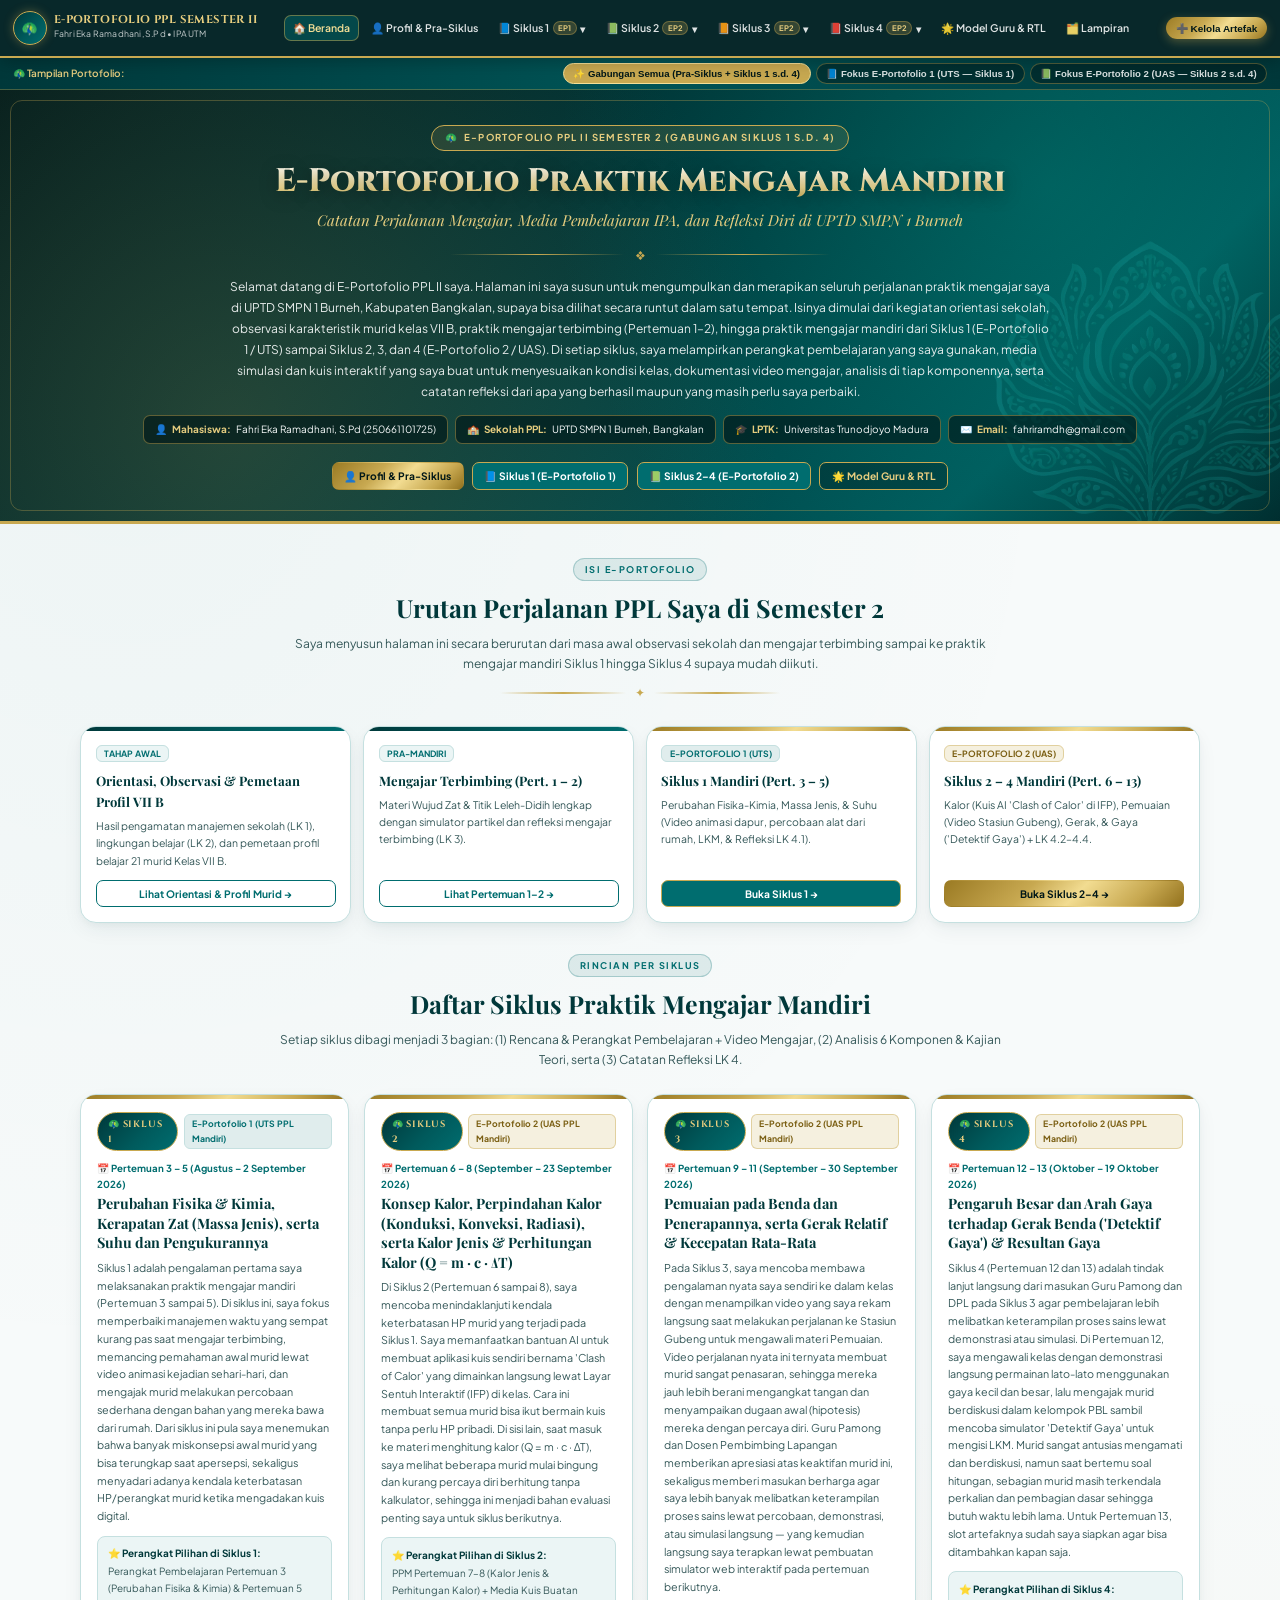
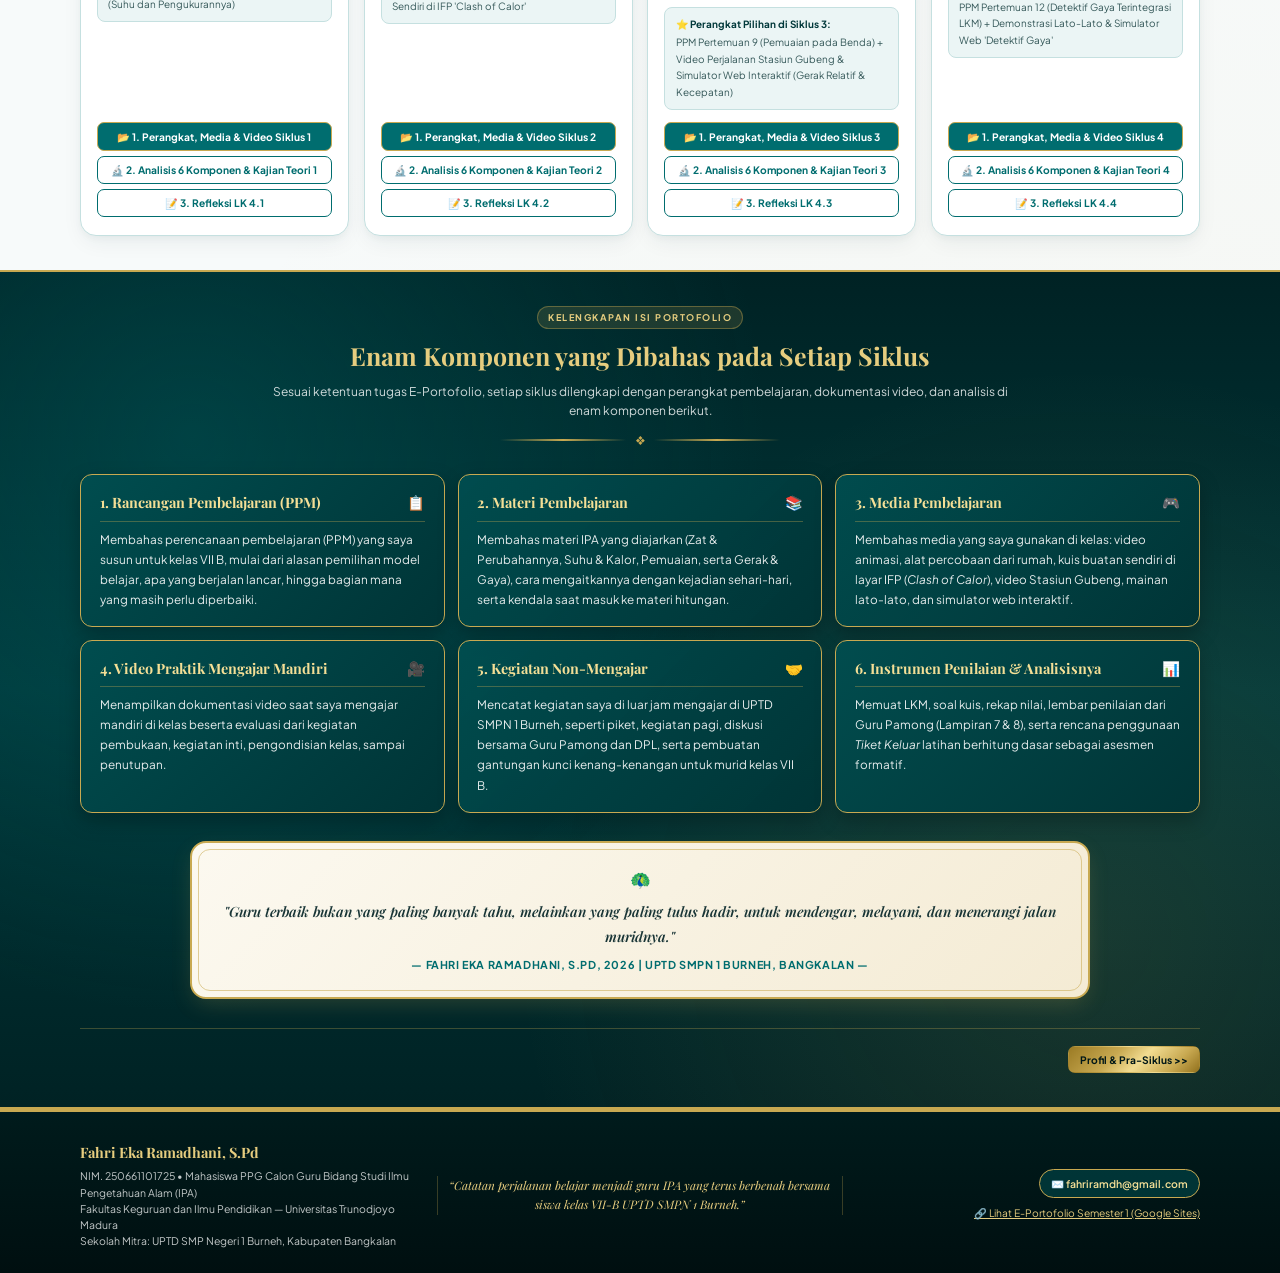
<file: index.html>
<!DOCTYPE html>
<html lang="id">
<head>
  <meta charset="UTF-8" />
  <meta name="viewport" content="width=device-width, initial-scale=1.0" />
  <title>E-Portofolio PPL II (Siklus 1 s.d. 4) — Fahri Eka Ramadhani, S.Pd</title>
  <meta name="description" content="E-Portofolio Praktik Pengalaman Lapangan (PPL) II Semester 2 (Siklus 1 s.d. Siklus 4) — Fahri Eka Ramadhani, S.Pd | PPG Calon Guru Bidang Studi IPA Universitas Trunojoyo Madura di UPTD SMPN 1 Burneh." />

  <!-- Google Fonts: Cinzel, Playfair Display, & Plus Jakarta Sans -->
  <link rel="preconnect" href="https://fonts.googleapis.com" />
  <link rel="preconnect" href="https://fonts.gstatic.com" crossorigin />
  <link href="https://fonts.googleapis.com/css2?family=Cinzel:wght@500;600;700;800&family=Playfair+Display:ital,wght@0,600;0,700;0,800;1,600&family=Plus+Jakarta+Sans:wght@400;500;600;700;800&display=swap" rel="stylesheet" />

  <!-- Tema Peacock Reyog (#006D6F, #C8A951, #00383A, #F7FAFA) -->
  <link rel="stylesheet" href="styles.css" />
</head>
<body>

  <!-- ========================================================================
       STICKY TOP NAVBAR (PROPORSIONAL PADA ZOOM 100% LAPTOP)
       ======================================================================== -->
  <header class="top-navbar">
    <div class="navbar-container">
      <!-- Brand / Identitas Singkat -->
      <a class="brand-logo" onclick="navigateTo('beranda')">
        <div class="brand-crest" title="E-Portofolio PPL Semester II">🦚</div>
        <div class="brand-text-wrap">
          <span class="brand-title">E-PORTOFOLIO PPL SEMESTER II</span>
          <span class="brand-subtitle">Fahri Eka Ramadhani, S.Pd • IPA UTM</span>
        </div>
      </a>

      <!-- Menu Navigasi Utama -->
      <ul class="nav-menu" id="main-nav-menu">
        <li class="nav-item">
          <button class="nav-link active" data-page="beranda" onclick="navigateTo('beranda')">
            🏠 Beranda
          </button>
        </li>

        <li class="nav-item">
          <button class="nav-link" data-page="profil" onclick="navigateTo('profil')">
            👤 Profil &amp; Pra-Siklus
          </button>
        </li>

        <!-- SIKLUS 1 (E-Portofolio 1 / UTS) -->
        <li class="nav-item">
          <button class="nav-link" data-page="siklus-1" onclick="navigateTo('siklus-1', 'perangkat')">
            📘 Siklus 1 <span class="badge-ep">EP1</span> ▾
          </button>
          <div class="dropdown-menu">
            <button class="dropdown-item" onclick="navigateTo('siklus-1', 'perangkat')">
              📂 Rencana &amp; Perangkat (Pert. 3–5)
            </button>
            <button class="dropdown-item" onclick="navigateTo('siklus-1', 'analisis')">
              🔬 Analisis 6 Komponen Artefak
            </button>
            <div class="dropdown-divider"></div>
            <button class="dropdown-item" onclick="navigateTo('siklus-1', 'refleksi')">
              📝 Refleksi LK 4.1 &amp; Penilaian GP
            </button>
          </div>
        </li>

        <!-- SIKLUS 2 (E-Portofolio 2 / UAS) -->
        <li class="nav-item">
          <button class="nav-link" data-page="siklus-2" onclick="navigateTo('siklus-2', 'perangkat')">
            📗 Siklus 2 <span class="badge-ep">EP2</span> ▾
          </button>
          <div class="dropdown-menu">
            <button class="dropdown-item" onclick="navigateTo('siklus-2', 'perangkat')">
              📂 Rencana &amp; Perangkat (Pert. 6–8)
            </button>
            <button class="dropdown-item" onclick="navigateTo('siklus-2', 'analisis')">
              🔬 Analisis 6 Komponen Artefak
            </button>
            <div class="dropdown-divider"></div>
            <button class="dropdown-item" onclick="navigateTo('siklus-2', 'refleksi')">
              📝 Refleksi LK 4.2 &amp; Penilaian GP
            </button>
          </div>
        </li>

        <!-- SIKLUS 3 (E-Portofolio 2 / UAS) -->
        <li class="nav-item">
          <button class="nav-link" data-page="siklus-3" onclick="navigateTo('siklus-3', 'perangkat')">
            📙 Siklus 3 <span class="badge-ep">EP2</span> ▾
          </button>
          <div class="dropdown-menu">
            <button class="dropdown-item" onclick="navigateTo('siklus-3', 'perangkat')">
              📂 Rencana &amp; Perangkat (Pert. 9–11)
            </button>
            <button class="dropdown-item" onclick="navigateTo('siklus-3', 'analisis')">
              🔬 Analisis 6 Komponen Artefak
            </button>
            <div class="dropdown-divider"></div>
            <button class="dropdown-item" onclick="navigateTo('siklus-3', 'refleksi')">
              📝 Refleksi LK 4.3 &amp; Penilaian GP
            </button>
          </div>
        </li>

        <!-- SIKLUS 4 (E-Portofolio 2 / UAS) -->
        <li class="nav-item">
          <button class="nav-link" data-page="siklus-4" onclick="navigateTo('siklus-4', 'perangkat')">
            📕 Siklus 4 <span class="badge-ep">EP2</span> ▾
          </button>
          <div class="dropdown-menu">
            <button class="dropdown-item" onclick="navigateTo('siklus-4', 'perangkat')">
              📂 Rencana &amp; Perangkat (Pert. 12–13)
            </button>
            <button class="dropdown-item" onclick="navigateTo('siklus-4', 'analisis')">
              🔬 Analisis 6 Komponen Artefak
            </button>
            <div class="dropdown-divider"></div>
            <button class="dropdown-item" onclick="navigateTo('siklus-4', 'refleksi')">
              📝 Refleksi LK 4.4 &amp; Penilaian GP
            </button>
          </div>
        </li>

        <li class="nav-item">
          <button class="nav-link" data-page="model-guru" onclick="navigateTo('model-guru')">
            🌟 Model Guru &amp; RTL
          </button>
        </li>

        <li class="nav-item">
          <button class="nav-link" data-page="lampiran" onclick="navigateTo('lampiran')">
            🗂️ Lampiran
          </button>
        </li>
      </ul>

      <!-- Tombol Aksi Cepat: Upload / Tambah Artefak -->
      <div class="nav-actions">
        <button class="btn-manage-artefak" onclick="openArtefakManager('siklus-4', 's4-pert13')" title="Tambahkan atau unggah artefak baru (termasuk slot Pertemuan 13 & Dokumentasi)">
          ➕ Kelola Artefak
        </button>
        <button class="mobile-menu-btn" onclick="toggleMobileMenu()" aria-label="Buka Menu">
          ☰
        </button>
      </div>
    </div>
  </header>

  <!-- ========================================================================
       BAR FILTER CAKUPAN TUGAS (GABUNGAN vs E-PORTOFOLIO 1 UTS vs E-PORTOFOLIO 2 UAS)
       ======================================================================== -->
  <div class="scope-bar">
    <div class="scope-bar-inner">
      <div class="scope-label">
        <span>🦚 Tampilan Portofolio:</span>
      </div>
      <div class="scope-pills">
        <button class="scope-pill active" data-scope="all" onclick="setScopeMode('all')">
          ✨ Gabungan Semua (Pra-Siklus + Siklus 1 s.d. 4)
        </button>
        <button class="scope-pill" data-scope="ep1" onclick="setScopeMode('ep1')">
          📘 Fokus E-Portofolio 1 (UTS — Siklus 1)
        </button>
        <button class="scope-pill" data-scope="ep2" onclick="setScopeMode('ep2')">
          📗 Fokus E-Portofolio 2 (UAS — Siklus 2 s.d. 4)
        </button>
      </div>
    </div>
  </div>

  <!-- ========================================================================
       KONTAINER KONTEN UTAMA (DI-RENDER DINAMIS OLEH APP.JS)
       ======================================================================== -->
  <main id="app-main-content"></main>

  <!-- ========================================================================
       ROYAL FOOTER
       ======================================================================== -->
  <footer class="royal-footer">
    <div class="footer-grid">
      <div class="footer-col-left">
        <h3>Fahri Eka Ramadhani, S.Pd</h3>
        <p>
          NIM. 250661101725 • Mahasiswa PPG Calon Guru Bidang Studi Ilmu Pengetahuan Alam (IPA)<br />
          Fakultas Keguruan dan Ilmu Pendidikan — Universitas Trunodjoyo Madura<br />
          Sekolah Mitra: UPTD SMP Negeri 1 Burneh, Kabupaten Bangkalan
        </p>
      </div>

      <div class="footer-col-center">
        <p>
          “Catatan perjalanan belajar menjadi guru IPA yang terus berbenah bersama siswa kelas VII-B UPTD SMPN 1 Burneh.”
        </p>
      </div>

      <div class="footer-col-right">
        <a class="footer-email-pill" href="mailto:fahriramdh@gmail.com">
          ✉️ fahriramdh@gmail.com
        </a>
        <div>
          <a href="https://sites.google.com/view/e-portofolio-fahriramdh/beranda" target="_blank" rel="noopener" style="color:var(--reyog-gold-light);text-decoration:underline;font-size:0.8rem;">
            🔗 Lihat E-Portofolio Semester 1 (Google Sites)
          </a>
        </div>
      </div>
    </div>
  </footer>

  <!-- ========================================================================
       MODAL UNIVERSAL
       ======================================================================== -->
  <div class="modal-backdrop" id="universal-modal" onclick="if(event.target === this) closeUniversalModal()">
    <div class="modal-window">
      <div class="modal-header">
        <h3 class="modal-title" id="modal-title-text">Pratinjau Artefak Pembelajaran</h3>
        <button class="modal-close-btn" onclick="closeUniversalModal()" title="Tutup">✕</button>
      </div>
      <div class="modal-body" id="modal-body-content"></div>
    </div>
  </div>

  <!-- Database Konten Lengkap & Aplikasi Interaktif -->
  <script src="data.js"></script>
  <script src="app.js"></script>
</body>
</html>
</file>
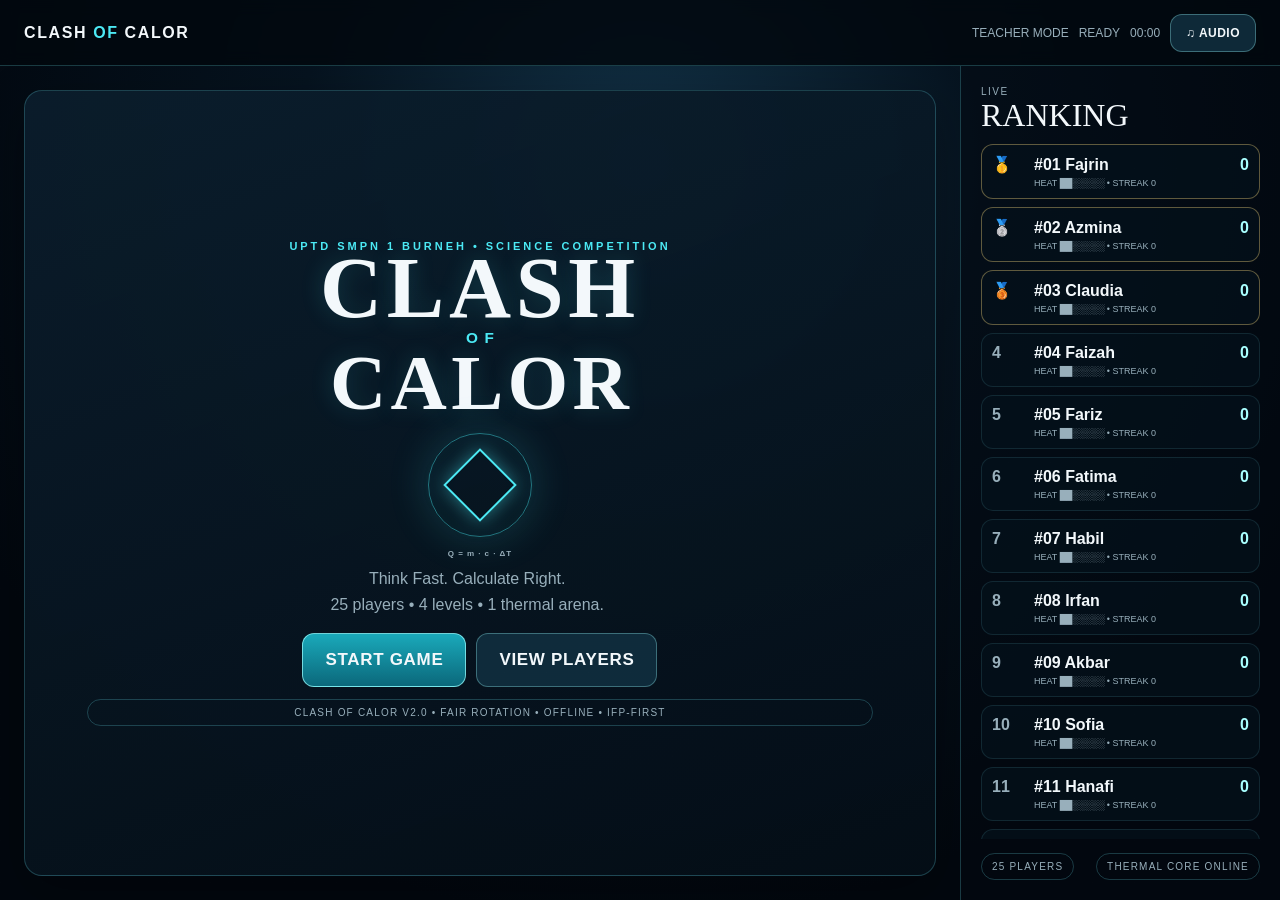
<file: assets/simulators/clash_of_calor.html>
<!doctype html><html lang='id'><head><meta charset='utf-8'><meta name='viewport' content='width=device-width,initial-scale=1'><title>Clash of Calor v1.2</title><style>
:root{--bg:#02070e;--panel:#081827;--cyan:#4ce9f4;--cyan2:#a9ffff;--muted:#98afbb;--line:rgba(100,220,235,.24);--good:#72f0a7;--gold:#f4d479;--danger:#ff7382}
*{box-sizing:border-box}html,body{margin:0;width:100%;height:100%;overflow:hidden;font-family:Inter,Segoe UI,Arial,sans-serif;background:radial-gradient(circle at 50% 18%,#123247 0,#06131f 35%,#02070e 78%);color:#f3f8fb}
body{overflow-x:hidden}button{font:inherit}
body:before{content:"";position:fixed;inset:0;pointer-events:none;opacity:.24;background:linear-gradient(rgba(255,255,255,.025) 1px,transparent 1px),linear-gradient(90deg,rgba(255,255,255,.025) 1px,transparent 1px);background-size:42px 42px}
#app{height:100vh;display:flex;flex-direction:column;overflow:hidden}.topbar{height:66px;border-bottom:1px solid var(--line);display:flex;align-items:center;justify-content:space-between;padding:0 24px;background:rgba(2,8,14,.82);backdrop-filter:blur(8px)}
.brand{font-weight:900;letter-spacing:.1em}.brand span{color:var(--cyan)}.topmeta{display:flex;gap:10px;align-items:center;color:var(--muted);font-size:12px}
 .main{flex:1;min-height:0;display:grid;grid-template-columns:minmax(0,1fr) 320px;overflow:hidden} .arena{min-width:0;min-height:0;padding:24px;display:flex;align-items:stretch;justify-content:center;overflow:hidden}.panel{background:linear-gradient(160deg,rgba(11,30,45,.92),rgba(4,14,23,.95));border:1px solid var(--line);border-radius:18px;box-shadow:0 16px 50px rgba(0,0,0,.28)}
 .screen{width:100%;height:100%;min-height:0;padding:28px;display:flex;flex-direction:column;overflow:hidden}.center{align-items:center;justify-content:center;text-align:center}.hidden{display:none!important}
.eyebrow{color:var(--cyan);font-size:11px;font-weight:900;letter-spacing:.27em;text-transform:uppercase}.heroTitle{font-family:Georgia, 'Times New Roman', serif;font-size:clamp(48px,7vw,92px);line-height:.88;letter-spacing:-.035em;text-shadow:0 0 28px rgba(71,232,242,.2);margin:14px 0}.heroTitle .small{display:block;font-size:.23em;letter-spacing:.4em;color:var(--cyan);margin:11px 0}
.core{width:96px;height:96px;border:2px solid rgba(71,232,242,.55);border-radius:50%;display:grid;place-items:center;box-shadow:0 0 34px rgba(71,232,242,.2),inset 0 0 26px rgba(71,232,242,.1)}.core:before{content:"";width:42px;height:42px;transform:rotate(45deg);border:2px solid var(--cyan);box-shadow:0 0 20px rgba(71,232,242,.5)}.core.overheat{animation:pulse .75s infinite}
@keyframes pulse{50%{transform:scale(1.04);filter:brightness(1.2)}}@keyframes fade{from{opacity:0;transform:translateY(10px)}to{opacity:1;transform:none}}@keyframes flash{0%{opacity:.1;transform:scale(.94)}45%{opacity:1;transform:scale(1.03)}100%{opacity:1}}
.fade{animation:fade .5s ease both}.flash{animation:flash .6s ease both}
.subtitle{max-width:760px;color:var(--muted);line-height:1.6}.btn{border:1px solid rgba(157,255,255,.32);background:rgba(18,49,67,.82);color:#f3f8fb;padding:11px 15px;border-radius:12px;cursor:pointer;font-weight:800;letter-spacing:.04em}.btn:hover{border-color:var(--cyan);box-shadow:0 0 18px rgba(71,232,242,.13)}.btn.primary{background:linear-gradient(180deg,#1aa9ba,#0b687b);border-color:rgba(157,255,255,.7)}.btn.big{padding:16px 22px;font-size:17px}
.cards{display:grid;grid-template-columns:repeat(5,1fr);gap:10px;max-height:42vh;overflow:auto;padding-right:2px}.card{padding:13px;border:1px solid var(--line);border-radius:13px;background:rgba(3,13,22,.72)}.card strong{display:block;margin:5px 0}.card small{color:var(--muted)}
.qhead{display:flex;justify-content:space-between;align-items:center;color:var(--muted);font-size:12px;letter-spacing:.11em;text-transform:uppercase}.progress{height:8px;border:1px solid var(--line);background:#06111b;border-radius:99px;overflow:hidden;margin-top:12px}.progress>div{height:100%;background:linear-gradient(90deg,#0e7181,var(--cyan));transition:.25s}
.timer{font-size:50px;font-weight:900;color:var(--cyan);text-shadow:0 0 18px rgba(71,232,242,.35);text-align:center;margin-top:14px}.qtext{font-size:clamp(24px,2.8vw,38px);line-height:1.25;text-align:center;margin:12px 0 18px}.thinkBox{max-width:900px;width:100%;margin:auto;padding:20px;border:1px solid rgba(100,220,235,.18);border-radius:16px;background:rgba(4,15,24,.65);text-align:center}.thinkBox b{font-size:22px}.thinkBox{flex:0 0 auto}
.footerbar{display:flex;justify-content:space-between;align-items:center;gap:10px;margin-top:auto;padding-top:14px}.tag{padding:7px 10px;border:1px solid var(--line);border-radius:999px;color:var(--muted);font-size:10px;letter-spacing:.12em;text-transform:uppercase}
 .sidebar{min-width:0;min-height:0;border-left:1px solid var(--line);background:rgba(2,9,16,.5);padding:20px;display:flex;flex-direction:column;overflow:hidden}.sideTitle{font:32px Georgia,serif}.sideSub{font-size:10px;color:var(--muted);letter-spacing:.15em}.ranklist{display:flex;flex-direction:column;gap:8px;overflow:auto;margin-top:10px}.rank{display:grid;grid-template-columns:34px 1fr auto;gap:8px;align-items:center;padding:10px;border:1px solid rgba(115,220,235,.12);border-radius:12px;background:rgba(5,18,28,.7)}.rank.top{border-color:rgba(244,212,121,.38)}.rank .pos{color:var(--muted);font-weight:900}.rank .nm{font-weight:800}.rank .score{color:var(--cyan2);font-weight:900}.rank .heat{grid-column:2/4;font-size:9px;color:var(--muted);margin-top:-4px}
.modal{position:fixed;inset:0;background:rgba(0,5,9,.86);backdrop-filter:blur(8px);display:grid;place-items:center;z-index:30;padding:18px}.modalCard{width:min(900px,96vw);max-height:92vh;overflow:auto;padding:24px}
.lockSequence{display:grid;grid-template-columns:repeat(5,1fr);gap:9px;margin-top:14px}.lockSlot{padding:11px 7px;border:1px solid rgba(115,220,235,.15);border-radius:12px;background:rgba(4,14,24,.72);text-align:center;min-height:78px}.lockSlot.active{border-color:var(--cyan);box-shadow:0 0 22px rgba(71,232,242,.15)}.lockSlot.done{border-color:rgba(114,240,167,.34)}.lockSlot .num{font-size:9px;color:var(--muted);letter-spacing:.1em}.lockSlot .who{font-weight:800;margin-top:5px}.lockSlot .state{font-size:9px;color:var(--cyan);margin-top:4px}
.gridPlayers{display:grid;grid-template-columns:repeat(5,1fr);gap:8px;margin-top:15px}.playerBtn{padding:11px 8px;border:1px solid var(--line);border-radius:12px;background:rgba(7,24,37,.82);color:#f3f8fb;cursor:pointer}.playerBtn.selected{border-color:var(--cyan);box-shadow:0 0 22px rgba(71,232,242,.16)}.playerBtn.locked{opacity:.45;cursor:default}
.freeze{padding:17px;text-align:center;border:1px solid rgba(71,232,242,.2);border-radius:14px;background:rgba(5,17,28,.75)}.bigChoice{font-size:28px;font-weight:900;color:var(--cyan2)}.answers{display:grid;grid-template-columns:1fr 1fr;gap:11px;margin-top:11px}.answer{min-height:80px;text-align:left;padding:16px;border:1px solid var(--line);border-radius:14px;background:rgba(7,24,37,.85);color:#f3f8fb;cursor:pointer;font-size:18px}.answer:hover{border-color:var(--cyan);box-shadow:0 0 20px rgba(71,232,242,.12)}.answer .letter{display:inline-grid;place-items:center;width:32px;height:32px;border:1px solid var(--line);border-radius:9px;margin-right:9px;color:var(--cyan);font-weight:900}
.revealStage{min-height:220px;display:grid;place-items:center}.revealAnswer{font:900 clamp(54px,8vw,100px)/.9 Georgia,serif}.revealAnswer small{display:block;font:900 11px Inter,Segoe UI,Arial,sans-serif;color:var(--cyan);letter-spacing:.2em;margin-bottom:12px}.revealGrid{display:grid;grid-template-columns:repeat(5,1fr);gap:9px;margin-top:13px}.revealCard{padding:12px 8px;text-align:center;border:1px solid var(--line);border-radius:12px;background:rgba(4,14,24,.72)}.revealCard.good{border-color:rgba(114,240,167,.38)}.revealCard.bad{border-color:rgba(255,115,130,.35)}.delta{font-size:28px;font-weight:900}
.alert{padding:16px;border:1px solid rgba(244,212,121,.35);border-radius:14px;background:rgba(80,62,25,.15);max-width:760px;text-align:left;line-height:1.6}.stats{display:grid;grid-template-columns:repeat(4,1fr);gap:9px;width:min(820px,100%);margin-top:12px}.stat{padding:14px;border:1px solid var(--line);border-radius:12px;text-align:center}.stat b{display:block;font-size:24px;color:var(--cyan)}.stat span{font-size:9px;color:var(--muted);letter-spacing:.1em;text-transform:uppercase}.finalRankGrid{display:grid;grid-template-columns:1fr 1fr;gap:9px;width:min(820px,100%);margin-top:14px}.finalRankItem{display:grid;grid-template-columns:42px 1fr auto;gap:8px;align-items:center;padding:10px;border:1px solid rgba(115,220,235,.12);border-radius:11px;background:rgba(5,18,28,.7)}
@media(max-width:1000px){.main{grid-template-columns:1fr}.sidebar{display:none}.cards{grid-template-columns:repeat(3,1fr)}}@media(max-width:650px){.arena{padding:12px}.screen{padding:18px;min-height:calc(100vh - 95px)}.cards{grid-template-columns:1fr 1fr}.gridPlayers{grid-template-columns:repeat(3,1fr)}.lockSequence{grid-template-columns:repeat(2,1fr)}.answers{grid-template-columns:1fr}.revealGrid{grid-template-columns:repeat(2,1fr)}.stats,.finalRankGrid{grid-template-columns:1fr 1fr}.topbar{padding:0 12px}.topmeta{gap:8px}.topmeta span{display:none}}

.clashHint{padding:13px 15px;border:1px solid rgba(71,232,242,.2);border-radius:13px;background:rgba(4,15,24,.7);line-height:1.5;color:#d8ebf0}
.freePlayer{position:relative}.freePlayer.ready{border-color:rgba(71,232,242,.38);box-shadow:0 0 18px rgba(71,232,242,.08)}
.freePlayer.ready:after{content:"TAP TO LOCK";position:absolute;right:7px;top:7px;font-size:8px;letter-spacing:.08em;color:var(--cyan)}
.freePlayer.locked:after{content:"LOCKED";position:absolute;right:7px;top:7px;font-size:8px;letter-spacing:.08em;color:var(--good)}
.lockedBanner{padding:15px;border:1px solid rgba(114,240,167,.3);border-radius:13px;background:rgba(25,77,52,.14);text-align:center}
.smallcaps{font-size:9px;letter-spacing:.14em;text-transform:uppercase;color:var(--muted)}


.screen.center{align-items:center;justify-content:center;text-align:center}
.startContent{width:min(820px,92%);margin:auto}
.setupContent{width:100%;max-width:980px;margin:auto}
.gameContent{width:100%;max-width:1080px;margin:0 auto;min-height:0;display:flex;flex-direction:column}
.questionArea{flex:1;min-height:0;display:flex;flex-direction:column;justify-content:flex-start}
.questionArea .thinkBox{margin-top:8px}
#rankList,#lbBig{min-height:0}
.sidebar .ranklist{flex:1;overflow:auto;scrollbar-width:thin}
@media(max-width:1000px){.main{grid-template-columns:1fr}.sidebar{display:none}}


.logoLockup{display:flex;flex-direction:column;align-items:center;justify-content:center;gap:4px;line-height:.86;text-align:center}
.logoClash,.logoCalor{font-family:Georgia,'Times New Roman',serif;font-weight:700;letter-spacing:.055em;text-shadow:0 0 24px rgba(71,232,242,.18);white-space:nowrap}
.logoClash{font-size:clamp(48px,7vw,86px)}
.logoOf{font:700 clamp(11px,1.2vw,16px)/1 Inter,Arial,sans-serif;letter-spacing:.42em;color:var(--cyan);margin-left:.42em}
.logoCalor{font-size:clamp(42px,6.5vw,78px);margin-left:.04em}
.logoMark{position:relative;width:104px;height:104px;border:1px solid rgba(71,232,242,.45);border-radius:50%;display:grid;place-items:center;margin:13px auto;box-shadow:0 0 42px rgba(71,232,242,.18),inset 0 0 28px rgba(71,232,242,.09)}
.logoMark:before{content:"";width:48px;height:48px;transform:rotate(45deg);border:2px solid var(--cyan);box-shadow:0 0 20px rgba(71,232,242,.5)}
.logoMark:after{content:"Q = m · c · ΔT";position:absolute;bottom:-22px;font:800 8px Inter,Arial,sans-serif;letter-spacing:.12em;color:var(--muted);white-space:nowrap}
.phaseBadge{display:inline-flex;align-items:center;gap:8px;padding:8px 11px;border:1px solid rgba(71,232,242,.2);border-radius:999px;background:rgba(4,15,24,.55);font-size:10px;color:var(--muted);letter-spacing:.12em}
.audioPanel{position:fixed;right:18px;bottom:18px;z-index:25;width:min(360px,calc(100vw - 36px));padding:15px;border:1px solid var(--line);border-radius:15px;background:rgba(4,14,23,.95);box-shadow:0 14px 45px rgba(0,0,0,.35);backdrop-filter:blur(8px)}
.audioRow{display:flex;align-items:center;gap:9px;flex-wrap:wrap}.audioPanel input[type=file]{width:100%;font-size:11px;color:var(--muted)}
.audioPanel input[type=range]{width:140px}.audioPhase{display:grid;grid-template-columns:1fr 1fr;gap:8px;margin-top:8px}
.audioPhase button{font-size:10px;padding:9px}.audioStatus{font-size:10px;color:var(--muted);line-height:1.45;margin-top:7px}
.hiddenAudio{display:none!important}
@media(max-width:650px){.audioPanel{left:12px;right:12px;width:auto}.audioPhase{grid-template-columns:1fr 1fr}}


.clashQuestionRecap{padding:15px 17px;border:1px solid rgba(71,232,242,.22);border-radius:14px;background:linear-gradient(160deg,rgba(9,30,43,.88),rgba(4,15,24,.94));margin:12px 0}
.clashQuestionRecap .qRecapText{font-size:20px;line-height:1.35;margin-top:6px;color:#f4f8fb}
.clashMetaLine{display:flex;justify-content:space-between;gap:10px;flex-wrap:wrap;color:var(--muted);font-size:10px;text-transform:uppercase;letter-spacing:.12em}
</style></head><body>
<div id="app">
<header class="topbar"><div class="brand">CLASH <span>OF</span> CALOR</div><div class="topmeta"><span id="modeLabel">TEACHER MODE</span><span id="roundLabel">READY</span><span id="timerMini">00:00</span><button id="audioOpen" class="btn">♫ AUDIO</button></div></header>
<div class="main"><main class="arena">
<section id="startScreen" class="panel screen center"><div class="startContent">
<div class="eyebrow">UPTD SMPN 1 BURNEH • SCIENCE COMPETITION</div><div class="logoLockup">
  <div class="logoClash">CLASH</div>
  <div class="logoOf">OF</div>
  <div class="logoCalor">CALOR</div>
  <div class="logoMark"></div>
</div>
<p class="subtitle">Think Fast. Calculate Right.<br>25 players • 4 levels • 1 thermal arena.</p>
<div style="display:flex;gap:10px;flex-wrap:wrap;justify-content:center"><button id="startBtn" class="btn primary big" type="button">START GAME</button><button id="viewPlayersBtn" class="btn big" type="button">VIEW PLAYERS</button></div>
<div class="tag" style="margin-top:12px">Clash of Calor v2.0 • Fair Rotation • Offline • IFP-first</div></div></section>
<section id="cinematicScreen" class="panel screen center hidden"><div class="startContent"><div class="eyebrow fade">UPTD SMPN 1 BURNEH • SCIENCE COMPETITION</div><div class="logoLockup fade">
  <div class="logoClash">CLASH</div>
  <div class="logoOf">OF</div>
  <div class="logoCalor">CALOR</div>
  <div class="logoMark"></div>
</div><p class="subtitle">25 CONTENDERS • 20 CHALLENGES • ONE CALOR CHAMPION</p><div id="cinematicCount" class="timer">3</div></div></section>
<section id="setupScreen" class="panel screen hidden"><div class="setupContent"><div class="eyebrow">GAME SETUP</div><h2 style="font:38px Georgia,serif;margin:8px 0">Choose the Clash rotation</h2><p class="subtitle">Semua siswa mengerjakan setiap soal di lembar. Lima siswa dalam satu pool mendapat giliran lock-in di IFP.</p><div class="alert" style="margin:12px auto;max-width:820px;text-align:center"><b>FAIR ROTATION:</b> 20 soal = 4 level × 5 soal. Setiap siswa mendapat <b>4 kesempatan CLASH</b> — tepat 1 kali di setiap level.</div><div id="poolCards" class="cards"></div><div style="margin-top:18px"><button id="beginRoundBtn" class="btn primary">BEGIN ROUND 1</button></div></div></section>
<section id="gameScreen" class="panel screen hidden"><div class="gameContent"><div class="qhead"><span id="levelText">CALOR BASIC</span><span>SOAL <b id="qNum">1</b> / <b>20</b></span></div><div class="progress"><div id="progressBar" style="width:5.5%"></div></div><div class="timer" id="timer">20</div><div class="qtext" id="questionText"></div><div id="answerArea"></div><div class="footerbar"><span class="tag" id="poolTag">CLASH POOL A</span><span class="tag" id="questionScoreTag">+100 BASE</span><div style="display:flex;gap:8px"><button id="lbBtn" class="btn">LEADERBOARD</button><button id="pauseBtn" class="btn">PAUSE</button></div></div></div></section>
<section id="resultScreen" class="panel screen hidden center"><div class="eyebrow" id="resultEyebrow">ANSWER REVEAL</div><div class="heroTitle" style="font-size:56px" id="resultTitle">THE REVEAL</div><div id="resultMessage" style="width:100%"></div><div id="resultExplanation" style="width:100%;max-width:900px"></div><div style="display:flex;gap:10px;margin-top:18px"><button id="nextBtn" class="btn primary big">NEXT QUESTION</button><button id="lbBtn2" class="btn big">LEADERBOARD</button></div></section>
<section id="momentScreen" class="panel screen hidden center"><div class="eyebrow">CLUTCH MOMENT</div><div class="heroTitle" style="font-size:60px">RANKING SHIFT</div><div id="momentText" style="font-size:25px"></div><button id="momentBtn" class="btn primary big" style="margin-top:18px">CONTINUE</button></section>
<section id="classCheckScreen" class="panel screen hidden center"><div class="eyebrow">CLASS CHECK</div><div class="heroTitle" style="font-size:54px">PAUSE THE CLASH</div><div class="alert"><b id="classCheckTitle">CLASS CHECK</b><p id="classCheckText"></p></div><button id="resumeCheckBtn" class="btn primary big" style="margin-top:18px">RESUME CLASH</button></section>
<section id="finalScreen" class="panel screen hidden center"><div class="startContent"><div class="eyebrow">THE HEAT CALCULATION CHAMPIONSHIP</div><div class="logoLockup"><div class="logoCalor" style="font-size:64px">CALOR</div><div class="logoOf" style="margin-top:3px">CHAMPION</div></div><div class="core"></div><h2 id="championName" style="font:38px Georgia,serif"></h2><div id="finalStats" class="stats"></div><button id="playAgainBtn" class="btn primary big" style="margin-top:18px">PLAY AGAIN</button></div></section>
</main>
<aside class="sidebar"><div><div class="sideSub">LIVE</div><div class="sideTitle">RANKING</div></div><div id="rankList" class="ranklist"></div><div class="footerbar"><span class="tag">25 PLAYERS</span><span class="tag">THERMAL CORE ONLINE</span></div></aside></div>

<div id="audioPanel" class="audioPanel hidden">
  <div class="audioRow">
    <div class="eyebrow" style="margin-right:auto">AUDIO CONTROL</div>
    <button id="audioClose" class="btn">CLOSE</button>
  </div>
  <div class="audioRow" style="margin-top:8px">
    <button id="audioOriginal" class="btn primary">▶ PLAY ARENA MUSIC</button>
    <button id="audioStop" class="btn">STOP</button>
    <label class="smallcaps" style="display:flex;align-items:center;gap:7px">VOL <input id="audioVolume" type="range" min="0" max="1" step=".01" value=".6"></label>
  </div>
  <div class="audioPhase">
    <button id="audioPhaseOpening" class="btn">OPENING TRACK</button>
    <button id="audioPhaseThink" class="btn">THINK TRACK</button>
    <button id="audioPhaseClash" class="btn">CLASH TRACK</button>
    <button id="audioPhaseBoss" class="btn">BOSS TRACK</button>
  </div>
  <input id="audioFile" type="file" accept="audio/*" style="margin-top:9px">
  <div class="audioStatus" id="audioStatus">
    Pilih MP3/WAV milikmu untuk digunakan secara lokal di sesi ini. Tidak ada file yang dikirim ke internet.
  </div>
</div>
<div id="playerModal" class="modal hidden"><div class="modalCard panel"><div class="eyebrow">PLAYER ROSTER</div><h2 style="font:35px Georgia,serif">25 Contestants</h2><div id="playerGrid" class="gridPlayers"></div><button id="closePlayers" class="btn" style="margin-top:16px">CLOSE</button></div></div>
<div id="clashModal" class="modal hidden">
<div class="modalCard panel">
  <div class="eyebrow">CLASH PHASE</div>
  <h2 style="font:39px Georgia,serif;margin:6px 0">FREE-FOR-ALL LOCK-IN</h2>
  <div class="clashQuestionRecap">
    <div class="clashMetaLine"><span id="clashLevel">CURRENT QUESTION</span><span id="clashQuestionNo">SOAL 1 / 20</span></div>
    <div id="clashQuestionText" class="qRecapText"></div>
  </div>
  <div class="clashHint">
    <b>Aturan cepat:</b> kelima pemain boleh berebut menyentuh nama mereka kapan saja.
    Tidak ada giliran wajib. Begitu seorang pemain memilih namanya, ia langsung memilih jawaban.
    Pemain yang paling cepat <b>mengunci jawaban</b> mendapat bonus lebih besar.
  </div>
  <div id="lockSequence" class="lockSequence"></div><div id="clashPlayers" class="gridPlayers"></div>
  <div style="margin-top:14px" id="selectedPlayerArea" class="hidden">
    <div class="freeze">
      <div class="smallcaps">PLAYER LOCKING</div>
      <div id="selectedPlayerName" class="bigChoice"></div>
      <div style="color:var(--muted);margin-top:4px">Pilih jawabanmu sekarang.</div>
    </div>
    <div id="clashAnswerArea" class="answers"></div>
  </div>
  <div id="clashProgressArea" style="margin-top:15px" class="lockedBanner hidden">
    <b id="clashProgressText">0 / 5 LOCKED</b>
    <div style="color:var(--muted);margin-top:4px">Hasil belum direveal sampai kelima pemain selesai.</div>
  </div>
  <div id="allLockedArea" class="lockedBanner hidden" style="margin-top:10px"><b>FIVE LOCKED — REVEAL READY</b></div><div style="display:flex;justify-content:flex-end;margin-top:16px">
    <button id="revealBtn" class="btn primary hidden" disabled>REVEAL ANSWERS</button>
  </div>
</div>
</div>
<div id="pauseModal" class="modal hidden"><div class="modalCard panel center" style="width:min(500px,95vw)"><div class="eyebrow">PAUSED</div><div class="heroTitle" style="font-size:48px">GAME PAUSED</div><button id="resumeBtn" class="btn primary big">RESUME</button></div></div>
<div id="lbModal" class="modal hidden"><div class="modalCard panel"><div class="eyebrow">LIVE SCORE</div><h2 style="font:38px Georgia,serif">CURRENT RANKING</h2><div id="lbBig" class="ranklist"></div><button id="closeLB" class="btn" style="margin-top:16px">CLOSE</button></div></div>
<div id="toast" class="hidden" style="position:fixed;left:50%;bottom:24px;transform:translateX(-50%);z-index:60;background:#0b2635;border:1px solid var(--cyan);padding:11px 16px;border-radius:12px;box-shadow:0 10px 30px rgba(0,0,0,.35)"></div>
<script>
const PLAYERS = [{"id": "01", "name": "Fajrin"}, {"id": "02", "name": "Azmina"}, {"id": "03", "name": "Claudia"}, {"id": "04", "name": "Faizah"}, {"id": "05", "name": "Fariz"}, {"id": "06", "name": "Fatima"}, {"id": "07", "name": "Habil"}, {"id": "08", "name": "Irfan"}, {"id": "09", "name": "Akbar"}, {"id": "10", "name": "Sofia"}, {"id": "11", "name": "Hanafi"}, {"id": "12", "name": "Mila"}, {"id": "13", "name": "Rafli"}, {"id": "14", "name": "Hera"}, {"id": "15", "name": "Firdi"}, {"id": "16", "name": "Novi"}, {"id": "17", "name": "Anis"}, {"id": "18", "name": "Rizky"}, {"id": "19", "name": "Putri"}, {"id": "20", "name": "Refan"}, {"id": "21", "name": "Rehan"}, {"id": "22", "name": "Safira"}, {"id": "23", "name": "Sandi"}, {"id": "24", "name": "Nisa"}, {"id": "25", "name": "Fahmi"}];
const QUESTIONS = [{"level": "CALOR BASIC", "q": "Sebuah benda bermassa 2 kg memiliki kalor jenis 500 J/(kg·°C). Suhunya naik dari 20°C menjadi 50°C. Berapakah kalor yang diterima benda?", "opts": ["20.000 J", "30.000 J", "40.000 J", "50.000 J"], "a": 1, "value": 100, "explain": "ΔT = 50 − 20 = 30°C. Q = m·c·ΔT = 2 × 500 × 30 = 30.000 J."}, {"level": "CALOR BASIC", "q": "Air bermassa 2 kg dipanaskan dari 25°C menjadi 80°C. Jika c air = 4.200 J/(kg·°C), berapakah kalor yang diperlukan?", "opts": ["231.000 J", "420.000 J", "462.000 J", "504.000 J"], "a": 2, "value": 100, "explain": "ΔT = 80 − 25 = 55°C. Q = 2 × 4.200 × 55 = 462.000 J."}, {"level": "CALOR BASIC", "q": "Sebuah aluminium bermassa 1,5 kg memiliki c = 900 J/(kg·°C) dan dipanaskan 20°C. Besar kalor yang diterima adalah…", "opts": ["13.500 J", "27.000 J", "36.000 J", "54.000 J"], "a": 1, "value": 100, "explain": "Q = 1,5 × 900 × 20 = 27.000 J."}, {"level": "CALOR BASIC", "q": "Jika m = 3 kg, c = 400 J/(kg·°C), dan ΔT = 25°C, maka Q = …", "opts": ["10.000 J", "20.000 J", "30.000 J", "40.000 J"], "a": 2, "value": 100, "explain": "Q = 3 × 400 × 25 = 30.000 J."}, {"level": "CALOR BASIC", "q": "Sebuah benda menerima kalor 24.000 J. Jika massanya 2 kg dan ΔT = 20°C, kalor jenis benda adalah…", "opts": ["400 J/(kg·°C)", "500 J/(kg·°C)", "600 J/(kg·°C)", "700 J/(kg·°C)"], "a": 2, "value": 100, "explain": "c = Q/(m·ΔT) = 24.000/(2×20) = 600 J/(kg·°C)."}, {"level": "TEMPERATURE CLASH", "q": "Besi didinginkan dari 100°C menjadi 20°C. Nilai ΔT adalah…", "opts": ["−120°C", "−80°C", "+80°C", "+120°C"], "a": 1, "value": 100, "explain": "ΔT = Takhir − Tawal = 20 − 100 = −80°C. Tanda negatif menunjukkan penurunan suhu."}, {"level": "TEMPERATURE CLASH", "q": "Sebuah benda dipanaskan dari −10°C menjadi 30°C. ΔT adalah…", "opts": ["20°C", "30°C", "40°C", "−40°C"], "a": 2, "value": 100, "explain": "ΔT = 30 − (−10) = 40°C."}, {"level": "TEMPERATURE CLASH", "q": "Benda bersuhu 75°C didinginkan hingga 25°C. Jika Q = m·c·ΔT, tanda Q secara perhitungan adalah…", "opts": ["Positif", "Negatif", "Selalu nol", "Tidak dapat ditentukan"], "a": 1, "value": 100, "explain": "Karena ΔT negatif pada proses pendinginan, Q bernilai negatif untuk benda yang melepaskan kalor."}, {"level": "TEMPERATURE CLASH", "q": "Suhu awal suatu benda 15°C. Setelah menerima kalor, suhunya menjadi 55°C. ΔT = …", "opts": ["−40°C", "+40°C", "+70°C", "−70°C"], "a": 1, "value": 100, "explain": "ΔT = 55 − 15 = +40°C."}, {"level": "TEMPERATURE CLASH", "q": "Manakah urutan penulisan ΔT yang benar?", "opts": ["Tawal − Takhir", "Takhir − Tawal", "Tawal + Takhir", "Takhir ÷ Tawal"], "a": 1, "value": 100, "explain": "Gunakan ΔT = Takhir − Tawal."}, {"level": "VARIABLE HUNT", "q": "Sebuah benda menerima kalor 60.000 J. Jika c = 500 J/(kg·°C) dan ΔT = 20°C, massanya adalah…", "opts": ["3 kg", "4 kg", "5 kg", "6 kg"], "a": 3, "value": 150, "explain": "m = Q/(c·ΔT) = 60.000/(500×20) = 6 kg."}, {"level": "VARIABLE HUNT", "q": "Kalor 84.000 J diberikan pada 2 kg zat sehingga suhunya naik 20°C. Kalor jenis zat tersebut adalah…", "opts": ["1.800 J/(kg·°C)", "2.100 J/(kg·°C)", "2.400 J/(kg·°C)", "4.200 J/(kg·°C)"], "a": 1, "value": 150, "explain": "c = 84.000/(2×20) = 2.100 J/(kg·°C)."}, {"level": "VARIABLE HUNT", "q": "Sebuah logam c = 400 J/(kg·°C), menerima 32.000 J, dan mengalami kenaikan suhu 40°C. Massa logam adalah…", "opts": ["1 kg", "2 kg", "3 kg", "4 kg"], "a": 1, "value": 150, "explain": "m = 32.000/(400×40) = 2 kg."}, {"level": "VARIABLE HUNT", "q": "Jika Q = 45.000 J, m = 3 kg, dan c = 500 J/(kg·°C), perubahan suhu benda adalah…", "opts": ["15°C", "20°C", "30°C", "45°C"], "a": 2, "value": 150, "explain": "ΔT = Q/(m·c) = 45.000/(3×500) = 30°C."}, {"level": "VARIABLE HUNT", "q": "Suatu benda bermassa 4 kg memiliki c = 250 J/(kg·°C). Agar menerima 20.000 J, benda harus mengalami perubahan suhu sebesar…", "opts": ["10°C", "20°C", "30°C", "40°C"], "a": 1, "value": 150, "explain": "ΔT = 20.000/(4×250) = 20°C."}, {"level": "BOSS BATTLE", "q": "Daging bermassa 10 kg memiliki kalor jenis 3.500 J/(kg·K). Suhu berubah dari 27°C menjadi −10°C. Besar kalor yang dilepaskan daging adalah…", "opts": ["1.295.000 J", "1.050.000 J", "1.295.000.000 J", "129.500 J"], "a": 0, "value": 300, "explain": "ΔT = −10 − 27 = −37°C. Q = 10 × 3.500 × (−37) = −1.295.000 J. Besarnya kalor yang dilepaskan = 1.295.000 J."}, {"level": "BOSS BATTLE", "q": "Suatu zat bermassa 2,5 kg menerima kalor 75.000 J dan suhunya naik dari 20°C menjadi 50°C. Kalor jenis zat adalah…", "opts": ["500 J/(kg·°C)", "750 J/(kg·°C)", "1.000 J/(kg·°C)", "1.250 J/(kg·°C)"], "a": 2, "value": 300, "explain": "ΔT = 30°C. c = 75.000/(2,5×30) = 1.000 J/(kg·°C)."}, {"level": "BOSS BATTLE", "q": "Sebuah benda menerima 96.000 J sehingga suhunya naik 40°C. Jika kalor jenisnya 800 J/(kg·°C), massa benda adalah…", "opts": ["2 kg", "3 kg", "4 kg", "5 kg"], "a": 1, "value": 300, "explain": "m = 96.000/(800×40) = 3 kg."}, {"level": "BOSS BATTLE", "q": "Sebanyak 4 kg air didinginkan dari 90°C menjadi 40°C. Jika kalor jenis air 4.200 J/(kg·°C), besar kalor yang dilepaskan air adalah…", "opts": ["420.000 J", "630.000 J", "840.000 J", "1.008.000 J"], "a": 2, "value": 300, "explain": "ΔT = 40 − 90 = −50°C. Q = 4 × 4.200 × (−50) = −840.000 J. Besarnya kalor yang dilepaskan = 840.000 J."}, {"level": "BOSS BATTLE", "q": "Sebuah logam bermassa 3 kg menerima kalor 54.000 J sehingga suhunya naik dari 20°C menjadi 50°C. Kalor jenis logam tersebut adalah…", "opts": ["400 J/(kg·°C)", "500 J/(kg·°C)", "600 J/(kg·°C)", "900 J/(kg·°C)"], "a": 2, "value": 300, "explain": "ΔT = 50 − 20 = 30°C. c = Q/(m·ΔT) = 54.000/(3×30) = 600 J/(kg·°C)."}];
const state={scores:Object.fromEntries(PLAYERS.map(p=>[p.id,0])),stats:Object.fromEntries(PLAYERS.map(p=>[p.id,{correct:0,attempts:0,streak:0,bestStreak:0,clashWins:0}])),qIndex:0,poolIndex:0,timerId:null,remaining:20,paused:false,clashOrder:[],clashAnswers:{},currentPlayer:null,beforeScores:{},lastReport:[],clashTimes:{}};
const pools=[PLAYERS.slice(0,5),PLAYERS.slice(5,10),PLAYERS.slice(10,15),PLAYERS.slice(15,20),PLAYERS.slice(20,25)];
const $=id=>document.getElementById(id);
function show(id){["startScreen","cinematicScreen","setupScreen","gameScreen","resultScreen","momentScreen","classCheckScreen","finalScreen"].forEach(x=>$(x).classList.add("hidden"));$(id).classList.remove("hidden")}
function toast(msg){const t=$("toast");t.textContent=msg;t.classList.remove("hidden");clearTimeout(window.__toast);window.__toast=setTimeout(()=>t.classList.add("hidden"),1500)}
function renderRanking(target="rankList"){const sorted=[...PLAYERS].sort((a,b)=>state.scores[b.id]-state.scores[a.id]||Number(a.id)-Number(b.id));$(target).innerHTML=sorted.map((p,i)=>{const st=state.stats[p.id],heat=Math.min(100,20+st.streak*20);return `<div class="rank ${i<3?"top":""}"><div class="pos">${i===0?"🥇":i===1?"🥈":i===2?"🥉":i+1}</div><div class="nm">#${p.id} ${p.name}</div><div class="score">${state.scores[p.id].toLocaleString("id-ID")}</div><div class="heat">HEAT ${"█".repeat(Math.max(1,Math.ceil(heat/14)))}${"░".repeat(Math.max(0,7-Math.ceil(heat/14)))} • STREAK ${st.streak}</div></div>`}).join("")}
function resetState(){state.scores=Object.fromEntries(PLAYERS.map(p=>[p.id,0]));state.stats=Object.fromEntries(PLAYERS.map(p=>[p.id,{correct:0,attempts:0,streak:0,bestStreak:0,clashWins:0}]));state.qIndex=0;state.poolIndex=0;state.clashOrder=[];state.clashAnswers={};state.currentPlayer=null;state.clashTimes={}}


let localAudio = null;
let localAudioUrl = null;
let audioVolume = 0.6;
let audioTrackName = "";
let audioPhase = "opening";
let arenaGain = null;
let arenaTimer = null;
let arenaStep = 0;
let arenaStarted = false;

function ensureAudioContext(){
  if(!window.arenaAudioCtx){
    window.arenaAudioCtx = new (window.AudioContext||window.webkitAudioContext)();
    arenaGain = window.arenaAudioCtx.createGain();
    arenaGain.gain.value = audioVolume;
    arenaGain.connect(window.arenaAudioCtx.destination);
  }
  if(window.arenaAudioCtx.state === "suspended") return window.arenaAudioCtx.resume();
  return Promise.resolve();
}
function setAudioStatus(msg){
  const el=$("audioStatus");
  if(el) el.textContent=msg;
}
function stopLocalAudio(){
  if(localAudio){
    try{localAudio.pause()}catch(e){}
    try{localAudio.currentTime=0}catch(e){}
  }
}
function stopOriginalArena(){
  if(arenaTimer){clearTimeout(arenaTimer);arenaTimer=null;}
  arenaStarted=false;
}
function playTone(freq,dur,type,vol,when){
  const ctx=window.arenaAudioCtx;
  if(!ctx || !arenaGain) return;
  const osc=ctx.createOscillator(), gain=ctx.createGain();
  osc.type=type;
  osc.frequency.setValueAtTime(freq,when);
  gain.gain.setValueAtTime(0.0001,when);
  gain.gain.exponentialRampToValueAtTime(Math.max(0.0001,vol*audioVolume),when+0.02);
  gain.gain.exponentialRampToValueAtTime(0.0001,when+dur);
  osc.connect(gain); gain.connect(arenaGain);
  osc.start(when);osc.stop(when+dur+0.03);
}
function scheduleArenaStep(){
  if(!arenaStarted || !window.arenaAudioCtx) return;
  const ctx=window.arenaAudioCtx;
  const step=arenaStep++;
  const bpm = audioPhase==="boss" ? 118 : audioPhase==="clash" ? 112 : audioPhase==="think" ? 96 : 86;
  const beat=60/bpm;
  const scales = {
    opening:[55,65.41,73.42,82.41,98,82.41,73.42,65.41],
    think:[65.41,73.42,82.41,98,110,98,82.41,73.42],
    clash:[55,65.41,73.42,98,110,98,73.42,65.41],
    boss:[43.65,55,65.41,73.42,87.31,98,110,130.81]
  };
  const notes=scales[audioPhase]||scales.opening;
  const root=notes[step%notes.length];
  const now=ctx.currentTime+0.015;
  playTone(root, beat*0.72, audioPhase==="boss"?"sawtooth":"triangle", 0.048, now);
  if(step%2===0) playTone(root*2, beat*0.34, "sine", 0.018, now+0.04);
  if(step%4===0) playTone(root*1.5, beat*0.22, "triangle", 0.012, now+0.08);
  arenaTimer=setTimeout(scheduleArenaStep, beat*1000*0.92);
}
function setAudioPhase(phase){
  audioPhase=phase;
  if(localAudio && !localAudio.paused){
    setAudioStatus(`Custom track sedang berjalan • phase: ${phase}`);
    return;
  }
  if(arenaStarted){
    stopOriginalArena();
    startOriginalArena(phase);
  }
}
async function startOriginalArena(phase="opening"){
  audioPhase=phase;
  try{
    await ensureAudioContext();
    stopLocalAudio();
    stopOriginalArena();
    arenaStep=0;
    arenaStarted=true;
    scheduleArenaStep();
    setAudioStatus(`Original Arena Music • ${phase.toUpperCase()}`);
    $("audioOriginal").textContent="■ RESTART ARENA MUSIC";
  }catch(e){
    setAudioStatus("Audio gagal diaktifkan. Tekan PLAY ARENA MUSIC sekali lagi.");
  }
}
function loadAudioFile(file){
  if(!file) return;
  stopLocalAudio();
  stopOriginalArena();
  if(localAudioUrl) URL.revokeObjectURL(localAudioUrl);
  localAudioUrl=URL.createObjectURL(file);
  localAudio=new Audio(localAudioUrl);
  localAudio.preload="auto";
  localAudio.loop=true;
  localAudio.volume=audioVolume;
  audioTrackName=file.name;
  setAudioStatus(`Loaded custom track: ${file.name}`);
}
async function playCustomOrArena(phase){
  setAudioPhase(phase);
  if(localAudio){
    stopOriginalArena();
    localAudio.volume=audioVolume;
    try{
      await localAudio.play();
      setAudioStatus(`Playing custom track • ${audioTrackName} • ${phase.toUpperCase()}`);
    }catch(e){
      setAudioStatus("Custom audio belum dapat diputar. Browser meminta interaksi pengguna lagi.");
    }
  }else{
    startOriginalArena(phase);
  }
}
function setMusicVolume(v){
  audioVolume=Number(v);
  if(arenaGain) arenaGain.gain.value=audioVolume;
  if(localAudio) localAudio.volume=audioVolume;
}
function openAudio(){$("audioPanel").classList.remove("hidden")}
function closeAudio(){$("audioPanel").classList.add("hidden")}
function init(){
 $("audioOpen").addEventListener("click",openAudio);
 $("audioClose").addEventListener("click",closeAudio);
 $("audioStop").addEventListener("click",()=>{stopLocalAudio();stopOriginalArena();setAudioStatus("Audio dihentikan.")});
 $("audioOriginal").addEventListener("click",()=>playCustomOrArena(audioPhase));
 $("audioVolume").addEventListener("input",e=>setMusicVolume(e.target.value));
 $("audioFile").addEventListener("change",e=>loadAudioFile(e.target.files[0]));
 $("audioPhaseOpening").addEventListener("click",()=>playCustomOrArena("opening"));
 $("audioPhaseThink").addEventListener("click",()=>playCustomOrArena("think"));
 $("audioPhaseClash").addEventListener("click",()=>playCustomOrArena("clash"));
 $("audioPhaseBoss").addEventListener("click",()=>playCustomOrArena("boss"));

 $("startBtn").addEventListener("click",()=>{resetState();showCinematic()});
 $("viewPlayersBtn").addEventListener("click",()=>{$("playerGrid").innerHTML=PLAYERS.map(p=>`<button class="playerBtn"><b>#${p.id}</b><br>${p.name}</button>`).join("");$("playerModal").classList.remove("hidden")});
 $("closePlayers").addEventListener("click",()=> $("playerModal").classList.add("hidden"));
 $("beginRoundBtn").addEventListener("click",()=>{show("gameScreen");loadQuestion()});
 $("pauseBtn").addEventListener("click",()=>{state.paused=true;$("pauseModal").classList.remove("hidden")});
 $("resumeBtn").addEventListener("click",()=>{state.paused=false;$("pauseModal").classList.add("hidden")});
 $("lbBtn").addEventListener("click",()=>{$("lbModal").classList.remove("hidden");renderRanking("lbBig")});
 $("closeLB").addEventListener("click",()=> $("lbModal").classList.add("hidden"));
 $("lbBtn2").addEventListener("click",()=>{$("lbModal").classList.remove("hidden");renderRanking("lbBig")});
 $("revealBtn").addEventListener("click",revealClash);
 $("nextBtn").addEventListener("click",nextQuestion);
 $("momentBtn").addEventListener("click",()=>{show("resultScreen");setTimeout(maybeClassCheck,250)});
 $("resumeCheckBtn").addEventListener("click",()=>show("resultScreen"));
 $("playAgainBtn").addEventListener("click",()=>{resetState();showCinematic()});
 renderRanking();
}
function showCinematic(){openAudio();show("cinematicScreen");$("cinematicCount").textContent="3";let n=3;clearInterval(window.__intro);window.__intro=setInterval(()=>{n--;$("cinematicCount").textContent=n>0?n:"GO";if(n<=0){clearInterval(window.__intro);setTimeout(()=>show("setupScreen"),650)}},650)}
function loadQuestion(){closeAudio();const q=QUESTIONS[state.qIndex];clearInterval(state.timerId);$("levelText").textContent=q.level;$("roundLabel").textContent=`ROUND ${Math.floor(state.qIndex/5)+1}`;$("qNum").textContent=state.qIndex+1;$("progressBar").style.width=((state.qIndex+1)/QUESTIONS.length*100)+"%";$("questionText").textContent=q.q;$("poolTag").textContent=`CLASH POOL ${String.fromCharCode(65+state.poolIndex)} • ${pools[state.poolIndex][0].name}–${pools[state.poolIndex][4].name}`;$("questionScoreTag").textContent=`+${q.value} BASE`;$("answerArea").innerHTML=`<div class="thinkBox"><div class="eyebrow">ALL PLAY • THINK PHASE</div><div><b>Hitung di lembar Clash of Calor.</b></div><div style="color:var(--muted);margin-top:6px">Diketahui → ΔT → Rumus → Perhitungan → Satuan.<br><b>Jawaban di layar belum tersedia.</b></div></div>`;startTimer(q.level==="BOSS BATTLE"?28:20)}
function startTimer(sec){state.remaining=sec;state.paused=false;updateTimer();clearInterval(state.timerId);state.timerId=setInterval(()=>{if(!state.paused){state.remaining--;updateTimer();if(state.remaining<=0){clearInterval(state.timerId);onTimeUp()}}},1000)}
function updateTimer(){$("timer").textContent=String(state.remaining).padStart(2,"0");$("timerMini").textContent=`00:${String(state.remaining).padStart(2,"0")}`;document.querySelector(".core")?.classList.toggle("overheat",state.remaining<=5)}
function onTimeUp(){$("answerArea").innerHTML=`<div class="thinkBox flash"><div class="eyebrow">THINK PHASE COMPLETE</div><div style="font-size:25px;font-weight:900">TIME'S UP!</div><div style="color:var(--muted)">Pensil berhenti. Sekarang lima pemain masuk CLASH.</div></div>`;setTimeout(openClash,600)}

function updateRevealButton(){
  const ready=Object.keys(state.clashAnswers).length===5;
  $("revealBtn").disabled=!ready;
  $("revealBtn").classList.toggle("hidden",!ready);
  $("allLockedArea").classList.toggle("hidden",!ready);
  $("clashProgressArea").classList.toggle("hidden",Object.keys(state.clashAnswers).length===0);
}
function renderLockSequence(){
  const pool=pools[state.poolIndex];
  const slots=pool.map((p,i)=>{
    const locked=state.clashAnswers[p.id]!==undefined;
    return `<div class="lockSlot ${locked?"done":""}">
      <div class="num">POSITION ${i+1}</div>
      <div class="who">${locked?p.name:"—"}</div>
      <div class="state">${locked?"LOCKED":"READY"}</div>
    </div>`;
  }).join("");
  const el=$("lockSequence");
  if(el) el.innerHTML=slots;  updateRevealButton();
}


function openClash(){
  const q=QUESTIONS[state.qIndex];
  const pool=pools[state.poolIndex];
  if($("clashLevel")) $("clashLevel").textContent=q.level;
  if($("clashQuestionNo")) $("clashQuestionNo").textContent=`SOAL ${state.qIndex+1} / ${QUESTIONS.length}`;
  if($("clashQuestionText")) $("clashQuestionText").textContent=q.q;

  $("clashModal").classList.remove("hidden");
  state.clashOrder=[]; state.clashAnswers={}; state.currentPlayer=null; state.clashTimes={};

  $("selectedPlayerArea").classList.add("hidden");
  $("clashProgressArea").classList.add("hidden");
  $("allLockedArea").classList.add("hidden");
  $("revealBtn").classList.add("hidden");
  $("revealBtn").disabled=true;

  // Populate the five-player free-for-all roster for this pool.
  $("clashPlayers").innerHTML=pool.map(p=>`<button type="button" class="playerBtn clashPlayer" data-player-id="${p.id}"><b>#${p.id}</b><br>${p.name}<small> TAP TO LOCK</small></button>`).join("");
  $("clashPlayers").querySelectorAll(".clashPlayer").forEach(btn=>{
    btn.addEventListener("click",()=>selectClashPlayer(btn.dataset.playerId));
  });

  renderLockSequence();
}

function selectClashPlayer(id){
  if(state.currentPlayer || state.clashAnswers[id]!==undefined) return;
  state.currentPlayer=id;
  const p=PLAYERS.find(x=>x.id===id);
  const q=QUESTIONS[state.qIndex];
  $("selectedPlayerName").textContent=`#${p.id} ${p.name}`;
  $("selectedPlayerArea").classList.remove("hidden");
  $("clashAnswerArea").innerHTML=q.opts.map((o,i)=>
    `<button type="button" class="answer" data-choice="${i}">
      <span class="letter">${String.fromCharCode(65+i)}</span>${o}
    </button>`
  ).join("");
  document.querySelectorAll("#clashAnswerArea .answer").forEach(btn=>{
    btn.addEventListener("click",()=>submitClash(id,Number(btn.dataset.choice)));
  });
}

function submitClash(id,choice){
  if(state.currentPlayer!==id || state.clashAnswers[id]!==undefined) return;
  state.clashTimes[id]=Date.now();
  state.clashAnswers[id]=choice;
  state.clashOrder.push(id);
  state.currentPlayer=null;

  const lockedBtn=$("clashPlayers").querySelector(`[data-player-id="${id}"]`);
  if(lockedBtn){ lockedBtn.disabled=true; lockedBtn.classList.add("locked"); }

  const p=PLAYERS.find(x=>x.id===id);
  $("selectedPlayerArea").classList.add("hidden");
  toast(`#${p.id} ${p.name} LOCKED!`);
  renderLockSequence();

  const count=state.clashOrder.length;
  $("clashProgressArea").classList.remove("hidden");
  $("clashProgressText").textContent=`${count} / 5 LOCKED`;

  if(count===5){
    $("allLockedArea").classList.remove("hidden");
    $("revealBtn").classList.remove("hidden");
    $("revealBtn").disabled=false;
    toast("FIVE LOCKED — REVEAL READY");
  }
}

function revealClash(){
  if(Object.keys(state.clashAnswers).length!==5){toast(`REVEAL LOCKED — ${Object.keys(state.clashAnswers).length}/5 answers.`);return;}
  $("clashModal").classList.add("hidden");
  state.beforeScores={...state.scores};
  const q=QUESTIONS[state.qIndex], report=[];

  state.clashOrder.forEach((id,idx)=>{
    const st=state.stats[id],correct=state.clashAnswers[id]===q.a;
    st.attempts++;

    if(correct){
      st.correct++; st.streak++; st.bestStreak=Math.max(st.bestStreak,st.streak);
      const speedBonus=[75,50,30,20,10][idx];
      let earned=q.value+speedBonus;
      if(st.streak>=2) earned+=Math.min(60,20*st.streak);
      state.scores[id]+=earned;
      if(idx===0) st.clashWins++;
      report.push({id,idx,correct,earned});
    }else{
      st.streak=0;
      if(q.level==="BOSS BATTLE") state.scores[id]-=100;
      report.push({id,idx,correct,earned:q.level==="BOSS BATTLE"?-100:0});
    }
  });

  state.lastReport=report;
  renderRanking();
  renderRanking("lbBig");
  show("resultScreen");
  $("resultEyebrow").textContent=q.level;
  $("resultTitle").textContent="THE REVEAL";
  $("resultMessage").innerHTML=`<div class="revealStage"><div class="revealAnswer flash"><small>CORRECT ANSWER</small>${String.fromCharCode(65+q.a)}<div style="font:.25em Inter,Arial,sans-serif;color:var(--muted);margin-top:15px">${q.opts[q.a]}</div></div></div>`;
  $("resultExplanation").innerHTML=`<div class="alert"><b>${q.explain}</b></div><div class="revealGrid">${
    report.map(r=>{const p=PLAYERS.find(x=>x.id===r.id);return `<div class="revealCard ${r.correct?"good":"bad"}"><b>#${p.id} ${p.name}</b><div class="delta">${r.correct?"✅":"❌"}</div><small>LOCK #${r.idx+1}</small><br><b>${r.earned>0?"+":""}${r.earned}</b></div>`}).join("")
  }</div>`;
}

function finishClash(){
  if(Object.keys(state.clashAnswers).length<5){
    toast(`Masih ${5-Object.keys(state.clashAnswers).length} pemain yang belum menjawab.`);
    return;
  }
  revealClash();
}

function findLargestShift(){const rankMap=map=>{const s=[...PLAYERS].sort((a,b)=>map[b.id]-map[a.id]||Number(a.id)-Number(b.id));return Object.fromEntries(s.map((p,i)=>[p.id,i+1]))};const before=rankMap(state.beforeScores),after=rankMap(state.scores);let best=null;PLAYERS.forEach(p=>{const d=before[p.id]-after[p.id];if(!best||d>best.delta)best={id:p.id,before:before[p.id],after:after[p.id],delta:d}});return best&&best.delta>0?best:null}
function showMoment(s){const p=PLAYERS.find(x=>x.id===s.id);$("momentText").innerHTML=`#${p.id} ${p.name}<br><span style="color:var(--muted)">climbed</span> <b>${s.delta} positions</b> • #${s.before} → #${s.after}`;show("momentScreen")}
function maybeClassCheck(){const wrong=state.lastReport.filter(r=>!r.correct).length;if(wrong>=2){const q=QUESTIONS[state.qIndex];$("classCheckTitle").textContent=q.level==="TEMPERATURE CLASH"?"THE CLASS IS STRUGGLING WITH ΔT":"CLASS CHECK";$("classCheckText").textContent=q.level==="TEMPERATURE CLASH"?"Banyak jawaban keliru pada ΔT. Ingat: ΔT = Takhir − Tawal, termasuk tanda negatif saat pendinginan.":"Gunakan hasil reveal untuk memeriksa kembali variabel, rumus, dan satuan.";show("classCheckScreen")}}
function nextQuestion(){if(state.qIndex>=QUESTIONS.length-1){showFinal();return}const prev=QUESTIONS[state.qIndex].level;state.qIndex++;state.poolIndex=(state.poolIndex+1)%5;show("gameScreen");loadQuestion();if(QUESTIONS[state.qIndex].level!==prev)toast(`LEVEL UP: ${QUESTIONS[state.qIndex].level}`)}
function showFinal(){clearInterval(state.timerId);openAudio();setAudioPhase("boss");const sorted=[...PLAYERS].sort((a,b)=>state.scores[b.id]-state.scores[a.id]||Number(a.id)-Number(b.id)),c=sorted[0],st=state.stats[c.id],acc=st.attempts?Math.round(st.correct/st.attempts*100):0;show("finalScreen");$("championName").textContent=`#${c.id} ${c.name}`;$("finalStats").innerHTML=`<div class="stat"><b>${state.scores[c.id].toLocaleString("id-ID")}</b><span>Total Score</span></div><div class="stat"><b>${acc}%</b><span>Clash Accuracy</span></div><div class="stat"><b>${st.bestStreak}</b><span>Best Streak</span></div><div class="stat"><b>${st.clashWins}</b><span>First Lock Wins</span></div><div class="finalRankGrid">${sorted.slice(0,5).map((p,i)=>`<div class="finalRankItem"><b>${i===0?"🥇":i===1?"🥈":i===2?"🥉":i+1}</b><span>#${p.id} ${p.name}</span><strong>${state.scores[p.id].toLocaleString("id-ID")}</strong></div>`).join("")}</div>`;renderRanking()}
</script>
<script>
document.addEventListener("DOMContentLoaded",()=>{
  const pools=[PLAYERS.slice(0,5),PLAYERS.slice(5,10),PLAYERS.slice(10,15),PLAYERS.slice(15,20),PLAYERS.slice(20,25)];
  document.getElementById("poolCards").innerHTML=pools.map((pool,i)=>`<div class="card"><small>POOL ${String.fromCharCode(65+i)}</small><strong>${pool.map(p=>p.name).join(", ")}</strong><small>#${pool[0].id}–#${pool[4].id}</small></div>`).join("");
  init();
});
</script>
</body></html>
</file>
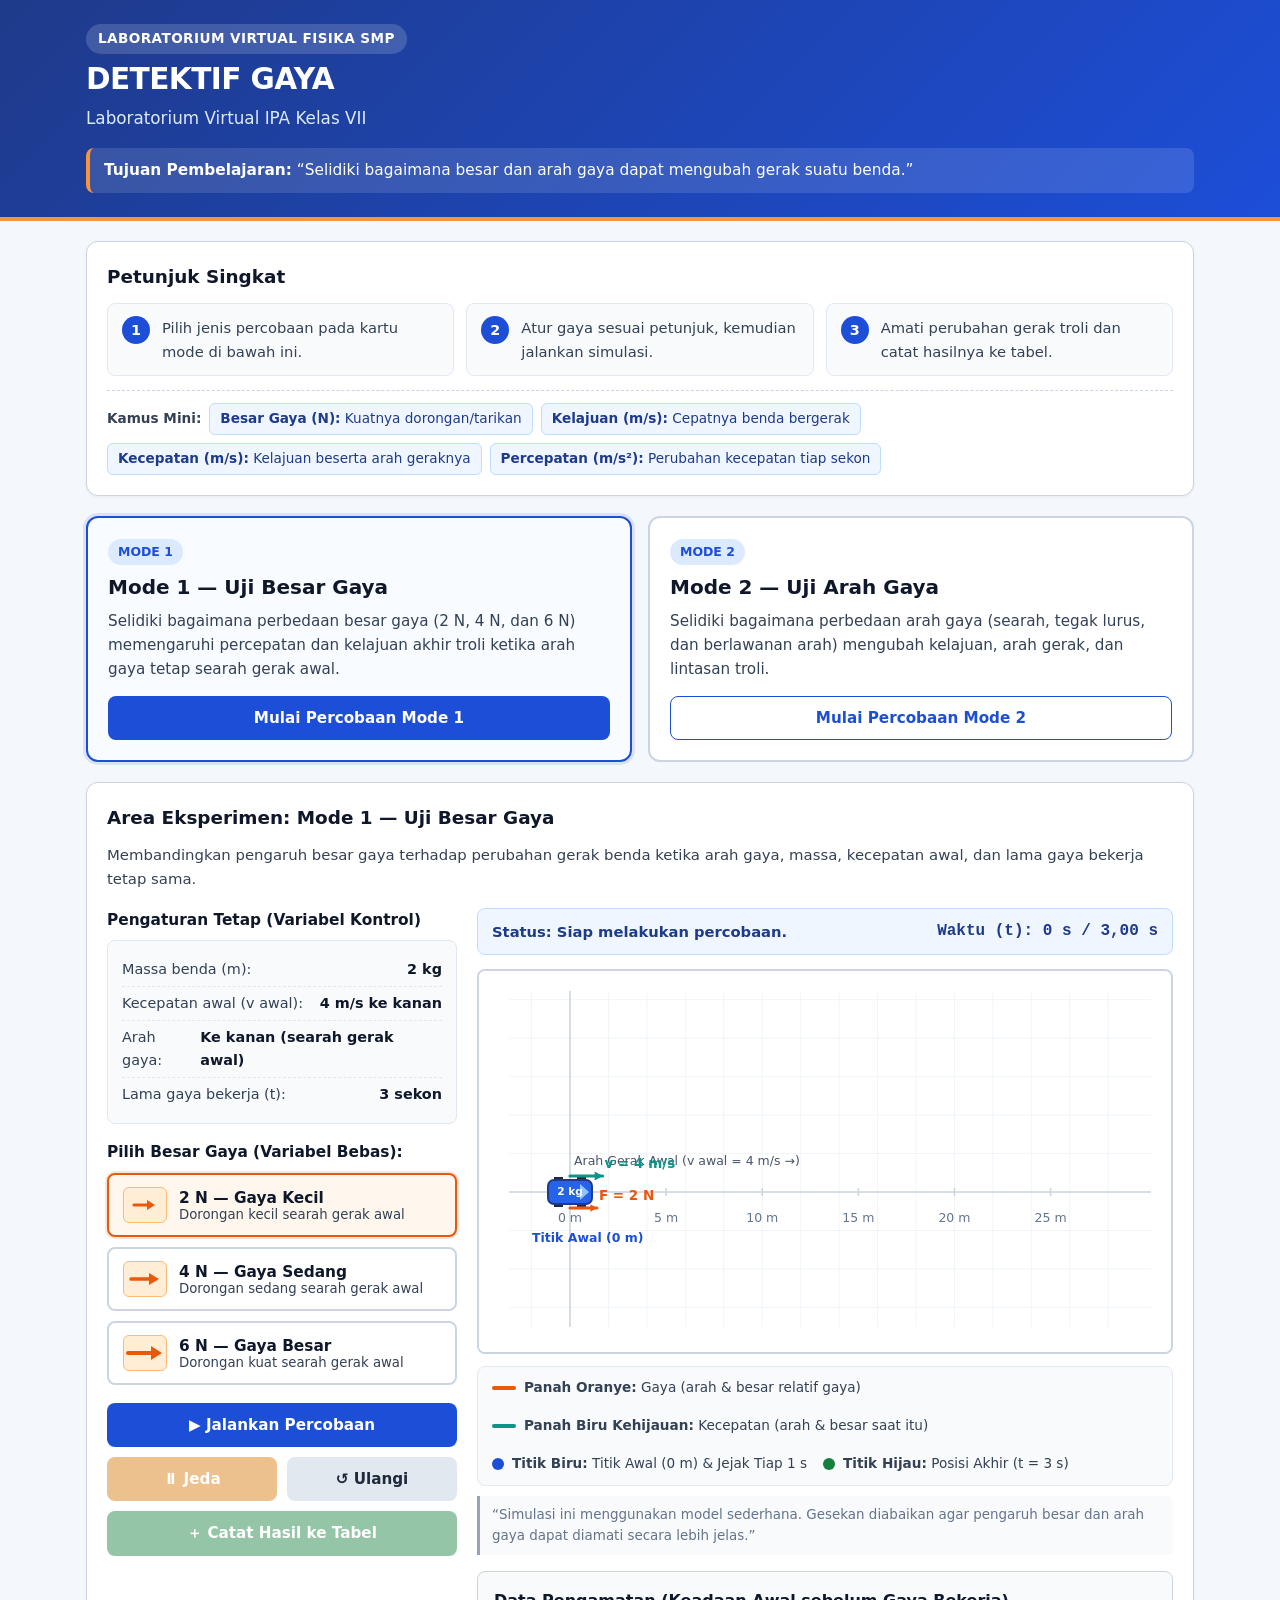
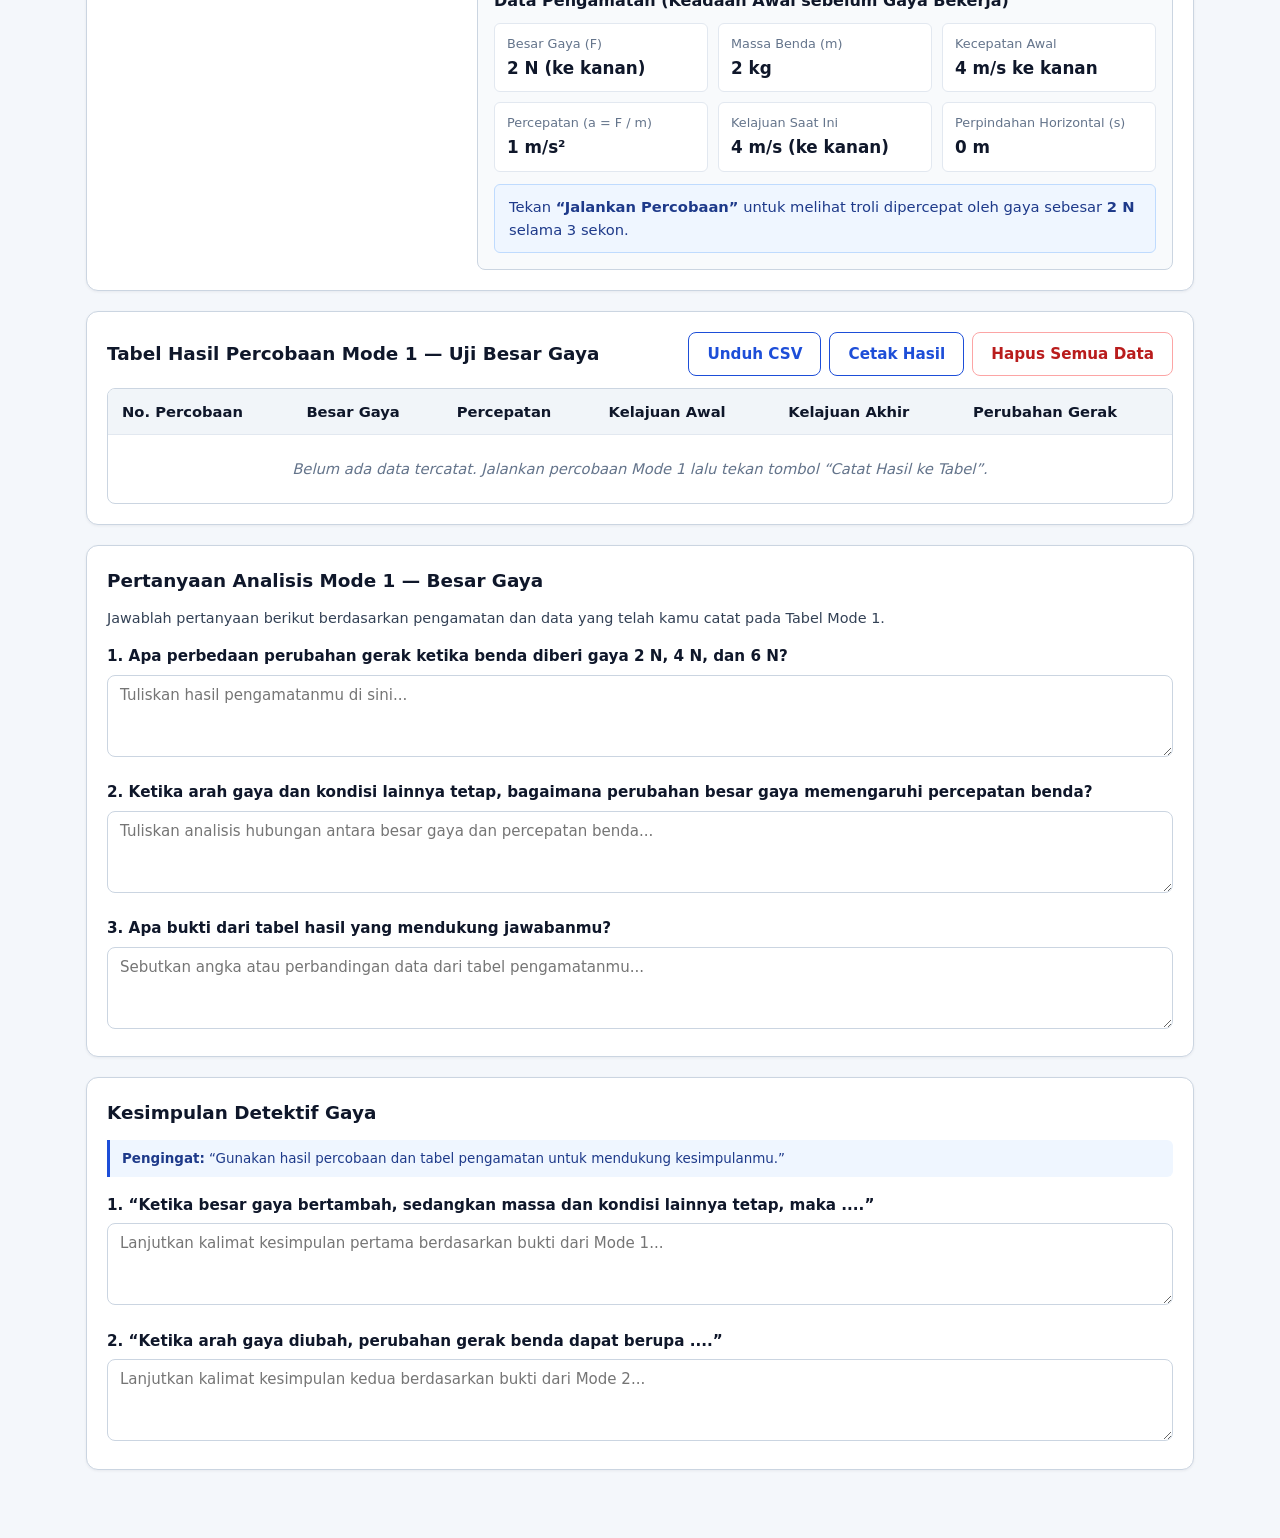
<file: assets/simulators/detektif_gaya.html>
<!DOCTYPE html>
<html lang="id">
<head>
    <meta charset="UTF-8">
    <meta name="viewport" content="width=device-width, initial-scale=1.0">
    <title>DETEKTIF GAYA: Laboratorium Virtual IPA VII</title>
    <style>
        :root {
            --bg-page: #f4f7fb;
            --bg-card: #ffffff;
            --bg-subtle: #eff6ff;
            --bg-muted: #f8fafc;
            --text-main: #0f172a;
            --text-secondary: #334155;
            --text-muted: #64748b;
            --primary: #1d4ed8;
            --primary-hover: #1e40af;
            --primary-light: #dbeafe;
            --force-orange: #ea580c;
            --force-orange-bg: #ffedd5;
            --velocity-teal: #0d9488;
            --velocity-teal-bg: #ccfbf1;
            --border-color: #cbd5e1;
            --border-light: #e2e8f0;
            --success: #15803d;
            --success-bg: #dcfce7;
            --warning: #b45309;
            --warning-bg: #fef3c7;
            --danger: #b91c1c;
            --danger-bg: #fee2e2;
            --radius-sm: 8px;
            --radius-md: 12px;
            --radius-lg: 16px;
            --shadow-sm: 0 1px 3px rgba(15, 23, 42, 0.06);
            --shadow-md: 0 4px 12px rgba(15, 23, 42, 0.08);
        }

        * {
            box-sizing: border-box;
            margin: 0;
            padding: 0;
        }

        body {
            font-family: system-ui, -apple-system, 'Segoe UI', Roboto, Helvetica, Arial, sans-serif;
            background-color: var(--bg-page);
            color: var(--text-main);
            line-height: 1.6;
            padding-bottom: 48px;
        }

        .container {
            max-width: 1140px;
            margin: 0 auto;
            padding: 0 16px;
        }

        header.app-header {
            background: linear-gradient(135deg, #1e3a8a 0%, #1d4ed8 100%);
            color: #ffffff;
            padding: 24px 0;
            border-bottom: 4px solid #fb923c;
            margin-bottom: 20px;
        }

        .header-inner {
            display: flex;
            flex-direction: column;
            gap: 8px;
        }

        .badge-title {
            display: inline-flex;
            align-items: center;
            gap: 8px;
            background-color: rgba(255, 255, 255, 0.16);
            padding: 4px 12px;
            border-radius: 999px;
            font-size: 0.85rem;
            font-weight: 600;
            width: fit-content;
            letter-spacing: 0.03em;
        }

        .app-title {
            font-size: 1.85rem;
            font-weight: 800;
            letter-spacing: -0.02em;
            line-height: 1.2;
        }

        .app-subtitle {
            font-size: 1.05rem;
            font-weight: 500;
            color: #dbeafe;
        }

        .objective-box {
            margin-top: 8px;
            background-color: rgba(255, 255, 255, 0.12);
            border-left: 4px solid #fb923c;
            padding: 10px 14px;
            border-radius: var(--radius-sm);
            font-size: 0.96rem;
        }

        .card {
            background-color: var(--bg-card);
            border: 1px solid var(--border-color);
            border-radius: var(--radius-md);
            padding: 20px;
            margin-bottom: 20px;
            box-shadow: var(--shadow-sm);
        }

        .section-title {
            font-size: 1.15rem;
            font-weight: 700;
            color: var(--text-main);
            margin-bottom: 12px;
            display: flex;
            align-items: center;
            gap: 8px;
        }

        .steps-grid {
            display: grid;
            grid-template-columns: repeat(3, 1fr);
            gap: 12px;
        }

        .step-item {
            background-color: var(--bg-muted);
            border: 1px solid var(--border-light);
            border-radius: var(--radius-sm);
            padding: 12px 14px;
            display: flex;
            align-items: flex-start;
            gap: 12px;
        }

        .step-number {
            background-color: var(--primary);
            color: #ffffff;
            width: 28px;
            height: 28px;
            border-radius: 50%;
            display: flex;
            align-items: center;
            justify-content: center;
            font-weight: 700;
            font-size: 0.9rem;
            flex-shrink: 0;
        }

        .step-text {
            font-size: 0.92rem;
            color: var(--text-secondary);
            font-weight: 500;
        }

        .glossary-bar {
            margin-top: 14px;
            padding-top: 12px;
            border-top: 1px dashed var(--border-color);
            display: flex;
            flex-wrap: wrap;
            gap: 8px;
            align-items: center;
            font-size: 0.85rem;
            color: var(--text-secondary);
        }

        .glossary-pill {
            background-color: var(--bg-subtle);
            border: 1px solid #bfdbfe;
            color: #1e3a8a;
            padding: 4px 10px;
            border-radius: 6px;
        }

        .mode-grid {
            display: grid;
            grid-template-columns: repeat(2, 1fr);
            gap: 16px;
            margin-bottom: 20px;
        }

        .mode-card {
            background-color: var(--bg-card);
            border: 2px solid var(--border-color);
            border-radius: var(--radius-md);
            padding: 20px;
            display: flex;
            flex-direction: column;
            justify-content: space-between;
            gap: 14px;
            transition: border-color 0.2s, box-shadow 0.2s, background-color 0.2s;
        }

        .mode-card.active {
            border-color: var(--primary);
            background-color: #f8fbff;
            box-shadow: 0 0 0 3px rgba(29, 78, 216, 0.12);
        }

        .mode-tag {
            display: inline-block;
            font-size: 0.78rem;
            font-weight: 700;
            text-transform: uppercase;
            color: var(--primary);
            background-color: var(--primary-light);
            padding: 3px 10px;
            border-radius: 999px;
            margin-bottom: 6px;
        }

        .mode-card h2 {
            font-size: 1.25rem;
            color: var(--text-main);
            margin-bottom: 6px;
        }

        .mode-card p {
            font-size: 0.95rem;
            color: var(--text-secondary);
        }

        .btn {
            display: inline-flex;
            align-items: center;
            justify-content: center;
            gap: 8px;
            padding: 11px 18px;
            font-size: 0.95rem;
            font-weight: 600;
            border-radius: var(--radius-sm);
            border: 1px solid transparent;
            cursor: pointer;
            transition: background-color 0.15s, transform 0.1s, opacity 0.15s;
            font-family: inherit;
            min-height: 44px;
        }

        .btn:active:not(:disabled) {
            transform: translateY(1px);
        }

        .btn:disabled {
            opacity: 0.45;
            cursor: not-allowed;
        }

        .btn-primary {
            background-color: var(--primary);
            color: #ffffff;
        }

        .btn-primary:hover:not(:disabled) {
            background-color: var(--primary-hover);
        }

        .btn-outline {
            background-color: #ffffff;
            color: var(--primary);
            border-color: var(--primary);
        }

        .btn-outline:hover:not(:disabled) {
            background-color: var(--bg-subtle);
        }

        .btn-success {
            background-color: var(--success);
            color: #ffffff;
        }

        .btn-success:hover:not(:disabled) {
            background-color: #166534;
        }

        .btn-warning {
            background-color: #d97706;
            color: #ffffff;
        }

        .btn-warning:hover:not(:disabled) {
            background-color: #b45309;
        }

        .btn-secondary {
            background-color: #e2e8f0;
            color: #1e293b;
        }

        .btn-secondary:hover:not(:disabled) {
            background-color: #cbd5e1;
        }

        .btn-danger-outline {
            background-color: #ffffff;
            color: var(--danger);
            border-color: #fca5a5;
        }

        .btn-danger-outline:hover:not(:disabled) {
            background-color: var(--danger-bg);
        }

        .workspace-grid {
            display: grid;
            grid-template-columns: 350px 1fr;
            gap: 20px;
            align-items: start;
        }

        .fixed-vars-list {
            list-style: none;
            background-color: var(--bg-muted);
            border: 1px solid var(--border-light);
            border-radius: var(--radius-sm);
            padding: 12px 14px;
            margin-bottom: 16px;
        }

        .fixed-vars-list li {
            display: flex;
            justify-content: space-between;
            padding: 5px 0;
            font-size: 0.9rem;
            border-bottom: 1px dashed var(--border-light);
        }

        .fixed-vars-list li:last-child {
            border-bottom: none;
        }

        .fixed-vars-list .var-label {
            color: var(--text-secondary);
        }

        .fixed-vars-list .var-val {
            font-weight: 700;
            color: var(--text-main);
        }

        .option-group {
            display: flex;
            flex-direction: column;
            gap: 10px;
            margin-bottom: 18px;
        }

        .option-btn {
            display: flex;
            align-items: center;
            gap: 12px;
            width: 100%;
            text-align: left;
            padding: 12px 14px;
            background-color: #ffffff;
            border: 2px solid var(--border-color);
            border-radius: var(--radius-sm);
            cursor: pointer;
            font-family: inherit;
            transition: all 0.15s;
        }

        .option-btn:hover:not(:disabled) {
            border-color: #93c5fd;
            background-color: #f8fafc;
        }

        .option-btn.selected {
            border-color: var(--force-orange);
            background-color: #fff7ed;
            box-shadow: 0 0 0 2px rgba(234, 88, 12, 0.15);
        }

        .option-btn:disabled {
            opacity: 0.55;
            cursor: not-allowed;
        }

        .option-icon {
            width: 44px;
            height: 36px;
            background-color: var(--force-orange-bg);
            border: 1px solid #fdba74;
            border-radius: 6px;
            display: flex;
            align-items: center;
            justify-content: center;
            flex-shrink: 0;
        }

        .option-title {
            font-weight: 700;
            font-size: 0.96rem;
            color: var(--text-main);
            display: block;
        }

        .option-desc {
            font-size: 0.83rem;
            color: var(--text-secondary);
            display: block;
        }

        .control-actions {
            display: grid;
            grid-template-columns: 1fr 1fr;
            gap: 10px;
        }

        .control-actions .btn-full {
            grid-column: span 2;
        }

        .status-banner {
            display: flex;
            align-items: center;
            justify-content: space-between;
            flex-wrap: wrap;
            gap: 10px;
            padding: 10px 14px;
            border-radius: var(--radius-sm);
            font-size: 0.92rem;
            font-weight: 600;
            margin-bottom: 14px;
            border: 1px solid var(--border-color);
            background-color: var(--bg-muted);
        }

        .status-banner.status-ready {
            background-color: var(--bg-subtle);
            border-color: #bfdbfe;
            color: #1e3a8a;
        }

        .status-banner.status-running {
            background-color: var(--warning-bg);
            border-color: #fde68a;
            color: var(--warning);
        }

        .status-banner.status-paused {
            background-color: #f1f5f9;
            border-color: #94a3b8;
            color: #334155;
        }

        .status-banner.status-finished {
            background-color: var(--success-bg);
            border-color: #86efac;
            color: var(--success);
        }

        .canvas-wrapper {
            width: 100%;
            background-color: #ffffff;
            border: 2px solid var(--border-color);
            border-radius: var(--radius-sm);
            overflow: hidden;
            position: relative;
        }

        canvas#simCanvas {
            display: block;
            width: 100%;
            background-color: #ffffff;
            touch-action: pan-y;
        }

        .legend-bar {
            display: flex;
            flex-wrap: wrap;
            gap: 16px;
            padding: 10px 14px;
            background-color: var(--bg-muted);
            border: 1px solid var(--border-light);
            border-radius: var(--radius-sm);
            margin-top: 12px;
            font-size: 0.85rem;
            color: var(--text-secondary);
        }

        .legend-item {
            display: flex;
            align-items: center;
            gap: 8px;
        }

        .legend-line {
            width: 24px;
            height: 4px;
            border-radius: 2px;
            position: relative;
        }

        .legend-dot {
            width: 12px;
            height: 12px;
            border-radius: 50%;
            display: inline-block;
        }

        .model-note {
            font-size: 0.84rem;
            color: var(--text-muted);
            background-color: #f8fafc;
            border-left: 3px solid #94a3b8;
            padding: 8px 12px;
            margin-top: 10px;
            border-radius: 0 6px 6px 0;
        }

        .result-summary-box {
            margin-top: 16px;
            background-color: #f8fafc;
            border: 1px solid var(--border-color);
            border-radius: var(--radius-sm);
            padding: 16px;
        }

        .result-grid {
            display: grid;
            grid-template-columns: repeat(auto-fit, minmax(175px, 1fr));
            gap: 10px;
            margin-top: 10px;
        }

        .result-metric {
            background-color: #ffffff;
            border: 1px solid var(--border-light);
            border-radius: 6px;
            padding: 10px 12px;
        }

        .result-metric .metric-label {
            font-size: 0.8rem;
            color: var(--text-muted);
            display: block;
        }

        .result-metric .metric-value {
            font-size: 1.05rem;
            font-weight: 700;
            color: var(--text-main);
        }

        .result-explanation {
            margin-top: 12px;
            padding: 10px 14px;
            background-color: var(--bg-subtle);
            border: 1px solid #bfdbfe;
            border-radius: 6px;
            font-size: 0.92rem;
            color: #1e3a8a;
            font-weight: 500;
        }

        .table-header-row {
            display: flex;
            align-items: center;
            justify-content: space-between;
            flex-wrap: wrap;
            gap: 10px;
            margin-bottom: 12px;
        }

        .table-actions {
            display: flex;
            flex-wrap: wrap;
            gap: 8px;
        }

        .table-responsive {
            width: 100%;
            overflow-x: auto;
            border: 1px solid var(--border-color);
            border-radius: var(--radius-sm);
        }

        table.data-table {
            width: 100%;
            border-collapse: collapse;
            min-width: 620px;
            font-size: 0.92rem;
        }

        table.data-table th,
        table.data-table td {
            padding: 11px 14px;
            text-align: left;
            border-bottom: 1px solid var(--border-light);
        }

        table.data-table th {
            background-color: #f1f5f9;
            font-weight: 700;
            color: var(--text-main);
        }

        table.data-table tr:last-child td {
            border-bottom: none;
        }

        .empty-table-msg {
            text-align: center !important;
            color: var(--text-muted);
            padding: 22px !important;
            font-style: italic;
        }

        .confirm-box {
            margin-top: 12px;
            padding: 12px 16px;
            background-color: var(--danger-bg);
            border: 1px solid #fca5a5;
            border-radius: var(--radius-sm);
            display: none;
            align-items: center;
            justify-content: space-between;
            flex-wrap: wrap;
            gap: 10px;
            color: #7f1d1d;
            font-size: 0.92rem;
            font-weight: 500;
        }

        .confirm-box.show {
            display: flex;
        }

        .question-block {
            margin-bottom: 16px;
        }

        .question-block label {
            display: block;
            font-weight: 600;
            font-size: 0.95rem;
            margin-bottom: 6px;
            color: var(--text-main);
        }

        .question-block textarea {
            width: 100%;
            min-height: 82px;
            padding: 10px 12px;
            border: 1px solid var(--border-color);
            border-radius: var(--radius-sm);
            font-family: inherit;
            font-size: 0.94rem;
            resize: vertical;
            background-color: #ffffff;
            color: var(--text-main);
        }

        .question-block textarea:focus {
            outline: none;
            border-color: var(--primary);
            box-shadow: 0 0 0 3px rgba(29, 78, 216, 0.12);
        }

        .hidden {
            display: none !important;
        }

        @media (max-width: 920px) {
            .workspace-grid {
                grid-template-columns: 1fr;
            }
            .steps-grid {
                grid-template-columns: 1fr;
            }
            .mode-grid {
                grid-template-columns: 1fr;
            }
        }

        @media print {
            header.app-header {
                background: #ffffff !important;
                color: #000000 !important;
                border-bottom: 2px solid #000000;
            }
            .no-print {
                display: none !important;
            }
            .card {
                box-shadow: none;
                border: 1px solid #94a3b8;
                break-inside: avoid;
            }
        }
    </style>
</head>
<body>

    <header class="app-header">
        <div class="container header-inner">
            <div class="badge-title">LABORATORIUM VIRTUAL FISIKA SMP</div>
            <h1 class="app-title">DETEKTIF GAYA</h1>
            <p class="app-subtitle">Laboratorium Virtual IPA Kelas VII</p>
            <div class="objective-box">
                <strong>Tujuan Pembelajaran:</strong> “Selidiki bagaimana besar dan arah gaya dapat mengubah gerak suatu benda.”
            </div>
        </div>
    </header>

    <main class="container">
        <section class="card">
            <h2 class="section-title">Petunjuk Singkat</h2>
            <div class="steps-grid">
                <div class="step-item">
                    <div class="step-number">1</div>
                    <div class="step-text">Pilih jenis percobaan pada kartu mode di bawah ini.</div>
                </div>
                <div class="step-item">
                    <div class="step-number">2</div>
                    <div class="step-text">Atur gaya sesuai petunjuk, kemudian jalankan simulasi.</div>
                </div>
                <div class="step-item">
                    <div class="step-number">3</div>
                    <div class="step-text">Amati perubahan gerak troli dan catat hasilnya ke tabel.</div>
                </div>
            </div>
            <div class="glossary-bar">
                <strong>Kamus Mini:</strong>
                <span class="glossary-pill"><strong>Besar Gaya (N):</strong> Kuatnya dorongan/tarikan</span>
                <span class="glossary-pill"><strong>Kelajuan (m/s):</strong> Cepatnya benda bergerak</span>
                <span class="glossary-pill"><strong>Kecepatan (m/s):</strong> Kelajuan beserta arah geraknya</span>
                <span class="glossary-pill"><strong>Percepatan (m/s²):</strong> Perubahan kecepatan tiap sekon</span>
            </div>
        </section>

        <section class="mode-grid no-print" aria-label="Pilihan Mode Percobaan">
            <div class="mode-card active" id="modeCard1">
                <div>
                    <span class="mode-tag">Mode 1</span>
                    <h2>Mode 1 — Uji Besar Gaya</h2>
                    <p>Selidiki bagaimana perbedaan besar gaya (2 N, 4 N, dan 6 N) memengaruhi percepatan dan kelajuan akhir troli ketika arah gaya tetap searah gerak awal.</p>
                </div>
                <button type="button" class="btn btn-primary" id="btnSelectMode1" onclick="switchMode(1)">
                    Mulai Percobaan Mode 1
                </button>
            </div>

            <div class="mode-card" id="modeCard2">
                <div>
                    <span class="mode-tag">Mode 2</span>
                    <h2>Mode 2 — Uji Arah Gaya</h2>
                    <p>Selidiki bagaimana perbedaan arah gaya (searah, tegak lurus, dan berlawanan arah) mengubah kelajuan, arah gerak, dan lintasan troli.</p>
                </div>
                <button type="button" class="btn btn-outline" id="btnSelectMode2" onclick="switchMode(2)">
                    Mulai Percobaan Mode 2
                </button>
            </div>
        </section>

        <section class="card" id="experimentWorkspace">
            <h2 class="section-title" id="workspaceTitle">Area Eksperimen: Mode 1 — Uji Besar Gaya</h2>
            <p id="workspaceGoal" style="font-size: 0.93rem; color: var(--text-secondary); margin-bottom: 16px;">
                Membandingkan pengaruh besar gaya terhadap perubahan gerak benda ketika arah gaya, massa, kecepatan awal, dan lama gaya bekerja tetap sama.
            </p>

            <div class="workspace-grid">
                <!-- Left Column: Controls & Variables -->
                <div>
                    <h3 style="font-size: 0.96rem; font-weight: 700; margin-bottom: 8px; color: var(--text-main);">
                        Pengaturan Tetap (Variabel Kontrol)
                    </h3>
                    <ul class="fixed-vars-list" id="fixedVarsList">
                        <!-- Dynamically populated based on mode -->
                    </ul>

                    <!-- Mode 1 Variable Selector -->
                    <div id="controlsMode1">
                        <h3 style="font-size: 0.96rem; font-weight: 700; margin-bottom: 8px; color: var(--text-main);">
                            Pilih Besar Gaya (Variabel Bebas):
                        </h3>
                        <div class="option-group">
                            <button type="button" class="option-btn selected" id="btnForce2" onclick="selectForceMagnitude(2)">
                                <div class="option-icon">
                                    <svg width="26" height="16" viewBox="0 0 26 16" fill="none">
                                        <line x1="2" y1="8" x2="16" y2="8" stroke="#ea580c" stroke-width="3" stroke-linecap="round"/>
                                        <polygon points="15,3 23,8 15,13" fill="#ea580c"/>
                                    </svg>
                                </div>
                                <div>
                                    <span class="option-title">2 N — Gaya Kecil</span>
                                    <span class="option-desc">Dorongan kecil searah gerak awal</span>
                                </div>
                            </button>

                            <button type="button" class="option-btn" id="btnForce4" onclick="selectForceMagnitude(4)">
                                <div class="option-icon">
                                    <svg width="32" height="16" viewBox="0 0 32 16" fill="none">
                                        <line x1="2" y1="8" x2="21" y2="8" stroke="#ea580c" stroke-width="3.5" stroke-linecap="round"/>
                                        <polygon points="20,2 30,8 20,14" fill="#ea580c"/>
                                    </svg>
                                </div>
                                <div>
                                    <span class="option-title">4 N — Gaya Sedang</span>
                                    <span class="option-desc">Dorongan sedang searah gerak awal</span>
                                </div>
                            </button>

                            <button type="button" class="option-btn" id="btnForce6" onclick="selectForceMagnitude(6)">
                                <div class="option-icon">
                                    <svg width="38" height="16" viewBox="0 0 38 16" fill="none">
                                        <line x1="2" y1="8" x2="26" y2="8" stroke="#ea580c" stroke-width="4" stroke-linecap="round"/>
                                        <polygon points="25,1 36,8 25,15" fill="#ea580c"/>
                                    </svg>
                                </div>
                                <div>
                                    <span class="option-title">6 N — Gaya Besar</span>
                                    <span class="option-desc">Dorongan kuat searah gerak awal</span>
                                </div>
                            </button>
                        </div>
                    </div>

                    <div id="controlsMode2" class="hidden">
                        <h3 style="font-size: 0.96rem; font-weight: 700; margin-bottom: 8px; color: var(--text-main);">
                            Pilih Arah Gaya (Variabel Bebas):
                        </h3>
                        <div class="option-group">
                            <button type="button" class="option-btn selected" id="btnDir0" onclick="selectForceDirection(0)">
                                <div class="option-icon">
                                    <svg width="32" height="24" viewBox="0 0 32 24" fill="none">
                                        <line x1="4" y1="12" x2="21" y2="12" stroke="#ea580c" stroke-width="3.5" stroke-linecap="round"/>
                                        <polygon points="20,6 30,12 20,18" fill="#ea580c"/>
                                    </svg>
                                </div>
                                <div>
                                    <span class="option-title">A. Searah gerak awal — 0°</span>
                                    <span class="option-desc">Gaya mengarah ke kanan, searah dengan kecepatan awal.</span>
                                </div>
                            </button>

                            <button type="button" class="option-btn" id="btnDir90" onclick="selectForceDirection(90)">
                                <div class="option-icon">
                                    <svg width="32" height="28" viewBox="0 0 32 28" fill="none">
                                        <line x1="16" y1="24" x2="16" y2="10" stroke="#ea580c" stroke-width="3.5" stroke-linecap="round"/>
                                        <polygon points="10,11 16,2 22,11" fill="#ea580c"/>
                                    </svg>
                                </div>
                                <div>
                                    <span class="option-title">B. Tegak lurus terhadap gerak awal — 90°</span>
                                    <span class="option-desc">Gaya mengarah ke atas pada bidang simulasi.</span>
                                </div>
                            </button>

                            <button type="button" class="option-btn" id="btnDir180" onclick="selectForceDirection(180)">
                                <div class="option-icon">
                                    <svg width="32" height="24" viewBox="0 0 32 24" fill="none">
                                        <line x1="28" y1="12" x2="11" y2="12" stroke="#ea580c" stroke-width="3.5" stroke-linecap="round"/>
                                        <polygon points="12,6 2,12 12,18" fill="#ea580c"/>
                                    </svg>
                                </div>
                                <div>
                                    <span class="option-title">C. Berlawanan arah dengan gerak awal — 180°</span>
                                    <span class="option-desc">Gaya mengarah ke kiri, berlawanan dengan kecepatan awal.</span>
                                </div>
                            </button>
                        </div>
                    </div>

                    <div class="control-actions no-print">
                        <button type="button" class="btn btn-primary btn-full" id="btnRun" onclick="startSimulation()">
                            ▶ Jalankan Percobaan
                        </button>
                        <button type="button" class="btn btn-warning" id="btnPauseResume" onclick="togglePauseSimulation()" disabled>
                            ⏸ Jeda
                        </button>
                        <button type="button" class="btn btn-secondary" id="btnReset" onclick="resetSimulation()">
                            ↺ Ulangi
                        </button>
                        <button type="button" class="btn btn-success btn-full" id="btnRecord" onclick="recordExperimentResult()" disabled>
                            ＋ Catat Hasil ke Tabel
                        </button>
                    </div>
                </div>

                <!-- Right Column: Visual Canvas, Legend, and Live/Final Results -->
                <div>
                    <div class="status-banner status-ready" id="statusBanner" role="status" aria-live="polite">
                        <span id="statusText">Status: Siap melakukan percobaan.</span>
                        <span id="timerDisplay" style="font-family: monospace; font-size: 1rem;">Waktu (t): 0,00 s / 3,00 s</span>
                    </div>

                    <div class="canvas-wrapper">
                        <canvas id="simCanvas" width="720" height="360"></canvas>
                    </div>

                    <!-- Legend -->
                    <div class="legend-bar">
                        <div class="legend-item">
                            <span class="legend-line" style="background-color: #ea580c;"></span>
                            <span><strong>Panah Oranye:</strong> Gaya (arah &amp; besar relatif gaya)</span>
                        </div>
                        <div class="legend-item">
                            <span class="legend-line" style="background-color: #0d9488;"></span>
                            <span><strong>Panah Biru Kehijauan:</strong> Kecepatan (arah &amp; besar saat itu)</span>
                        </div>
                        <div class="legend-item">
                            <span class="legend-dot" style="background-color: #1d4ed8;"></span>
                            <span><strong>Titik Biru:</strong> Titik Awal (0 m) &amp; Jejak Tiap 1 s</span>
                        </div>
                        <div class="legend-item">
                            <span class="legend-dot" style="background-color: #15803d;"></span>
                            <span><strong>Titik Hijau:</strong> Posisi Akhir (t = 3 s)</span>
                        </div>
                    </div>

                    <p class="model-note">
                        “Simulasi ini menggunakan model sederhana. Gesekan diabaikan agar pengaruh besar dan arah gaya dapat diamati secara lebih jelas.”
                    </p>

                    <!-- Hasil Numerik Percobaan -->
                    <div class="result-summary-box" id="resultSummaryBox">
                        <div style="display: flex; justify-content: space-between; align-items: center; flex-wrap: wrap; gap: 8px;">
                            <h3 style="font-size: 1rem; font-weight: 700; color: var(--text-main);" id="resultBoxTitle">
                                Data Pengamatan Saat Ini (Keadaan Awal t = 0 s)
                            </h3>
                        </div>
                        <div class="result-grid" id="resultMetricsGrid">
                            <!-- Populated by JavaScript -->
                        </div>
                        <div class="result-explanation" id="resultExplanationText">
                            Pilih pengaturan gaya di panel kiri, lalu tekan tombol <strong>“Jalankan Percobaan”</strong> untuk mengamati perubahan gerak troli selama 3 sekon.
                        </div>
                    </div>
                </div>
            </div>
        </section>

        <div id="sectionMode1Details">
            <section class="card">
                <div class="table-header-row">
                    <h2 class="section-title" style="margin-bottom: 0;">Tabel Hasil Percobaan Mode 1 — Uji Besar Gaya</h2>
                    <div class="table-actions no-print">
                        <button type="button" class="btn btn-outline" onclick="exportTableCSV(1)">Unduh CSV</button>
                        <button type="button" class="btn btn-outline" onclick="window.print()">Cetak Hasil</button>
                        <button type="button" class="btn btn-danger-outline" onclick="requestClearData(1)">Hapus Semua Data</button>
                    </div>
                </div>

                <div class="table-responsive">
                    <table class="data-table" id="tableMode1">
                        <thead>
                            <tr>
                                <th>No. Percobaan</th>
                                <th>Besar Gaya</th>
                                <th>Percepatan</th>
                                <th>Kelajuan Awal</th>
                                <th>Kelajuan Akhir</th>
                                <th>Perubahan Gerak</th>
                            </tr>
                        </thead>
                        <tbody id="tbodyMode1">
                            <tr>
                                <td colspan="6" class="empty-table-msg">
                                    Belum ada data tercatat. Jalankan percobaan Mode 1 lalu tekan tombol “Catat Hasil ke Tabel”.
                                </td>
                            </tr>
                        </tbody>
                    </table>
                </div>

                <!-- Confirmation box for clearing Mode 1 data -->
                <div class="confirm-box no-print" id="confirmBoxMode1">
                    <span>Apakah kamu yakin ingin menghapus semua data pada Tabel Mode 1 untuk mengulang investigasi?</span>
                    <div style="display: flex; gap: 8px;">
                        <button type="button" class="btn btn-primary" style="background-color: var(--danger);" onclick="confirmClearData(1)">Ya, Hapus Data</button>
                        <button type="button" class="btn btn-secondary" onclick="cancelClearData(1)">Batal</button>
                    </div>
                </div>
            </section>

            <section class="card">
                <h2 class="section-title">Pertanyaan Analisis Mode 1 — Besar Gaya</h2>
                <p style="font-size: 0.9rem; color: var(--text-secondary); margin-bottom: 14px;">
                    Jawablah pertanyaan berikut berdasarkan pengamatan dan data yang telah kamu catat pada Tabel Mode 1.
                </p>

                <div class="question-block">
                    <label for="ansM1Q1">1. Apa perbedaan perubahan gerak ketika benda diberi gaya 2 N, 4 N, dan 6 N?</label>
                    <textarea id="ansM1Q1" placeholder="Tuliskan hasil pengamatanmu di sini..."></textarea>
                </div>

                <div class="question-block">
                    <label for="ansM1Q2">2. Ketika arah gaya dan kondisi lainnya tetap, bagaimana perubahan besar gaya memengaruhi percepatan benda?</label>
                    <textarea id="ansM1Q2" placeholder="Tuliskan analisis hubungan antara besar gaya dan percepatan benda..."></textarea>
                </div>

                <div class="question-block" style="margin-bottom: 0;">
                    <label for="ansM1Q3">3. Apa bukti dari tabel hasil yang mendukung jawabanmu?</label>
                    <textarea id="ansM1Q3" placeholder="Sebutkan angka atau perbandingan data dari tabel pengamatanmu..."></textarea>
                </div>
            </section>
        </div>

        <div id="sectionMode2Details" class="hidden">
            <section class="card">
                <div class="table-header-row">
                    <h2 class="section-title" style="margin-bottom: 0;">Tabel Hasil Percobaan Mode 2 — Uji Arah Gaya</h2>
                    <div class="table-actions no-print">
                        <button type="button" class="btn btn-outline" onclick="exportTableCSV(2)">Unduh CSV</button>
                        <button type="button" class="btn btn-outline" onclick="window.print()">Cetak Hasil</button>
                        <button type="button" class="btn btn-danger-outline" onclick="requestClearData(2)">Hapus Semua Data</button>
                    </div>
                </div>

                <div class="table-responsive">
                    <table class="data-table" id="tableMode2">
                        <thead>
                            <tr>
                                <th>No. Percobaan</th>
                                <th>Arah Gaya</th>
                                <th>Kelajuan Awal</th>
                                <th>Kelajuan Akhir</th>
                                <th>Arah Gerak Akhir</th>
                                <th>Perubahan Gerak yang Diamati</th>
                            </tr>
                        </thead>
                        <tbody id="tbodyMode2">
                            <tr>
                                <td colspan="6" class="empty-table-msg">
                                    Belum ada data tercatat. Jalankan percobaan Mode 2 lalu tekan tombol “Catat Hasil ke Tabel”.
                                </td>
                            </tr>
                        </tbody>
                    </table>
                </div>

                <!-- Confirmation box for clearing Mode 2 data -->
                <div class="confirm-box no-print" id="confirmBoxMode2">
                    <span>Apakah kamu yakin ingin menghapus semua data pada Tabel Mode 2 untuk mengulang investigasi?</span>
                    <div style="display: flex; gap: 8px;">
                        <button type="button" class="btn btn-primary" style="background-color: var(--danger);" onclick="confirmClearData(2)">Ya, Hapus Data</button>
                        <button type="button" class="btn btn-secondary" onclick="cancelClearData(2)">Batal</button>
                    </div>
                </div>
            </section>

            <section class="card">
                <h2 class="section-title">Pertanyaan Analisis Mode 2 — Arah Gaya</h2>
                <p style="font-size: 0.9rem; color: var(--text-secondary); margin-bottom: 14px;">
                    Jawablah pertanyaan berikut berdasarkan pengamatan dan data yang telah kamu catat pada Tabel Mode 2.
                </p>

                <div class="question-block">
                    <label for="ansM2Q1">1. Apa yang terjadi ketika gaya searah dengan gerak awal?</label>
                    <textarea id="ansM2Q1" placeholder="Tuliskan apa yang terjadi pada kelajuan dan arah gerak troli..."></textarea>
                </div>

                <div class="question-block">
                    <label for="ansM2Q2">2. Apa perbedaan yang kamu amati ketika gaya tegak lurus terhadap gerak awal?</label>
                    <textarea id="ansM2Q2" placeholder="Tuliskan bagaimana lintasan, arah gerak akhir, dan kelajuan troli berubah..."></textarea>
                </div>

                <div class="question-block">
                    <label for="ansM2Q3">3. Apa yang terjadi ketika gaya berlawanan arah dengan gerak awal?</label>
                    <textarea id="ansM2Q3" placeholder="Jelaskan urutan gerak troli mulai dari melambat, berhenti sesaat, hingga berbalik arah..."></textarea>
                </div>

                <div class="question-block" style="margin-bottom: 0;">
                    <label for="ansM2Q4">4. Berdasarkan hasil percobaan, bagaimana arah gaya memengaruhi perubahan gerak benda?</label>
                    <textarea id="ansM2Q4" placeholder="Tuliskan analisis lengkapmu berdasarkan ketiga arah gaya yang diuji..."></textarea>
                </div>
            </section>
        </div>

        <section class="card">
            <h2 class="section-title">Kesimpulan Detektif Gaya</h2>
            <p class="model-note" style="margin-top: 0; margin-bottom: 16px; border-left-color: var(--primary); background-color: var(--bg-subtle); color: #1e3a8a;">
                <strong>Pengingat:</strong> “Gunakan hasil percobaan dan tabel pengamatan untuk mendukung kesimpulanmu.”
            </p>

            <div class="question-block">
                <label for="conclusion1">1. “Ketika besar gaya bertambah, sedangkan massa dan kondisi lainnya tetap, maka ....”</label>
                <textarea id="conclusion1" placeholder="Lanjutkan kalimat kesimpulan pertama berdasarkan bukti dari Mode 1..."></textarea>
            </div>

            <div class="question-block" style="margin-bottom: 0;">
                <label for="conclusion2">2. “Ketika arah gaya diubah, perubahan gerak benda dapat berupa ....”</label>
                <textarea id="conclusion2" placeholder="Lanjutkan kalimat kesimpulan kedua berdasarkan bukti dari Mode 2..."></textarea>
            </div>
        </section>
    </main>

    <script>
        /* Konstanta Model Fisika Sesuai Spesifikasi */
        const PHYSICS_CONSTANTS = {
            mass: 2,            // kg
            v0x: 4,             // m/s ke kanan
            v0y: 0,             // m/s
            durationSim: 3.0,   // sekon simulasi
            durationReal: 4.5   // detik animasi visual di layar agar nyaman diamati
        };

        /* State Aplikasi */
        const appState = {
            currentMode: 1,             // 1 = Uji Besar Gaya, 2 = Uji Arah Gaya
            selectedForceMag: 2,        // Mode 1: 2, 4, atau 6 N
            selectedForceAngle: 0,      // Mode 2: 0, 90, atau 180 derajat
            simStatus: 'ready',         // 'ready' | 'running' | 'paused' | 'finished'
            simTime: 0.0,               // Waktu simulasi saat ini (0.00 s.d. 3.00 s)
            lastFrameTimestamp: null,
            animFrameId: null,
            currentRunRecorded: false,
            recordsMode1: [],
            recordsMode2: []
        };

        function formatNumberID(num, maxDecimals = 2) {
            const rounded = Math.round((num + Number.EPSILON) * 100) / 100;
            if (Number.isInteger(rounded)) {
                return rounded.toString();
            }
            return rounded.toFixed(maxDecimals).replace(/\.?0+$/, '').replace('.', ',');
        }

        function getActiveParameters() {
            const m = PHYSICS_CONSTANTS.mass;
            const v0x = PHYSICS_CONSTANTS.v0x;
            const v0y = PHYSICS_CONSTANTS.v0y;
            const F = appState.currentMode === 1 ? appState.selectedForceMag : 4;
            const angleDeg = appState.currentMode === 1 ? 0 : appState.selectedForceAngle;

            let Fx = 0;
            let Fy = 0;
            if (angleDeg === 0) {
                Fx = F;
                Fy = 0;
            } else if (angleDeg === 90) {
                Fx = 0;
                Fy = F;
            } else if (angleDeg === 180) {
                Fx = -F;
                Fy = 0;
            }

            const ax = Fx / m;
            const ay = Fy / m;

            return { m, v0x, v0y, F, angleDeg, Fx, Fy, ax, ay };
        }

        function calculateKinematicsAtTime(t) {
            const params = getActiveParameters();
            const clampedT = Math.max(0, Math.min(t, PHYSICS_CONSTANTS.durationSim));

            // Kecepatan pada tiap sumbu: v = v0 + a * t
            const vx = params.v0x + params.ax * clampedT;
            const vy = params.v0y + params.ay * clampedT;

            // Perpindahan pada tiap sumbu: s = v0 * t + 1/2 * a * t^2
            const sx = params.v0x * clampedT + 0.5 * params.ax * clampedT * clampedT;
            const sy = params.v0y * clampedT + 0.5 * params.ay * clampedT * clampedT;

            // Kelajuan (besar vektor kecepatan): v = sqrt(vx^2 + vy^2)
            const speed = Math.sqrt(vx * vx + vy * vy);
            const accelMag = Math.sqrt(params.ax * params.ax + params.ay * params.ay);

            return {
                t: clampedT,
                ...params,
                vx,
                vy,
                sx,
                sy,
                speed,
                accelMag
            };
        }

        function getMotionDescriptions(kinState) {
            if (appState.currentMode === 1) {
                if (kinState.F === 2) {
                    return {
                        directionLabel: 'Ke kanan (searah gerak awal)',
                        shortChange: 'Gerak tetap ke kanan dan bertambah cepat (kelajuan naik dari 4 m/s menjadi 7 m/s).',
                        detailedNote: 'Gaya 2 N ke kanan menghasilkan percepatan 1 m/s². Troli tetap bergerak ke kanan dengan peningkatan kelajuan paling kecil.'
                    };
                } else if (kinState.F === 4) {
                    return {
                        directionLabel: 'Ke kanan (searah gerak awal)',
                        shortChange: 'Gerak tetap ke kanan dan bertambah lebih cepat (kelajuan naik dari 4 m/s menjadi 10 m/s).',
                        detailedNote: 'Gaya 4 N ke kanan menghasilkan percepatan 2 m/s². Troli bergerak makin cepat dan menempuh perpindahan 21 m.'
                    };
                } else {
                    return {
                        directionLabel: 'Ke kanan (searah gerak awal)',
                        shortChange: 'Gerak tetap ke kanan dan bertambah paling cepat (kelajuan naik dari 4 m/s menjadi 13 m/s).',
                        detailedNote: 'Gaya 6 N ke kanan menghasilkan percepatan terbesar (3 m/s²). Troli mengalami peningkatan kelajuan terbesar dan perpindahan terjauh (25,5 m).'
                    };
                }
            } else {
                if (kinState.angleDeg === 0) {
                    return {
                        forceDirLabel: 'Searah gerak awal (0° — ke kanan)',
                        finalDirLabel: 'Ke kanan (searah gerak awal)',
                        shortChange: 'Gerak tetap lurus ke kanan dan menjadi lebih cepat (kelajuan bertambah dari 4 m/s menjadi 10 m/s).',
                        detailedNote: 'Gaya searah gerak awal memberikan percepatan horizontal +2 m/s². Troli tetap bergerak lurus ke kanan dan makin cepat.'
                    };
                } else if (kinState.angleDeg === 90) {
                    return {
                        forceDirLabel: 'Tegak lurus gerak awal (90° — ke atas)',
                        finalDirLabel: 'Menyimpang ke kanan atas (±56,3° ke atas dari arah gerak awal)',
                        shortChange: 'Lintasan melengkung ke atas, arah gerak berbelok ke kanan atas, dan kelajuan bertambah menjadi 7,21 m/s.',
                        detailedNote: 'Kecepatan horizontal tetap 4 m/s, sedangkan kecepatan vertikal bertambah menjadi 6 m/s ke atas. Akibatnya arah gerak menyimpang ke atas.'
                    };
                } else {
                    return {
                        forceDirLabel: 'Berlawanan arah gerak awal (180° — ke kiri)',
                        finalDirLabel: 'Ke kiri (berbalik arah 180° dari gerak awal)',
                        shortChange: 'Mula-mula bergerak ke kanan, melambat, berhenti sesaat pada t = 2 s (di +4 m), lalu berbalik bergerak ke kiri.',
                        detailedNote: 'Percepatan horizontal −2 m/s² mengurangi kecepatan troli hingga berhenti sesaat pada t = 2 s (posisi +4 m), lalu berbalik ke kiri hingga posisi akhir +3 m dengan kecepatan akhir −2 m/s (kelajuan 2 m/s ke kiri).'
                    };
                }
            }
        }

        function renderFixedVariables() {
            const listEl = document.getElementById('fixedVarsList');
            if (appState.currentMode === 1) {
                listEl.innerHTML = `
                    <li><span class="var-label">Massa benda (m):</span> <span class="var-val">2 kg</span></li>
                    <li><span class="var-label">Kecepatan awal (v awal):</span> <span class="var-val">4 m/s ke kanan</span></li>
                    <li><span class="var-label">Arah gaya:</span> <span class="var-val">Ke kanan (searah gerak awal)</span></li>
                    <li><span class="var-label">Lama gaya bekerja (t):</span> <span class="var-val">3 sekon</span></li>
                `;
            } else {
                listEl.innerHTML = `
                    <li><span class="var-label">Massa benda (m):</span> <span class="var-val">2 kg</span></li>
                    <li><span class="var-label">Kecepatan awal (v awal):</span> <span class="var-val">4 m/s ke kanan</span></li>
                    <li><span class="var-label">Besar gaya (F):</span> <span class="var-val">4 N</span></li>
                    <li><span class="var-label">Lama gaya bekerja (t):</span> <span class="var-val">3 sekon</span></li>
                `;
            }
        }

        function setStatusBanner(type, message) {
            const banner = document.getElementById('statusBanner');
            const textEl = document.getElementById('statusText');
            banner.className = 'status-banner status-' + type;
            textEl.textContent = 'Status: ' + message;
        }

        function updateControlButtonsState() {
            const isIdle = appState.simStatus === 'ready' || appState.simStatus === 'finished';
            const isRunning = appState.simStatus === 'running';
            const isPaused = appState.simStatus === 'paused';
            const isFinished = appState.simStatus === 'finished';

            // Lock variable option buttons when simulation is running or paused
            const optionBtns = document.querySelectorAll('.option-btn');
            optionBtns.forEach(btn => {
                btn.disabled = !isIdle;
            });

            document.getElementById('btnRun').disabled = isRunning || isPaused;

            const pauseBtn = document.getElementById('btnPauseResume');
            pauseBtn.disabled = !(isRunning || isPaused);
            pauseBtn.textContent = isPaused ? '▶ Lanjutkan' : '⏸ Jeda';

            document.getElementById('btnRecord').disabled = !(isFinished && !appState.currentRunRecorded);
        }

        function updateNumericalSummary() {
            const kin = calculateKinematicsAtTime(appState.simTime);
            const desc = getMotionDescriptions(kin);
            const isFinished = appState.simStatus === 'finished';

            const titleEl = document.getElementById('resultBoxTitle');
            const gridEl = document.getElementById('resultMetricsGrid');
            const expEl = document.getElementById('resultExplanationText');
            const timerEl = document.getElementById('timerDisplay');

            timerEl.textContent = `Waktu (t): ${formatNumberID(kin.t, 2)} s / 3,00 s`;

            if (appState.simStatus === 'ready') {
                titleEl.textContent = 'Data Pengamatan (Keadaan Awal sebelum Gaya Bekerja)';
            } else if (isFinished) {
                titleEl.textContent = 'Hasil Akhir Percobaan (Setelah Gaya Bekerja Selama 3 s)';
            } else {
                titleEl.textContent = `Data Sementara Saat Simulasi Berjalan (t = ${formatNumberID(kin.t, 2)} s)`;
            }

            if (appState.currentMode === 1) {
                gridEl.innerHTML = `
                    <div class="result-metric">
                        <span class="metric-label">Besar Gaya (F)</span>
                        <span class="metric-value">${kin.F} N (ke kanan)</span>
                    </div>
                    <div class="result-metric">
                        <span class="metric-label">Massa Benda (m)</span>
                        <span class="metric-value">${kin.m} kg</span>
                    </div>
                    <div class="result-metric">
                        <span class="metric-label">Kecepatan Awal</span>
                        <span class="metric-value">4 m/s ke kanan</span>
                    </div>
                    <div class="result-metric">
                        <span class="metric-label">Percepatan (a = F / m)</span>
                        <span class="metric-value">${formatNumberID(kin.ax)} m/s²</span>
                    </div>
                    <div class="result-metric">
                        <span class="metric-label">${isFinished ? 'Kelajuan Akhir' : 'Kelajuan Saat Ini'}</span>
                        <span class="metric-value">${formatNumberID(kin.speed)} m/s (ke kanan)</span>
                    </div>
                    <div class="result-metric">
                        <span class="metric-label">Perpindahan Horizontal (s)</span>
                        <span class="metric-value">${formatNumberID(kin.sx)} m</span>
                    </div>
                `;
                expEl.innerHTML = isFinished
                    ? `<strong>Keterangan Perubahan Gerak:</strong> ${desc.shortChange} ${desc.detailedNote}`
                    : `Tekan <strong>“Jalankan Percobaan”</strong> untuk melihat troli dipercepat oleh gaya sebesar <strong>${kin.F} N</strong> selama 3 sekon.`;
            } else {
                let accelText = '';
                if (kin.angleDeg === 0) accelText = '+2 m/s² (horizontal ke kanan)';
                else if (kin.angleDeg === 90) accelText = 'ax = 0 m/s², ay = +2 m/s² (ke atas)';
                else accelText = '−2 m/s² (horizontal ke kiri)';

                let posText = '';
                if (kin.angleDeg === 90) {
                    posText = `Horizontal +${formatNumberID(kin.sx)} m, Vertikal +${formatNumberID(kin.sy)} m`;
                } else {
                    const sign = kin.sx >= 0 ? '+' : '';
                    posText = `Horizontal ${sign}${formatNumberID(kin.sx)} m dari titik awal`;
                }

                let instantDirText = 'Ke kanan';
                if (kin.angleDeg === 90 && kin.t > 0) {
                    instantDirText = isFinished ? desc.finalDirLabel : 'Berbelok ke kanan atas';
                } else if (kin.angleDeg === 180) {
                    if (Math.abs(kin.vx) < 0.05) instantDirText = 'Berhenti sesaat (v = 0 m/s)';
                    else if (kin.vx < 0) instantDirText = 'Ke kiri (berbalik arah)';
                    else instantDirText = 'Ke kanan (sedang melambat)';
                }

                gridEl.innerHTML = `
                    <div class="result-metric">
                        <span class="metric-label">Arah Gaya</span>
                        <span class="metric-value">${desc.forceDirLabel}</span>
                    </div>
                    <div class="result-metric">
                        <span class="metric-label">Besar Gaya (F)</span>
                        <span class="metric-value">${kin.F} N</span>
                    </div>
                    <div class="result-metric">
                        <span class="metric-label">Kecepatan Awal</span>
                        <span class="metric-value">4 m/s ke kanan</span>
                    </div>
                    <div class="result-metric">
                        <span class="metric-label">${isFinished ? 'Kelajuan Akhir' : 'Kelajuan Saat Ini'}</span>
                        <span class="metric-value">${formatNumberID(kin.speed)} m/s ${kin.angleDeg === 90 && isFinished ? `(vx=4, vy=6 m/s)` : (kin.angleDeg === 180 && isFinished ? `(vx = −2 m/s)` : '')}</span>
                    </div>
                    <div class="result-metric">
                        <span class="metric-label">${isFinished ? 'Arah Kecepatan Akhir' : 'Arah Gerak Saat Ini'}</span>
                        <span class="metric-value">${instantDirText}</span>
                    </div>
                    <div class="result-metric">
                        <span class="metric-label">Percepatan (a)</span>
                        <span class="metric-value">${accelText}</span>
                    </div>
                    <div class="result-metric" style="grid-column: span 2;">
                        <span class="metric-label">${isFinished ? 'Posisi Akhir Relatif terhadap Titik Awal' : 'Posisi Relatif terhadap Titik Awal'}</span>
                        <span class="metric-value">${posText}</span>
                    </div>
                `;
                expEl.innerHTML = isFinished
                    ? `<strong>Penjelasan Perubahan Gerak:</strong> ${desc.shortChange} ${desc.detailedNote}`
                    : `Tekan <strong>“Jalankan Percobaan”</strong> untuk mengamati lintasan, panah gaya, dan panah kecepatan pada arah <strong>${desc.forceDirLabel}</strong>.`;
            }
        }

        function drawVectorArrow(ctx, x1, y1, x2, y2, color, label) {
            const dx = x2 - x1;
            const dy = y2 - y1;
            const len = Math.sqrt(dx * dx + dy * dy);
            if (len < 3) return;

            const angle = Math.atan2(dy, dx);
            const headLen = Math.min(11, Math.max(7, len * 0.28));

            ctx.save();
            ctx.strokeStyle = color;
            ctx.fillStyle = color;
            ctx.lineWidth = 3.2;
            ctx.lineCap = 'round';

            ctx.beginPath();
            ctx.moveTo(x1, y1);
            ctx.lineTo(x2, y2);
            ctx.stroke();

            ctx.beginPath();
            ctx.moveTo(x2, y2);
            ctx.lineTo(x2 - headLen * Math.cos(angle - Math.PI / 6), y2 - headLen * Math.sin(angle - Math.PI / 6));
            ctx.lineTo(x2 - headLen * Math.cos(angle + Math.PI / 6), y2 - headLen * Math.sin(angle + Math.PI / 6));
            ctx.closePath();
            ctx.fill();

            if (label) {
                const canvasEl = document.getElementById('simCanvas');
                const fontSize = rFont(canvasEl, 14);
                ctx.font = `bold ${fontSize}px system-ui, sans-serif`;
                const labelOffsetX = Math.cos(angle) * 10;
                const labelOffsetY = Math.sin(angle) * 10 - 8;
                ctx.fillText(label, x2 + labelOffsetX - 8, y2 + labelOffsetY);
            }
            ctx.restore();
        }

        function drawTrolley(ctx, cx, cy, angleRad) {
            ctx.save();
            ctx.translate(cx, cy);
            ctx.rotate(angleRad);

            // Roda troli (4 roda)
            ctx.fillStyle = '#1e293b';
            ctx.fillRect(-16, -15, 9, 4);
            ctx.fillRect(7, -15, 9, 4);
            ctx.fillRect(-16, 11, 9, 4);
            ctx.fillRect(7, 11, 9, 4);

            // Badan utama troli
            ctx.fillStyle = '#2563eb';
            ctx.strokeStyle = '#1e3a8a';
            ctx.lineWidth = 2;
            ctx.beginPath();
            ctx.roundRect(-22, -12, 44, 24, 6);
            ctx.fill();
            ctx.stroke();

            // Penanda bagian depan troli
            ctx.fillStyle = '#93c5fd';
            ctx.beginPath();
            ctx.moveTo(10, -8);
            ctx.lineTo(19, 0);
            ctx.lineTo(10, 8);
            ctx.closePath();
            ctx.fill();

            // Label massa
            ctx.rotate(-angleRad);
            ctx.fillStyle = '#ffffff';
            const canvasEl = document.getElementById('simCanvas');
            ctx.font = `bold ${rFont(canvasEl, 11)}px system-ui, sans-serif`;
            ctx.textAlign = 'center';
            ctx.textBaseline = 'middle';
            ctx.fillText('2 kg', 0, 0);

            ctx.restore();
        }

        /* ===== Responsive Canvas Sizing ===== */
        function resizeCanvas() {
            const canvas = document.getElementById('simCanvas');
            const wrapper = canvas.parentElement;
            const displayWidth = wrapper.clientWidth;
            // Maintain a minimum aspect ratio so nothing gets squished
            const displayHeight = Math.max(300, Math.round(displayWidth * 0.55));
            const dpr = window.devicePixelRatio || 1;

            canvas.width = Math.round(displayWidth * dpr);
            canvas.height = Math.round(displayHeight * dpr);
            canvas.style.height = displayHeight + 'px';

            const ctx = canvas.getContext('2d');
            ctx.setTransform(dpr, 0, 0, dpr, 0, 0);

            // Store logical dimensions for the drawing functions
            canvas._logicalWidth = displayWidth;
            canvas._logicalHeight = displayHeight;
        }

        // Compute responsive font size: base is proportional to canvas width
        function rFont(canvas, basePx) {
            // Reference width is 720px (original design). Scale proportionally.
            const ratio = canvas._logicalWidth / 720;
            // Clamp so text doesn't get absurdly small on tiny screens or huge on 4K
            const scaled = basePx * Math.max(0.85, Math.min(ratio, 1.6));
            return Math.round(scaled * 10) / 10;
        }

        function renderSimulationCanvas() {
            const canvas = document.getElementById('simCanvas');
            // Ensure canvas is sized to its container
            resizeCanvas();
            const ctx = canvas.getContext('2d');
            const width = canvas._logicalWidth;
            const height = canvas._logicalHeight;

            ctx.clearRect(0, 0, width * 2, height * 2);

            // Koordinat layar: titik awal (0, 0) meter
            // Skala proporsional: pada 720px lebar → scale = 20px/m; skala menyesuaikan lebar canvas
            const scale = width / 36;
            const originX = Math.round(width * 0.132);
            const originY = appState.currentMode === 2 && appState.selectedForceAngle === 90
                ? Math.round(height * 0.82)
                : Math.round(height * 0.58);

            const toScreenX = (mX) => originX + mX * scale;
            const toScreenY = (mY) => originY - mY * scale;

            // 1. Gambar grid koordinat meter
            ctx.save();
            ctx.strokeStyle = '#f1f5f9';
            ctx.lineWidth = 1;
            for (let gx = -2; gx <= 28; gx += 2) {
                const sx = toScreenX(gx);
                ctx.beginPath();
                ctx.moveTo(sx, 20);
                ctx.lineTo(sx, height - 25);
                ctx.stroke();
            }
            for (let gy = -6; gy <= 12; gy += 2) {
                const sy = toScreenY(gy);
                if (sy >= 20 && sy <= height - 25) {
                    ctx.beginPath();
                    ctx.moveTo(30, sy);
                    ctx.lineTo(width - 20, sy);
                    ctx.stroke();
                }
            }

            // Sumbu X dan Y acuan melalui titik awal
            ctx.strokeStyle = '#cbd5e1';
            ctx.lineWidth = 1.5;
            ctx.beginPath();
            ctx.moveTo(30, originY);
            ctx.lineTo(width - 20, originY);
            ctx.moveTo(originX, 20);
            ctx.lineTo(originX, height - 25);
            ctx.stroke();

            // Angka skala sumbu horizontal (meter)
            ctx.fillStyle = '#64748b';
            ctx.font = `${rFont(canvas, 13)}px system-ui, sans-serif`;
            ctx.textAlign = 'center';
            for (let m = 0; m <= 26; m += 5) {
                const sx = toScreenX(m);
                ctx.fillText(m + ' m', sx, originY + Math.round(height * 0.08));
                ctx.beginPath();
                ctx.moveTo(sx, originY - 4);
                ctx.lineTo(sx, originY + 4);
                ctx.stroke();
            }
            if (appState.currentMode === 2 && appState.selectedForceAngle === 90) {
                ctx.textAlign = 'right';
                for (let my = 3; my <= 9; my += 3) {
                    const sy = toScreenY(my);
                    ctx.fillText('+' + my + ' m', originX - 8, sy + 4);
                }
            }
            ctx.restore();

            // 2. Indikator Arah Gerak Awal di Titik Awal
            ctx.save();
            ctx.fillStyle = '#475569';
            ctx.font = `${rFont(canvas, 13)}px system-ui, sans-serif`;
            ctx.fillText('Arah Gerak Awal (v awal = 4 m/s →)', originX + 4, originY - Math.round(height * 0.07));
            ctx.restore();

            // 3. Gambar Jejak Lintasan Gerak (dari t = 0 sampai simTime)
            const kinNow = calculateKinematicsAtTime(appState.simTime);
            if (appState.simTime > 0) {
                ctx.save();
                ctx.strokeStyle = '#3b82f6';
                ctx.lineWidth = 2.5;
                ctx.setLineDash([5, 4]);
                ctx.beginPath();

                const steps = 60;
                for (let i = 0; i <= steps; i++) {
                    const sampleT = (appState.simTime * i) / steps;
                    const pt = calculateKinematicsAtTime(sampleT);
                    const px = toScreenX(pt.sx);
                    const py = toScreenY(pt.sy);
                    if (i === 0) ctx.moveTo(px, py);
                    else ctx.lineTo(px, py);
                }
                ctx.stroke();
                ctx.setLineDash([]);

                // Titik jejak setiap 1 sekon (t = 1 s, 2 s, 3 s)
                for (let sec = 1; sec <= Math.floor(appState.simTime + 0.001); sec++) {
                    const ptSec = calculateKinematicsAtTime(sec);
                    const px = toScreenX(ptSec.sx);
                    const py = toScreenY(ptSec.sy);
                    ctx.fillStyle = '#1d4ed8';
                    ctx.beginPath();
                    ctx.arc(px, py, 4.5, 0, Math.PI * 2);
                    ctx.fill();

                    ctx.fillStyle = '#1e3a8a';
                    ctx.font = `${rFont(canvas, 12)}px system-ui, sans-serif`;
                    const yOffset = (kinNow.angleDeg === 180 && sec === 2) ? -14 : 16;
                    ctx.fillText(`t=${sec}s`, px - 12, py + yOffset);
                }

                // Penanda khusus titik balik saat gaya 180 derajat (berhenti sesaat pada t = 2 s di +4 m)
                if (kinNow.angleDeg === 180 && appState.simTime >= 2.0) {
                    const turnX = toScreenX(4);
                    const turnY = toScreenY(0);
                    ctx.fillStyle = '#b45309';
                    ctx.font = `bold ${rFont(canvas, 13)}px system-ui, sans-serif`;
                    ctx.fillText('Berhenti sesaat (t = 2 s, posisi +4 m)', turnX - 55, turnY - 26);
                }
                ctx.restore();
            }

            // 4. Penanda Titik Awal (0 m)
            ctx.save();
            ctx.fillStyle = '#1d4ed8';
            ctx.beginPath();
            ctx.arc(originX, originY, 6, 0, Math.PI * 2);
            ctx.fill();
            ctx.font = `bold ${rFont(canvas, 13)}px system-ui, sans-serif`;
            ctx.fillText('Titik Awal (0 m)', originX - 38, originY + Math.round(height * 0.13));
            ctx.restore();

            // 5. Gambar Benda (Troli) pada posisi saat ini
            const trolleyX = toScreenX(kinNow.sx);
            const trolleyY = toScreenY(kinNow.sy);
            let trolleyAngle = 0;
            if (kinNow.angleDeg === 90 && (Math.abs(kinNow.vx) > 0.01 || Math.abs(kinNow.vy) > 0.01)) {
                trolleyAngle = Math.atan2(-kinNow.vy, kinNow.vx);
            }
            drawTrolley(ctx, trolleyX, trolleyY, trolleyAngle);

            // 6. Gambar Panah Kecepatan (Biru Kehijauan / Teal)
            // Skala visual panah kecepatan: proporsional terhadap lebar canvas
            const vScale = width / 85;
            if (kinNow.speed > 0.05) {
                const vxEnd = trolleyX + kinNow.vx * vScale;
                const vyEnd = trolleyY - kinNow.vy * vScale;
                drawVectorArrow(
                    ctx,
                    trolleyX,
                    trolleyY - 16,
                    vxEnd,
                    vyEnd - 16,
                    '#0d9488',
                    `v = ${formatNumberID(kinNow.speed)} m/s`
                );
            } else {
                ctx.save();
                ctx.fillStyle = '#0d9488';
                ctx.font = `bold ${rFont(canvas, 14)}px system-ui, sans-serif`;
                ctx.fillText('v = 0 m/s (Berhenti sesaat)', trolleyX - 50, trolleyY - 22);
                ctx.restore();
            }

            // 7. Gambar Panah Gaya (Oranye)
            // Skala visual panah gaya: proporsional terhadap lebar canvas
            const fScale = width / 51.4;
            const fxEnd = trolleyX + kinNow.Fx * fScale;
            const fyEnd = trolleyY - kinNow.Fy * fScale;
            const forceStartY = kinNow.angleDeg === 90 ? trolleyY : trolleyY + 16;
            const forceEndY = kinNow.angleDeg === 90 ? fyEnd : fyEnd + 16;
            drawVectorArrow(
                ctx,
                trolleyX,
                forceStartY,
                fxEnd,
                forceEndY,
                '#ea580c',
                `F = ${kinNow.F} N`
            );

            // 8. Penanda Posisi Akhir & Arah Gerak Akhir setelah percobaan selesai (t = 3 s)
            if (appState.simStatus === 'finished') {
                ctx.save();
                ctx.fillStyle = '#15803d';
                ctx.strokeStyle = '#ffffff';
                ctx.lineWidth = 2;
                ctx.beginPath();
                ctx.arc(trolleyX, trolleyY, 7, 0, Math.PI * 2);
                ctx.fill();
                ctx.stroke();

                const desc = getMotionDescriptions(kinNow);
                ctx.fillStyle = '#15803d';
                ctx.font = `bold ${rFont(canvas, 14)}px system-ui, sans-serif`;
                const labelPosText = kinNow.angleDeg === 90
                    ? `Posisi Akhir (+${formatNumberID(kinNow.sx)} m, +${formatNumberID(kinNow.sy)} m)`
                    : `Posisi Akhir (${kinNow.sx >= 0 ? '+' : ''}${formatNumberID(kinNow.sx)} m)`;

                const textX = Math.min(width - 210, Math.max(20, trolleyX - 65));
                const textY = kinNow.angleDeg === 90 ? trolleyY - 38 : trolleyY + 48;
                ctx.fillText(labelPosText, textX, textY);
                ctx.fillStyle = '#0f172a';
                ctx.font = `${rFont(canvas, 13)}px system-ui, sans-serif`;
                ctx.fillText(`Arah Akhir: ${appState.currentMode === 1 ? desc.directionLabel : desc.finalDirLabel}`, textX, textY + 15);
                ctx.restore();
            }
        }

        function animationStep(timestamp) {
            if (appState.simStatus !== 'running') return;

            if (!appState.lastFrameTimestamp) {
                appState.lastFrameTimestamp = timestamp;
            }

            const deltaRealSeconds = (timestamp - appState.lastFrameTimestamp) / 1000;
            appState.lastFrameTimestamp = timestamp;

            // Penskalaan waktu: 3.0 sekon waktu simulasi ditampilkan dalam 4.5 detik waktu layar
            const timeScale = PHYSICS_CONSTANTS.durationSim / PHYSICS_CONSTANTS.durationReal;
            appState.simTime += deltaRealSeconds * timeScale;

            if (appState.simTime >= PHYSICS_CONSTANTS.durationSim) {
                appState.simTime = PHYSICS_CONSTANTS.durationSim;
                appState.simStatus = 'finished';
                appState.lastFrameTimestamp = null;
                setStatusBanner('finished', 'Percobaan selesai. Amati hasil dan tekan "Catat Hasil ke Tabel".');
                updateControlButtonsState();
                updateNumericalSummary();
                renderSimulationCanvas();
                return;
            }

            updateNumericalSummary();
            renderSimulationCanvas();
            appState.animFrameId = requestAnimationFrame(animationStep);
        }

        function startSimulation() {
            if (appState.simStatus === 'running') return;
            if (appState.animFrameId) cancelAnimationFrame(appState.animFrameId);

            appState.simTime = 0.0;
            appState.simStatus = 'running';
            appState.lastFrameTimestamp = null;
            appState.currentRunRecorded = false;

            setStatusBanner('running', 'Simulasi sedang berjalan...');
            updateControlButtonsState();
            updateNumericalSummary();
            renderSimulationCanvas();
            appState.animFrameId = requestAnimationFrame(animationStep);
        }

        function togglePauseSimulation() {
            if (appState.simStatus === 'running') {
                appState.simStatus = 'paused';
                appState.lastFrameTimestamp = null;
                if (appState.animFrameId) cancelAnimationFrame(appState.animFrameId);
                setStatusBanner('paused', 'Simulasi dijeda.');
                updateControlButtonsState();
            } else if (appState.simStatus === 'paused') {
                appState.simStatus = 'running';
                appState.lastFrameTimestamp = null;
                setStatusBanner('running', 'Simulasi sedang berjalan...');
                updateControlButtonsState();
                appState.animFrameId = requestAnimationFrame(animationStep);
            }
        }

        function resetSimulation() {
            if (appState.animFrameId) cancelAnimationFrame(appState.animFrameId);
            appState.simTime = 0.0;
            appState.simStatus = 'ready';
            appState.lastFrameTimestamp = null;
            appState.currentRunRecorded = false;

            setStatusBanner('ready', 'Siap melakukan percobaan.');
            updateControlButtonsState();
            updateNumericalSummary();
            renderSimulationCanvas();
        }

        function switchMode(modeNum) {
            if (appState.simStatus === 'running' || appState.simStatus === 'paused') {
                resetSimulation();
            }
            appState.currentMode = modeNum;

            // Update Mode Cards UI
            const card1 = document.getElementById('modeCard1');
            const card2 = document.getElementById('modeCard2');
            const btn1 = document.getElementById('btnSelectMode1');
            const btn2 = document.getElementById('btnSelectMode2');

            if (modeNum === 1) {
                card1.classList.add('active');
                card2.classList.remove('active');
                btn1.className = 'btn btn-primary';
                btn2.className = 'btn btn-outline';

                document.getElementById('workspaceTitle').textContent = 'Area Eksperimen: Mode 1 — Uji Besar Gaya';
                document.getElementById('workspaceGoal').textContent = 'Membandingkan pengaruh besar gaya terhadap perubahan gerak benda ketika arah gaya, massa, kecepatan awal, dan lama gaya bekerja tetap sama.';
                document.getElementById('controlsMode1').classList.remove('hidden');
                document.getElementById('controlsMode2').classList.add('hidden');
                document.getElementById('sectionMode1Details').classList.remove('hidden');
                document.getElementById('sectionMode2Details').classList.add('hidden');
            } else {
                card2.classList.add('active');
                card1.classList.remove('active');
                btn2.className = 'btn btn-primary';
                btn1.className = 'btn btn-outline';

                document.getElementById('workspaceTitle').textContent = 'Area Eksperimen: Mode 2 — Uji Arah Gaya';
                document.getElementById('workspaceGoal').textContent = 'Menganalisis bagaimana perubahan arah gaya dapat mengubah kelajuan, arah gerak, atau lintasan benda.';
                document.getElementById('controlsMode2').classList.remove('hidden');
                document.getElementById('controlsMode1').classList.add('hidden');
                document.getElementById('sectionMode2Details').classList.remove('hidden');
                document.getElementById('sectionMode1Details').classList.add('hidden');
            }

            renderFixedVariables();
            resetSimulation();
        }

        function selectForceMagnitude(forceVal) {
            if (appState.simStatus === 'running' || appState.simStatus === 'paused') return;
            appState.selectedForceMag = forceVal;

            [2, 4, 6].forEach(val => {
                const btn = document.getElementById('btnForce' + val);
                if (val === forceVal) btn.classList.add('selected');
                else btn.classList.remove('selected');
            });

            resetSimulation();
        }

        function selectForceDirection(angleVal) {
            if (appState.simStatus === 'running' || appState.simStatus === 'paused') return;
            appState.selectedForceAngle = angleVal;

            [0, 90, 180].forEach(val => {
                const btn = document.getElementById('btnDir' + val);
                if (val === angleVal) btn.classList.add('selected');
                else btn.classList.remove('selected');
            });

            resetSimulation();
        }

        function recordExperimentResult() {
            if (appState.simStatus !== 'finished' || appState.currentRunRecorded) return;

            const kin = calculateKinematicsAtTime(PHYSICS_CONSTANTS.durationSim);
            const desc = getMotionDescriptions(kin);

            if (appState.currentMode === 1) {
                const duplicate = appState.recordsMode1.some(r => r.forceValue === kin.F);
                if (duplicate) {
                    appState.currentRunRecorded = true;
                    updateControlButtonsState();
                    setStatusBanner('finished', `Data untuk besar gaya ${kin.F} N sudah tercatat di Tabel Mode 1.`);
                    return;
                }

                appState.recordsMode1.push({
                    forceValue: kin.F,
                    forceText: `${kin.F} N`,
                    accelText: `${formatNumberID(kin.ax)} m/s²`,
                    v0Text: '4 m/s',
                    vFinalText: `${formatNumberID(kin.speed)} m/s`,
                    changeText: `${desc.shortChange} (Perpindahan: ${formatNumberID(kin.sx)} m)`
                });
                renderTableMode1();
            } else {
                const duplicate = appState.recordsMode2.some(r => r.angleValue === kin.angleDeg);
                if (duplicate) {
                    appState.currentRunRecorded = true;
                    updateControlButtonsState();
                    setStatusBanner('finished', `Data untuk arah gaya ${kin.angleDeg}° sudah tercatat di Tabel Mode 2.`);
                    return;
                }

                appState.recordsMode2.push({
                    angleValue: kin.angleDeg,
                    dirText: desc.forceDirLabel,
                    v0Text: '4 m/s',
                    vFinalText: `${formatNumberID(kin.speed)} m/s`,
                    finalDirText: desc.finalDirLabel,
                    changeText: desc.shortChange
                });
                renderTableMode2();
            }

            appState.currentRunRecorded = true;
            updateControlButtonsState();
            setStatusBanner('finished', 'Hasil berhasil dicatat.');
        }

        function renderTableMode1() {
            const tbody = document.getElementById('tbodyMode1');
            if (appState.recordsMode1.length === 0) {
                tbody.innerHTML = `
                    <tr>
                        <td colspan="6" class="empty-table-msg">
                            Belum ada data tercatat. Jalankan percobaan Mode 1 lalu tekan tombol “Catat Hasil ke Tabel”.
                        </td>
                    </tr>
                `;
                return;
            }

            tbody.innerHTML = appState.recordsMode1.map((row, idx) => `
                <tr>
                    <td><strong>${idx + 1}</strong></td>
                    <td>${row.forceText}</td>
                    <td>${row.accelText}</td>
                    <td>${row.v0Text}</td>
                    <td><strong>${row.vFinalText}</strong></td>
                    <td>${row.changeText}</td>
                </tr>
            `).join('');
        }

        function renderTableMode2() {
            const tbody = document.getElementById('tbodyMode2');
            if (appState.recordsMode2.length === 0) {
                tbody.innerHTML = `
                    <tr>
                        <td colspan="6" class="empty-table-msg">
                            Belum ada data tercatat. Jalankan percobaan Mode 2 lalu tekan tombol “Catat Hasil ke Tabel”.
                        </td>
                    </tr>
                `;
                return;
            }

            tbody.innerHTML = appState.recordsMode2.map((row, idx) => `
                <tr>
                    <td><strong>${idx + 1}</strong></td>
                    <td>${row.dirText}</td>
                    <td>${row.v0Text}</td>
                    <td><strong>${row.vFinalText}</strong></td>
                    <td>${row.finalDirText}</td>
                    <td>${row.changeText}</td>
                </tr>
            `).join('');
        }

        function requestClearData(modeNum) {
            document.getElementById('confirmBoxMode' + modeNum).classList.add('show');
        }

        function cancelClearData(modeNum) {
            document.getElementById('confirmBoxMode' + modeNum).classList.remove('show');
        }

        function confirmClearData(modeNum) {
            if (modeNum === 1) {
                appState.recordsMode1 = [];
                renderTableMode1();
            } else {
                appState.recordsMode2 = [];
                renderTableMode2();
            }
            appState.currentRunRecorded = false;
            updateControlButtonsState();
            document.getElementById('confirmBoxMode' + modeNum).classList.remove('show');
            setStatusBanner('ready', `Semua data pada Tabel Mode ${modeNum} telah dihapus.`);
        }

        function escapeCSV(text) {
            const cleaned = String(text || '').replace(/"/g, '""');
            return `"${cleaned}"`;
        }

        function exportTableCSV(modeNum) {
            let csvRows = [];
            if (modeNum === 1) {
                csvRows.push(['TABEL HASIL PERCOBAAN MODE 1 - UJI BESAR GAYA'].map(escapeCSV).join(';'));
                csvRows.push(['Nomor Percobaan', 'Besar Gaya', 'Percepatan', 'Kelajuan Awal', 'Kelajuan Akhir', 'Perubahan Gerak'].map(escapeCSV).join(';'));
                appState.recordsMode1.forEach((r, i) => {
                    csvRows.push([i + 1, r.forceText, r.accelText, r.v0Text, r.vFinalText, r.changeText].map(escapeCSV).join(';'));
                });
                csvRows.push('');
                csvRows.push(['JAWABAN ANALISIS MODE 1'].map(escapeCSV).join(';'));
                csvRows.push(['Pertanyaan 1', document.getElementById('ansM1Q1').value].map(escapeCSV).join(';'));
                csvRows.push(['Pertanyaan 2', document.getElementById('ansM1Q2').value].map(escapeCSV).join(';'));
                csvRows.push(['Pertanyaan 3', document.getElementById('ansM1Q3').value].map(escapeCSV).join(';'));
            } else {
                csvRows.push(['TABEL HASIL PERCOBAAN MODE 2 - UJI ARAH GAYA'].map(escapeCSV).join(';'));
                csvRows.push(['Nomor Percobaan', 'Arah Gaya', 'Kelajuan Awal', 'Kelajuan Akhir', 'Arah Gerak Akhir', 'Perubahan Gerak yang Diamati'].map(escapeCSV).join(';'));
                appState.recordsMode2.forEach((r, i) => {
                    csvRows.push([i + 1, r.dirText, r.v0Text, r.vFinalText, r.finalDirText, r.changeText].map(escapeCSV).join(';'));
                });
                csvRows.push('');
                csvRows.push(['JAWABAN ANALISIS MODE 2'].map(escapeCSV).join(';'));
                csvRows.push(['Pertanyaan 1', document.getElementById('ansM2Q1').value].map(escapeCSV).join(';'));
                csvRows.push(['Pertanyaan 2', document.getElementById('ansM2Q2').value].map(escapeCSV).join(';'));
                csvRows.push(['Pertanyaan 3', document.getElementById('ansM2Q3').value].map(escapeCSV).join(';'));
                csvRows.push(['Pertanyaan 4', document.getElementById('ansM2Q4').value].map(escapeCSV).join(';'));
            }

            csvRows.push('');
            csvRows.push(['KESIMPULAN DETEKTIF GAYA'].map(escapeCSV).join(';'));
            csvRows.push(['Kesimpulan 1 (Besar Gaya)', document.getElementById('conclusion1').value].map(escapeCSV).join(';'));
            csvRows.push(['Kesimpulan 2 (Arah Gaya)', document.getElementById('conclusion2').value].map(escapeCSV).join(';'));

            const csvString = '\uFEFF' + csvRows.join('\r\n');
            const blob = new Blob([csvString], { type: 'text/csv;charset=utf-8;' });
            const url = URL.createObjectURL(blob);
            const link = document.createElement('a');
            link.href = url;
            link.download = `Hasil_Detektif_Gaya_Mode_${modeNum}.csv`;
            document.body.appendChild(link);
            link.click();
            document.body.removeChild(link);
            URL.revokeObjectURL(url);
        }

        window.onload = function () {
            resizeCanvas();
            renderFixedVariables();
            updateControlButtonsState();
            updateNumericalSummary();
            renderSimulationCanvas();
        };

        // Re-render canvas on window resize (orientation change, etc.)
        let resizeTimeout;
        window.addEventListener('resize', function () {
            clearTimeout(resizeTimeout);
            resizeTimeout = setTimeout(function () {
                renderSimulationCanvas();
            }, 100);
        });
    </script>
</body>
</html>
</file>
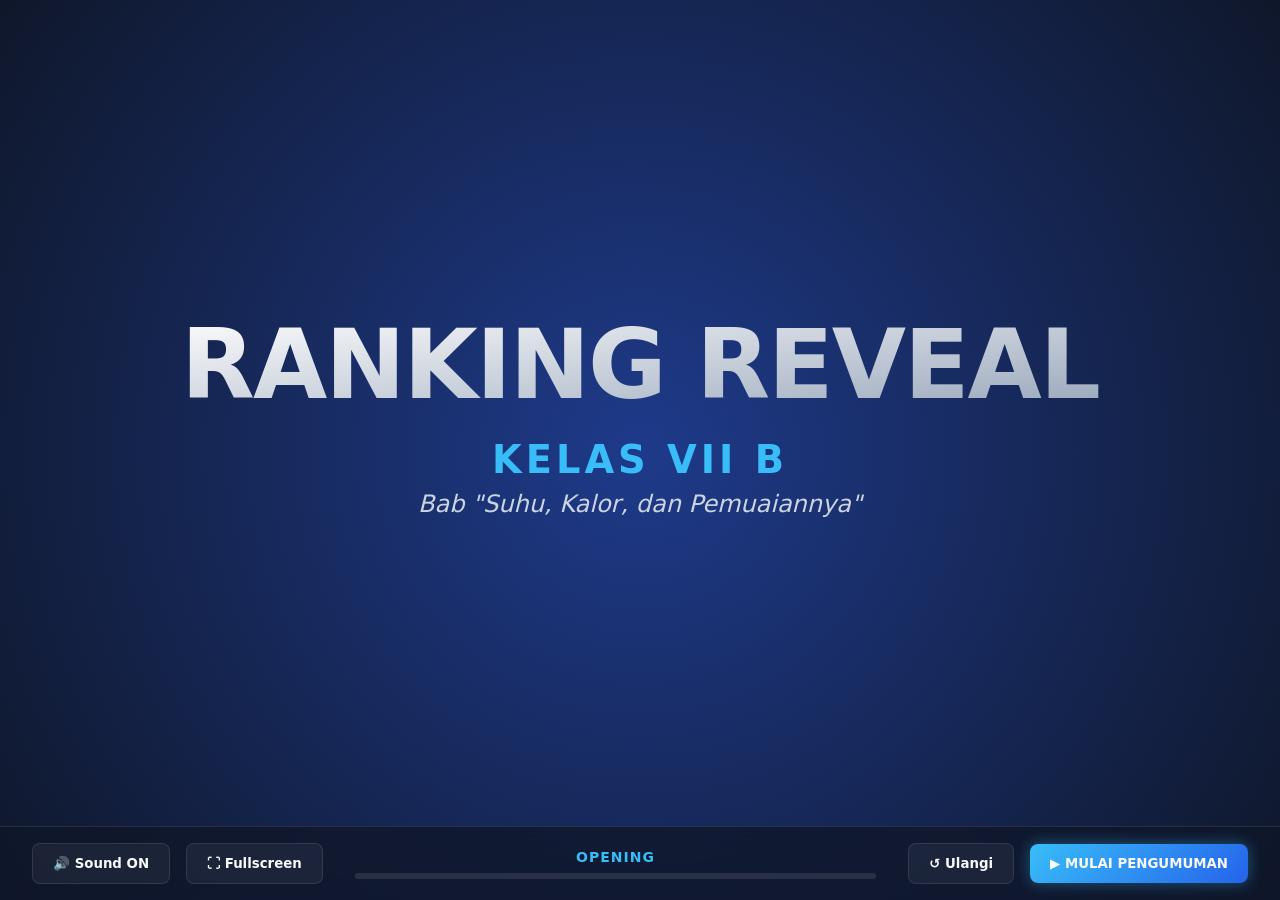
<file: assets/simulators/ranking_reveal.html>
<!DOCTYPE html>
<html lang="id">
<head>
    <meta charset="UTF-8">
    <meta name="viewport" content="width=device-width, initial-scale=1.0">
    <title>Ranking Reveal - Kelas VII B</title>
    <style>
        :root {
            --dark-blue: #0f172a;
            --mid-blue: #1e3a8a;
            --light-blue: #38bdf8;
            --white: #f8fafc;
            --gold: #fbbf24;
            --gold-dark: #b45309;
            --orange: #f97316;
            --bronze: #cd7f32;
            --silver: #e2e8f0;
            --glass-bg: rgba(255, 255, 255, 0.05);
            --glass-border: rgba(255, 255, 255, 0.1);
            --font-main: 'Inter', system-ui, -apple-system, sans-serif;
        }

        * {
            margin: 0;
            padding: 0;
            box-sizing: border-box;
            user-select: none;
        }

        body {
            font-family: var(--font-main);
            background: radial-gradient(circle at center, var(--mid-blue) 0%, var(--dark-blue) 100%);
            color: var(--white);
            height: 100vh;
            overflow: hidden;
            display: flex;
            flex-direction: column;
        }

        #fx-canvas {
            position: absolute;
            top: 0;
            left: 0;
            width: 100%;
            height: 100%;
            pointer-events: none;
            z-index: 10;
        }

        #app-container {
            flex: 1;
            position: relative;
            display: flex;
            align-items: center;
            justify-content: center;
            padding: 2rem;
            z-index: 20;
            perspective: 1000px;
        }

        #controls-bar {
            background: rgba(15, 23, 42, 0.8);
            backdrop-filter: blur(10px);
            border-top: 1px solid var(--glass-border);
            padding: 1rem 2rem;
            display: flex;
            justify-content: space-between;
            align-items: center;
            z-index: 30;
            position: relative;
        }

        .controls-group {
            display: flex;
            gap: 1rem;
            align-items: center;
        }

        #progress-container {
            flex: 1;
            margin: 0 2rem;
            display: flex;
            flex-direction: column;
            gap: 0.5rem;
        }

        #progress-text {
            font-size: 0.875rem;
            color: var(--light-blue);
            text-align: center;
            font-weight: 600;
            letter-spacing: 1px;
        }

        #progress-bar {
            height: 6px;
            background: rgba(255, 255, 255, 0.1);
            border-radius: 3px;
            overflow: hidden;
        }

        #progress-fill {
            height: 100%;
            background: linear-gradient(90deg, var(--light-blue), var(--gold));
            width: 0%;
            transition: width 0.5s ease;
        }

        button {
            background: var(--glass-bg);
            border: 1px solid var(--glass-border);
            color: var(--white);
            padding: 0.75rem 1.25rem;
            border-radius: 8px;
            font-family: inherit;
            font-weight: 600;
            cursor: pointer;
            transition: all 0.3s ease;
            display: flex;
            align-items: center;
            gap: 0.5rem;
        }

        button:hover {
            background: rgba(255, 255, 255, 0.15);
            transform: translateY(-2px);
            box-shadow: 0 4px 12px rgba(0,0,0,0.2);
        }

        button:active {
            transform: translateY(0);
        }

        button.primary {
            background: linear-gradient(135deg, var(--light-blue), #2563eb);
            border: none;
            box-shadow: 0 0 15px rgba(56, 189, 248, 0.4);
        }

        button.primary:hover {
            background: linear-gradient(135deg, #7dd3fc, var(--light-blue));
            box-shadow: 0 0 25px rgba(56, 189, 248, 0.6);
        }

        button:disabled {
            opacity: 0.5;
            cursor: not-allowed;
            transform: none;
            box-shadow: none;
        }

        @keyframes fadeUp {
            from { opacity: 0; transform: translateY(40px); }
            to { opacity: 1; transform: translateY(0); }
        }

        @keyframes fadeIn {
            from { opacity: 0; }
            to { opacity: 1; }
        }

        @keyframes zoomIn {
            from { opacity: 0; transform: scale(0.8); }
            to { opacity: 1; transform: scale(1); }
        }
        
        @keyframes zoomOutFade {
            0% { opacity: 0; transform: scale(1.5); }
            20% { opacity: 1; transform: scale(1); }
            80% { opacity: 1; transform: scale(1); }
            100% { opacity: 0; transform: scale(0.8); }
        }

        @keyframes float {
            0% { transform: translateY(0px); }
            50% { transform: translateY(-10px); }
            100% { transform: translateY(0px); }
        }

        @keyframes pulseGlow {
            0% { text-shadow: 0 0 10px rgba(251, 191, 36, 0.5); }
            50% { text-shadow: 0 0 30px rgba(251, 191, 36, 1), 0 0 60px rgba(251, 191, 36, 0.6); }
            100% { text-shadow: 0 0 10px rgba(251, 191, 36, 0.5); }
        }

        .animate-fade-up { animation: fadeUp 0.8s cubic-bezier(0.16, 1, 0.3, 1) forwards; opacity: 0; }
        .animate-fade-in { animation: fadeIn 1s ease forwards; opacity: 0; }
        .animate-zoom-in { animation: zoomIn 0.8s cubic-bezier(0.34, 1.56, 0.64, 1) forwards; opacity: 0; }
        
        .delay-1 { animation-delay: 0.5s; }
        .delay-2 { animation-delay: 1.2s; }
        .delay-3 { animation-delay: 2s; }

        .scene {
            position: absolute;
            width: 100%;
            height: 100%;
            display: flex;
            flex-direction: column;
            align-items: center;
            justify-content: center;
            text-align: center;
            opacity: 0;
            pointer-events: none;
            transition: opacity 0.5s ease;
        }

        .scene.active {
            opacity: 1;
            pointer-events: auto;
        }

        .title-huge {
            font-size: clamp(3rem, 8vw, 6rem);
            font-weight: 800;
            background: linear-gradient(to bottom right, #fff, #94a3b8);
            -webkit-background-clip: text;
            color: transparent;
            margin-bottom: 1rem;
            letter-spacing: -2px;
        }

        .subtitle {
            font-size: clamp(1.5rem, 3vw, 2.5rem);
            color: var(--light-blue);
            font-weight: 600;
            letter-spacing: 4px;
            margin-bottom: 0.5rem;
        }

        .chapter {
            font-size: clamp(1rem, 2vw, 1.5rem);
            color: #cbd5e1;
            font-style: italic;
        }

        /* Glassmorphism Cards */
        .glass-card {
            background: var(--glass-bg);
            backdrop-filter: blur(16px);
            -webkit-backdrop-filter: blur(16px);
            border: 1px solid var(--glass-border);
            border-radius: 24px;
            padding: 3rem;
            box-shadow: 0 25px 50px -12px rgba(0, 0, 0, 0.5);
            max-width: 800px;
            width: 90%;
            transform-style: preserve-3d;
        }

        .text-suspense {
            font-size: clamp(1.5rem, 4vw, 3rem);
            font-weight: 300;
            color: var(--white);
            line-height: 1.4;
        }

        /* Rank Reveal Elements */
        .rank-label {
            font-size: clamp(1.5rem, 3vw, 2.5rem);
            color: var(--light-blue);
            font-weight: 700;
            letter-spacing: 2px;
            text-transform: uppercase;
            margin-bottom: 1rem;
        }

        .student-name {
            font-size: clamp(2.5rem, 6vw, 4.5rem);
            font-weight: 800;
            color: var(--white);
            margin-bottom: 1.5rem;
            line-height: 1.1;
        }

        .score-box {
            display: inline-block;
            background: rgba(0,0,0,0.3);
            border: 2px solid var(--light-blue);
            padding: 0.5rem 2rem;
            border-radius: 50px;
            font-size: clamp(2rem, 4vw, 3rem);
            font-weight: 900;
            color: var(--light-blue);
            box-shadow: 0 0 20px rgba(56, 189, 248, 0.2);
        }

        /* Grid for Rank 5 Tie */
        .tie-grid {
            display: grid;
            grid-template-columns: repeat(auto-fit, minmax(300px, 1fr));
            gap: 1.5rem;
            width: 90%;
            max-width: 1200px;
            margin-top: 2rem;
        }

        .tie-card {
            background: rgba(255,255,255,0.08);
            border: 1px solid rgba(255,255,255,0.2);
            border-radius: 16px;
            padding: 2rem;
            display: flex;
            flex-direction: column;
            align-items: center;
            justify-content: center;
            box-shadow: 0 10px 30px rgba(0,0,0,0.3);
        }

        .tie-name {
            font-size: 1.5rem;
            font-weight: 700;
            margin-bottom: 1rem;
        }

        .tie-score {
            font-size: 2rem;
            color: var(--light-blue);
            font-weight: 900;
        }

        /* Special Rank Colors */
        .rank-3 .rank-label, .rank-3 .score-box { color: var(--bronze); border-color: var(--bronze); box-shadow: 0 0 20px rgba(205, 127, 50, 0.3); }
        .rank-2 .rank-label, .rank-2 .score-box { color: var(--silver); border-color: var(--silver); box-shadow: 0 0 20px rgba(226, 232, 240, 0.3); }
        
        .rank-1 .rank-label {
            color: var(--gold);
            font-size: clamp(2rem, 4vw, 3.5rem);
            text-shadow: 0 0 15px rgba(251, 191, 36, 0.5);
        }
        .rank-1 .student-name {
            background: linear-gradient(to right, #fbbf24, #f59e0b, #fbbf24);
            -webkit-background-clip: text;
            color: transparent;
            animation: pulseGlow 3s infinite;
            font-size: clamp(3rem, 8vw, 6rem);
        }
        .rank-1 .score-box {
            color: var(--gold);
            border-color: var(--gold);
            background: rgba(180, 83, 9, 0.2);
            box-shadow: 0 0 30px rgba(251, 191, 36, 0.5);
            font-size: clamp(3rem, 5vw, 4rem);
        }

        .summary-table {
            width: 100%;
            border-collapse: collapse;
            margin-top: 2rem;
            font-size: 1.1rem;
        }

        .summary-table th, .summary-table td {
            padding: 1rem;
            text-align: left;
            border-bottom: 1px solid rgba(255,255,255,0.1);
        }

        .summary-table th {
            color: var(--light-blue);
            font-weight: 700;
            text-transform: uppercase;
        }

        .summary-table tr.top-1 { background: rgba(251, 191, 36, 0.15); font-weight: bold; color: var(--gold); }
        .summary-table tr.top-2 { background: rgba(226, 232, 240, 0.1); font-weight: bold; }
        .summary-table tr.top-3 { background: rgba(205, 127, 50, 0.1); font-weight: bold; }
        
        .summary-container {
            max-height: 70vh;
            overflow-y: auto;
            width: 90%;
            max-width: 900px;
        }

        /* Custom Scrollbar for table */
        ::-webkit-scrollbar { width: 8px; }
        ::-webkit-scrollbar-track { background: rgba(0,0,0,0.2); border-radius: 4px; }
        ::-webkit-scrollbar-thumb { background: rgba(255,255,255,0.3); border-radius: 4px; }
        ::-webkit-scrollbar-thumb:hover { background: rgba(255,255,255,0.5); }

        .hidden { display: none !important; }
        
        /* Spotlight Effect for Rank 1 */
        .spotlight {
            position: absolute;
            top: -50%;
            left: 50%;
            transform: translateX(-50%);
            width: 150vw;
            height: 150vh;
            background: radial-gradient(ellipse at center, rgba(251, 191, 36, 0.15) 0%, transparent 60%);
            pointer-events: none;
            opacity: 0;
            transition: opacity 2s ease;
            mix-blend-mode: screen;
        }
    </style>
</head>
<body>

    <canvas id="fx-canvas"></canvas>
    <div id="spotlight" class="spotlight"></div>

    <div id="app-container">
        <!-- Scenes will be injected here dynamically -->
    </div>

    <div id="controls-bar">
        <div class="controls-group">
            <button id="btn-sound" onclick="toggleSound()">🔊 Sound ON</button>
            <button id="btn-fullscreen" onclick="toggleFullscreen()">⛶ Fullscreen</button>
        </div>

        <div id="progress-container">
            <div id="progress-text">OPENING</div>
            <div id="progress-bar">
                <div id="progress-fill"></div>
            </div>
        </div>

        <div class="controls-group">
            <button id="btn-reset" onclick="resetApp()">↺ Ulangi</button>
            <button id="btn-skip" onclick="skipAnimation()" style="display: none;">⏭ Skip Animasi</button>
            <button id="btn-next" class="primary" onclick="handleNext()">LANJUT ➔</button>
        </div>
    </div>

    <script>
        // Data Ranking (Competition Ranking Format)
        const students = [
            { rank: 10, name: "Rehan Afandi", score: "65,56" },
            { rank: 9, name: "Jagad Akbar", score: "70,00" },
            { rank: 5, isTie: true, names: ["M. Hanafi", "Nabila Ayu Herawati", "Novi Firdia Damayanti", "Ulfa Hoirunnisa"], score: "72,22" },
            { rank: 4, name: "Fatimatus Sakdiyeh", score: "74,44" },
            { rank: 3, name: "Claudia Fatmawati Natalia Putri", score: "78,33" },
            { rank: 2, name: "Maulidatul Kamila", score: "82,22" },
            { rank: 1, name: "Azmina Liya Zafira", score: "92,22" }
        ];

        // State Management
        let currentSceneIndex = 0;
        let currentSubstep = 0;
        let isAnimating = false;
        let activeTimeouts = [];
        let soundEnabled = true;
        let audioCtx = null;

        const container = document.getElementById('app-container');
        const progressFill = document.getElementById('progress-fill');
        const progressText = document.getElementById('progress-text');
        const btnNext = document.getElementById('btn-next');
        const btnSkip = document.getElementById('btn-skip');
        const spotlight = document.getElementById('spotlight');

        const scriptFlow = [
            { id: 'opening', type: 'static', title: 'OPENING' },
            { id: 'disclaimer', type: 'static', title: 'PERSIAPAN' },
            { id: 'countdown', type: 'static', title: 'COUNTDOWN' },
            { id: 'rank_10', type: 'reveal', data: students[0], title: 'TOP 10' },
            { id: 'rank_9', type: 'reveal', data: students[1], title: 'TOP 9' },
            { id: 'transition_tie', type: 'static', title: 'TUNGGU...' }, // Explaining jump 9 -> 5
            { id: 'rank_5_tie', type: 'reveal_tie', data: students[2], title: 'TOP 5' },
            { id: 'rank_4', type: 'reveal', data: students[3], title: 'TOP 4' },
            { id: 'top3_intro', type: 'static', title: 'FINAL 3' },
            { id: 'rank_3', type: 'reveal', data: students[4], title: 'TOP 3', styleClass: 'rank-3' },
            { id: 'rank_2', type: 'reveal', data: students[5], title: 'TOP 2', styleClass: 'rank-2' },
            { id: 'rank_1_intro', type: 'static', title: 'FINAL' },
            { id: 'rank_1', type: 'reveal', data: students[6], title: 'TOP 1', styleClass: 'rank-1' },
            { id: 'summary', type: 'static', title: 'SUMMARY' }
        ];

        function initAudio() {
            if (!audioCtx && soundEnabled) {
                audioCtx = new (window.AudioContext || window.webkitAudioContext)();
            }
        }

        function playTone(freq, type = 'sine', duration = 0.5, vol = 0.1) {
            if (!soundEnabled || !audioCtx) return;
            if (audioCtx.state === 'suspended') audioCtx.resume();
            
            const osc = audioCtx.createOscillator();
            const gain = audioCtx.createGain();
            osc.type = type;
            osc.frequency.setValueAtTime(freq, audioCtx.currentTime);
            
            gain.gain.setValueAtTime(0, audioCtx.currentTime);
            gain.gain.linearRampToValueAtTime(vol, audioCtx.currentTime + 0.05);
            gain.gain.exponentialRampToValueAtTime(0.001, audioCtx.currentTime + duration);
            
            osc.connect(gain);
            gain.connect(audioCtx.destination);
            osc.start();
            osc.stop(audioCtx.currentTime + duration);
        }

        function playNoise(duration, vol = 0.1) {
            if (!soundEnabled || !audioCtx) return;
            const bufferSize = audioCtx.sampleRate * duration;
            const buffer = audioCtx.createBuffer(1, bufferSize, audioCtx.sampleRate);
            const data = buffer.getChannelData(0);
            for (let i = 0; i < bufferSize; i++) {
                data[i] = Math.random() * 2 - 1;
            }
            const noise = audioCtx.createBufferSource();
            noise.buffer = buffer;
            const gain = audioCtx.createGain();
            
            // Lowpass filter for 'boom' or 'suspense'
            const filter = audioCtx.createBiquadFilter();
            filter.type = 'lowpass';
            filter.frequency.value = 400;

            gain.gain.setValueAtTime(vol, audioCtx.currentTime);
            gain.gain.exponentialRampToValueAtTime(0.001, audioCtx.currentTime + duration);
            
            noise.connect(filter);
            filter.connect(gain);
            gain.connect(audioCtx.destination);
            noise.start();
        }

        const SFX = {
            click: () => playTone(600, 'sine', 0.1, 0.05),
            beep: () => playTone(440, 'square', 0.2, 0.05),
            highBeep: () => playTone(880, 'square', 0.4, 0.08),
            suspense: () => { playTone(100, 'sawtooth', 3, 0.05); playNoise(3, 0.02); },
            revealRank: () => playTone(300, 'triangle', 0.5, 0.1),
            revealName: () => playTone(500, 'triangle', 0.6, 0.1),
            revealScore: () => {
                playTone(523.25, 'sine', 1.5, 0.1); // C5
                playTone(659.25, 'sine', 1.5, 0.1); // E5
                playTone(783.99, 'sine', 1.5, 0.1); // G5
            },
            victory: () => {
                const notes = [523.25, 659.25, 783.99, 1046.50];
                notes.forEach((f, i) => setTimeout(() => playTone(f, 'square', 1, 0.15), i * 150));
                setTimeout(() => playNoise(2, 0.2), 300); // Explosion/Confetti sound
            }
        };

        const canvas = document.getElementById('fx-canvas');
        const ctx = canvas.getContext('2d');
        let particles = [];
        let animFrame;

        function resizeCanvas() {
            canvas.width = window.innerWidth;
            canvas.height = window.innerHeight;
        }
        window.addEventListener('resize', resizeCanvas);
        resizeCanvas();

        class Particle {
            constructor(x, y, isGold = false) {
                this.x = x;
                this.y = y;
                this.size = Math.random() * 8 + 4;
                this.speedX = Math.random() * 6 - 3;
                this.speedY = Math.random() * -10 - 5;
                this.gravity = 0.3;
                this.rotation = Math.random() * 360;
                this.rotationSpeed = Math.random() * 10 - 5;
                
                const colors = isGold ? ['#fbbf24', '#f59e0b', '#ffffff'] : ['#38bdf8', '#fbbf24', '#f8fafc', '#f97316'];
                this.color = colors[Math.floor(Math.random() * colors.length)];
            }
            update() {
                this.x += this.speedX;
                this.y += this.speedY;
                this.speedY += this.gravity;
                this.rotation += this.rotationSpeed;
            }
            draw() {
                ctx.save();
                ctx.translate(this.x, this.y);
                ctx.rotate(this.rotation * Math.PI / 180);
                ctx.fillStyle = this.color;
                ctx.fillRect(-this.size/2, -this.size/2, this.size, this.size);
                ctx.restore();
            }
        }

        function triggerConfetti(x, y, amount = 100, isGold = false) {
            for (let i = 0; i < amount; i++) {
                particles.push(new Particle(x, y, isGold));
            }
            if (!animFrame) loopConfetti();
        }

        function loopConfetti() {
            ctx.clearRect(0, 0, canvas.width, canvas.height);
            for (let i = 0; i < particles.length; i++) {
                particles[i].update();
                particles[i].draw();
                if (particles[i].y > canvas.height) {
                    particles.splice(i, 1);
                    i--;
                }
            }
            if (particles.length > 0) {
                animFrame = requestAnimationFrame(loopConfetti);
            } else {
                animFrame = null;
            }
        }

        function safeTimeout(fn, delay) {
            const id = setTimeout(fn, delay);
            activeTimeouts.push(id);
            return id;
        }

        function clearTimeouts() {
            activeTimeouts.forEach(clearTimeout);
            activeTimeouts = [];
        }

        function updateUI() {
            const scene = scriptFlow[currentSceneIndex];
            progressText.innerText = scene.title;
            const progress = ((currentSceneIndex) / (scriptFlow.length - 1)) * 100;
            progressFill.style.width = `${progress}%`;

            if (currentSceneIndex === 0) {
                btnNext.innerHTML = "▶ MULAI PENGUMUMAN";
            } else {
                btnNext.innerHTML = isAnimating ? "⏭ LEWATI ANIMASI" : "LANJUT ➔";
            }
        }

        function renderScene() {
            clearTimeouts();
            container.innerHTML = '';
            const scene = scriptFlow[currentSceneIndex];
            updateUI();
            
            // Default background adjustments
            document.body.style.background = 'radial-gradient(circle at center, var(--mid-blue) 0%, var(--dark-blue) 100%)';
            spotlight.style.opacity = '0';

            switch (scene.id) {
                case 'opening':
                    renderHTML(`
                        <div class="scene active">
                            <h1 class="title-huge animate-fade-up">RANKING REVEAL</h1>
                            <div class="subtitle animate-fade-up delay-1">KELAS VII B</div>
                            <div class="chapter animate-fade-up delay-2">Bab "Suhu, Kalor, dan Pemuaiannya"</div>
                        </div>
                    `);
                    isAnimating = false;
                    break;
                    
                case 'disclaimer':
                    renderHTML(`
                        <div class="scene active glass-card">
                            <h2 class="animate-fade-in" style="font-size: 2rem; margin-bottom: 2rem;">Sebelum dimulai...</h2>
                            <p class="animate-fade-in delay-1" style="font-size: 1.5rem; line-height: 1.6; color: var(--light-blue);">
                                Ranking ini bukan tentang siapa yang paling sempurna.<br><br>
                                Ini adalah gambaran dari proses, usaha, dan hasil belajar kalian pada bab ini.
                            </p>
                        </div>
                    `);
                    SFX.suspense();
                    isAnimating = true;
                    safeTimeout(() => { isAnimating = false; updateUI(); }, 2000);
                    break;

                case 'countdown':
                    renderHTML(`<div class="scene active" id="cd-container"></div>`);
                    runCountdown();
                    break;

                case 'transition_tie':
                    renderHTML(`
                        <div class="scene active glass-card">
                            <h2 class="animate-fade-in text-suspense">Tunggu sebentar...</h2>
                            <p class="animate-fade-in delay-1 text-suspense" style="margin-top: 2rem; font-size: 1.5rem;">
                                Setelah Peringkat 9, kemana peringkat 8, 7, dan 6?<br>
                                Mari kita lihat apa yang terjadi di Peringkat 5!
                            </p>
                        </div>
                    `);
                    SFX.suspense();
                    isAnimating = true;
                    safeTimeout(() => { isAnimating = false; updateUI(); }, 2000);
                    break;

                case 'top3_intro':
                    renderHTML(`
                        <div class="scene active">
                            <h1 class="title-huge animate-zoom-in" style="color: var(--orange); text-shadow: 0 0 30px red;">🔥 FINAL 3 🔥</h1>
                        </div>
                    `);
                    SFX.suspense();
                    isAnimating = true;
                    safeTimeout(() => { isAnimating = false; updateUI(); }, 1500);
                    break;

                case 'rank_1_intro':
                    renderHTML(`
                        <div class="scene active">
                            <h2 class="text-suspense animate-fade-in" id="r1-text1">Dan sekarang...</h2>
                            <h2 class="text-suspense animate-fade-in delay-1" id="r1-text2" style="margin-top: 1rem;">hanya tersisa satu nama.</h2>
                            <h1 class="title-huge animate-zoom-in delay-3" style="margin-top: 3rem; font-size: clamp(2rem, 5vw, 4rem);">SIAPA YANG MENJADI PERINGKAT 1?</h1>
                        </div>
                    `);
                    SFX.suspense();
                    isAnimating = true;
                    safeTimeout(() => { isAnimating = false; updateUI(); }, 3500);
                    break;

                case 'summary':
                    renderSummary();
                    break;

                default:
                    if (scene.type === 'reveal') {
                        renderGenericReveal(scene);
                    } else if (scene.type === 'reveal_tie') {
                        renderTieReveal(scene);
                    }
                    break;
            }
        }

        function renderHTML(html) {
            container.innerHTML = html;
        }

        function runCountdown() {
            isAnimating = true;
            updateUI();
            const box = document.getElementById('cd-container');
            let count = 3;
            
            function tick() {
                if (count > 0) {
                    box.innerHTML = `<div style="font-size: 15rem; font-weight: 900; animation: zoomOutFade 1s forwards;">${count}</div>`;
                    SFX.beep();
                    count--;
                    safeTimeout(tick, 1000);
                } else {
                    box.innerHTML = `<h1 class="title-huge animate-zoom-in" style="color: var(--gold);">LET'S REVEAL THE TOP 10!</h1>`;
                    SFX.highBeep();
                    isAnimating = false;
                    updateUI();
                }
            }
            tick();
        }

        function renderGenericReveal(scene) {
            currentSubstep = 0;
            isAnimating = true;
            updateUI();
            
            const html = `
                <div class="scene active ${scene.styleClass || ''}">
                    <div class="rank-label hidden" id="rev-rank">Peringkat ${scene.data.rank}</div>
                    <div class="student-name hidden" id="rev-name">${scene.data.name}</div>
                    <div class="score-box hidden" id="rev-score">${scene.data.score}</div>
                </div>
            `;
            renderHTML(html);
            
            // Sequence
            safeTimeout(() => {
                const elRank = document.getElementById('rev-rank');
                elRank.classList.remove('hidden');
                elRank.classList.add('animate-fade-up');
                SFX.revealRank();
            }, 300);

            safeTimeout(() => {
                const elName = document.getElementById('rev-name');
                elName.classList.remove('hidden');
                elName.classList.add('animate-zoom-in');
                SFX.revealName();
            }, 1500);

            safeTimeout(() => {
                const elScore = document.getElementById('rev-score');
                elScore.classList.remove('hidden');
                elScore.classList.add('animate-fade-up');
                SFX.revealScore();
                
                if (scene.id === 'rank_1') {
                    SFX.victory();
                    document.body.style.background = '#020617'; // Darken
                    spotlight.style.opacity = '1';
                    triggerConfetti(window.innerWidth / 2, window.innerHeight, 200, true);
                    triggerConfetti(window.innerWidth / 4, window.innerHeight, 100, true);
                    triggerConfetti((window.innerWidth / 4) * 3, window.innerHeight, 100, true);
                } else {
                    triggerConfetti(window.innerWidth / 2, window.innerHeight, 40);
                }

                isAnimating = false;
                updateUI();
            }, 3000);
        }

        function renderTieReveal(scene) {
            isAnimating = true;
            updateUI();
            
            let cardsHtml = scene.data.names.map((name, i) => `
                <div class="tie-card hidden" id="tie-card-${i}">
                    <div class="tie-name">${name}</div>
                    <div class="tie-score">${scene.data.score}</div>
                </div>
            `).join('');

            const html = `
                <div class="scene active">
                    <div class="rank-label hidden" id="tie-rank">PERINGKAT 5</div>
                    <div class="text-suspense hidden" id="tie-text1" style="margin-top: 1rem;">Tapi... sepertinya ada sesuatu yang berbeda.</div>
                    <div class="text-suspense hidden" id="tie-text2" style="color: var(--gold); font-weight: bold; margin-top: 1rem;">Empat siswa memperoleh nilai yang sama!</div>
                    <div class="tie-grid">
                        ${cardsHtml}
                    </div>
                    <div class="hidden" id="tie-note" style="margin-top: 2rem; font-size: 1rem; color: #94a3b8; font-style: italic;">
                        *Karena menggunakan competition ranking, keempatnya berada di peringkat 5.
                    </div>
                </div>
            `;
            renderHTML(html);

            safeTimeout(() => { document.getElementById('tie-rank').classList.replace('hidden', 'animate-fade-up'); SFX.revealRank(); }, 300);
            safeTimeout(() => { document.getElementById('tie-text1').classList.replace('hidden', 'animate-fade-in'); SFX.suspense(); }, 1500);
            safeTimeout(() => { document.getElementById('tie-text2').classList.replace('hidden', 'animate-zoom-in'); SFX.highBeep(); }, 3500);
            
            // Pop cards one by one rapidly
            scene.data.names.forEach((_, i) => {
                safeTimeout(() => {
                    document.getElementById(`tie-card-${i}`).classList.replace('hidden', 'animate-fade-up');
                    SFX.revealName();
                }, 5000 + (i * 300));
            });

            safeTimeout(() => {
                document.getElementById('tie-note').classList.replace('hidden', 'animate-fade-in');
                SFX.revealScore();
                triggerConfetti(window.innerWidth / 2, window.innerHeight, 100);
                isAnimating = false;
                updateUI();
            }, 5000 + (scene.data.names.length * 300) + 500);
        }

        function renderSummary() {
            let rows = students.map(s => {
                let rowClass = '';
                if (s.rank === 1) rowClass = 'top-1';
                else if (s.rank === 2) rowClass = 'top-2';
                else if (s.rank === 3) rowClass = 'top-3';

                if (s.isTie) {
                    return s.names.map((n, idx) => `
                        <tr class="${rowClass}">
                            <td>${idx === 0 ? s.rank : ''}</td>
                            <td>${n}</td>
                            <td>${s.score}</td>
                        </tr>
                    `).join('');
                } else {
                    return `
                        <tr class="${rowClass}">
                            <td>${s.rank}</td>
                            <td>${s.name}</td>
                            <td>${s.score}</td>
                        </tr>
                    `;
                }
            }).join('');

            const html = `
                <div class="scene active glass-card" style="padding: 2rem;">
                    <h2 style="color: var(--gold); margin-bottom: 1rem; font-size: 2rem;">🏆 TOP 10 KELAS VII B 🏆</h2>
                    <div class="summary-container">
                        <table class="summary-table">
                            <thead><tr><th>Peringkat</th><th>Nama Siswa</th><th>Nilai</th></tr></thead>
                            <tbody>${rows}</tbody>
                        </table>
                    </div>
                    <p style="margin-top: 1.5rem; font-size: 1.2rem;">Selamat untuk 10 besar! 🎉</p>
                    <p style="margin-top: 0.5rem; font-size: 1rem; color: #94a3b8;">Bagi yang belum masuk 10 besar, jangan berhenti di sini. Bab berikutnya masih bisa berubah.</p>
                </div>
            `;
            renderHTML(html);
            triggerConfetti(window.innerWidth / 2, -20, 150); // Fall from top
        }

        function handleNext() {
            initAudio(); // Initialize audio on first user interaction
            SFX.click();
            
            if (isAnimating) {
                skipAnimation();
                return;
            }

            if (currentSceneIndex < scriptFlow.length - 1) {
                currentSceneIndex++;
                renderScene();
            }
        }

        function skipAnimation() {
            if (!isAnimating) return;
            clearTimeouts();
            isAnimating = false;
            
            // Force remove hidden classes and animations to show final state immediately
            const hiddenEls = container.querySelectorAll('.hidden');
            hiddenEls.forEach(el => {
                el.classList.remove('hidden');
                el.style.opacity = '1';
                el.style.transform = 'none';
                el.style.animation = 'none';
            });
            
            updateUI();
        }

        function resetApp() {
            SFX.click();
            currentSceneIndex = 0;
            renderScene();
        }

        function toggleSound() {
            initAudio();
            soundEnabled = !soundEnabled;
            const btn = document.getElementById('btn-sound');
            btn.innerHTML = soundEnabled ? '🔊 Sound ON' : '🔇 Sound OFF';
            if (!soundEnabled) SFX.click(); // Won't play, but logic is there
        }

        function toggleFullscreen() {
            if (!document.fullscreenElement) {
                document.documentElement.requestFullscreen().catch(err => {
                    console.log(`Error attempting to enable fullscreen: ${err.message}`);
                });
            } else {
                if (document.exitFullscreen) {
                    document.exitFullscreen();
                }
            }
        }

        // Keyboard navigation
        document.addEventListener('keydown', (e) => {
            if (e.key === 'ArrowRight' || e.key === 'Enter' || e.key === ' ') {
                handleNext();
            }
        });

        // Initialize first scene
        window.onload = () => {
            renderScene();
        };

    </script>
</body>
</html>
</file>
<file: styles.css>
/* ==========================================================================
   E-PORTOFOLIO PPL MANDIRI — FAHRI EKA RAMADHANI, S.Pd
   Visual Theme: "PEACOCK REYOG" (Teal #006D6F, Gold #C8A951, Dark #00383A, Light #F7FAFA)
   Optimized for 100% Browser Zoom on Standard Laptop Screens (1280px - 1920px)
   ========================================================================== */

:root {
  --reyog-teal: #006D6F;
  --reyog-teal-mid: #005456;
  --reyog-dark: #00383A;
  --reyog-darker: #002224;
  --reyog-night: #001718;
  --reyog-gold: #C8A951;
  --reyog-gold-light: #E6CD7F;
  --reyog-gold-bright: #F4DF96;
  --reyog-gold-dark: #9B7B24;
  --reyog-white: #F7FAFA;
  --reyog-mint: #EBF5F5;
  --reyog-mint-border: #C5E0E0;
  --reyog-parchment: #FCF9F0;
  --reyog-parchment-dark: #F3EAD6;
  --text-primary: #0F292A;
  --text-secondary: #355859;
  --text-muted: #5C7E7F;
  --text-light: #F7FAFA;
  --text-gold: #DFC36D;
  --shadow-soft: 0 8px 22px -4px rgba(0, 56, 58, 0.08), 0 3px 9px -2px rgba(0, 56, 58, 0.05);
  --shadow-gold: 0 8px 22px -4px rgba(200, 169, 81, 0.22);
  --shadow-card: 0 10px 26px rgba(0, 34, 36, 0.12);
  --grad-gold: linear-gradient(135deg, #9B7B24 0%, #C8A951 35%, #F2DC91 55%, #C8A951 80%, #93721E 100%);
  --grad-teal: linear-gradient(135deg, #00383A 0%, #00595B 55%, #006D6F 100%);
  --grad-dark: linear-gradient(180deg, #002224 0%, #00383A 50%, #002224 100%);
  --radius-sm: 7px;
  --radius-md: 12px;
  --radius-lg: 16px;
  --radius-xl: 22px;
  --font-serif: 'Playfair Display', 'Cinzel', Georgia, serif;
  --font-display: 'Cinzel', 'Playfair Display', serif;
  --font-sans: 'Plus Jakarta Sans', -apple-system, BlinkMacSystemFont, 'Segoe UI', Roboto, sans-serif;
}

* {
  box-sizing: border-box;
  margin: 0;
  padding: 0;
}

/* Skala dasar disesuaikan agar pada Zoom 100% proporsinya pas di layar laptop tanpa perlu perkecil ke 67% */
html {
  scroll-behavior: smooth;
  font-size: 12.8px;
}

@media (min-width: 1600px) {
  html {
    font-size: 14px;
  }
}

body {
  font-family: var(--font-sans);
  background-color: var(--reyog-white);
  color: var(--text-primary);
  line-height: 1.65;
  overflow-x: hidden;
  background-image: 
    radial-gradient(circle at 10% 15%, rgba(0, 109, 111, 0.04) 0%, transparent 35%),
    radial-gradient(circle at 90% 85%, rgba(200, 169, 81, 0.06) 0%, transparent 40%);
}

/* ==========================================================================
   TOP NAVIGATION BAR (OPTIMIZED SO ALL ITEMS FIT AT 100% ZOOM)
   ========================================================================== */
.top-navbar {
  position: sticky;
  top: 0;
  z-index: 1000;
  background: rgba(0, 34, 36, 0.97);
  backdrop-filter: blur(14px);
  border-bottom: 2px solid var(--reyog-gold);
  box-shadow: 0 4px 16px rgba(0, 0, 0, 0.25);
}

.navbar-container {
  max-width: 1280px;
  margin: 0 auto;
  padding: 0.45rem 1rem;
  min-height: 56px;
  display: flex;
  align-items: center;
  justify-content: space-between;
  flex-wrap: wrap;
  gap: 0.5rem 0.65rem;
}

.brand-logo {
  display: flex;
  align-items: center;
  gap: 0.55rem;
  text-decoration: none;
  color: var(--reyog-white);
  cursor: pointer;
  flex-shrink: 0;
}

.brand-crest {
  width: 34px;
  height: 34px;
  border-radius: 50%;
  background: var(--grad-teal);
  border: 1.5px solid var(--reyog-gold);
  display: flex;
  align-items: center;
  justify-content: center;
  box-shadow: 0 0 10px rgba(200, 169, 81, 0.35);
  font-size: 1.05rem;
}

.brand-text-wrap {
  display: flex;
  flex-direction: column;
}

.brand-title {
  font-family: var(--font-display);
  font-size: 0.88rem;
  font-weight: 700;
  letter-spacing: 0.4px;
  color: var(--reyog-gold-light);
  line-height: 1.15;
}

.brand-subtitle {
  font-size: 0.68rem;
  color: rgba(247, 250, 250, 0.78);
  letter-spacing: 0.2px;
}

.nav-menu {
  display: flex;
  align-items: center;
  flex-wrap: wrap;
  gap: 0.2rem;
  list-style: none;
}

.nav-item {
  position: relative;
}

.nav-link {
  display: inline-flex;
  align-items: center;
  gap: 0.28rem;
  padding: 0.42rem 0.62rem;
  color: rgba(247, 250, 250, 0.9);
  font-size: 0.82rem;
  font-weight: 600;
  text-decoration: none;
  border-radius: var(--radius-sm);
  transition: all 0.2s ease;
  cursor: pointer;
  border: 1px solid transparent;
  background: transparent;
  font-family: var(--font-sans);
  white-space: nowrap;
}

.nav-link:hover,
.nav-link.active {
  color: var(--reyog-gold-bright);
  background: rgba(0, 109, 111, 0.48);
  border-color: rgba(200, 169, 81, 0.5);
}

.nav-link .badge-ep {
  font-size: 0.6rem;
  padding: 0.08rem 0.35rem;
  border-radius: 99px;
  background: rgba(200, 169, 81, 0.22);
  color: var(--reyog-gold-light);
  border: 1px solid rgba(200, 169, 81, 0.4);
  font-weight: 700;
}

/* Dropdown Submenu */
.dropdown-menu {
  position: absolute;
  top: calc(100% + 3px);
  left: 0;
  min-width: 240px;
  background: var(--reyog-darker);
  border: 1px solid var(--reyog-gold);
  border-radius: var(--radius-md);
  box-shadow: 0 14px 30px rgba(0, 0, 0, 0.48);
  padding: 0.45rem;
  opacity: 0;
  visibility: hidden;
  transform: translateY(6px);
  transition: all 0.18s ease;
  z-index: 1100;
}

.nav-item:hover .dropdown-menu {
  opacity: 1;
  visibility: visible;
  transform: translateY(0);
}

.dropdown-item {
  display: flex;
  align-items: center;
  gap: 0.5rem;
  width: 100%;
  padding: 0.52rem 0.75rem;
  color: rgba(247, 250, 250, 0.9);
  font-size: 0.8rem;
  font-weight: 500;
  text-decoration: none;
  border-radius: var(--radius-sm);
  transition: all 0.16s ease;
  cursor: pointer;
  background: transparent;
  border: none;
  text-align: left;
  font-family: var(--font-sans);
}

.dropdown-item:hover {
  background: var(--reyog-teal);
  color: var(--reyog-gold-bright);
  padding-left: 0.95rem;
}

.dropdown-divider {
  height: 1px;
  background: rgba(200, 169, 81, 0.22);
  margin: 0.3rem 0;
}

.nav-actions {
  display: flex;
  align-items: center;
  gap: 0.4rem;
  flex-shrink: 0;
}

.btn-manage-artefak {
  display: inline-flex;
  align-items: center;
  gap: 0.35rem;
  padding: 0.42rem 0.78rem;
  background: var(--grad-gold);
  color: var(--reyog-night);
  font-weight: 700;
  font-size: 0.78rem;
  border-radius: 99px;
  border: none;
  cursor: pointer;
  box-shadow: 0 3px 10px rgba(200, 169, 81, 0.35);
  transition: transform 0.18s ease, box-shadow 0.18s ease;
  white-space: nowrap;
}

.btn-manage-artefak:hover {
  transform: translateY(-1px);
  box-shadow: 0 5px 15px rgba(200, 169, 81, 0.5);
}

.mobile-menu-btn {
  display: none;
  background: transparent;
  border: 1px solid var(--reyog-gold);
  color: var(--reyog-gold-light);
  padding: 0.38rem 0.6rem;
  border-radius: var(--radius-sm);
  cursor: pointer;
  font-size: 1.05rem;
}

/* ==========================================================================
   SCOPE / MODE BAR (E-PORTOFOLIO 1 UTS vs E-PORTOFOLIO 2 UAS vs GABUNGAN)
   ========================================================================== */
.scope-bar {
  background: linear-gradient(90deg, var(--reyog-dark) 0%, var(--reyog-teal-mid) 50%, var(--reyog-dark) 100%);
  border-bottom: 1px solid rgba(200, 169, 81, 0.35);
  padding: 0.42rem 1rem;
}

.scope-bar-inner {
  max-width: 1280px;
  margin: 0 auto;
  display: flex;
  align-items: center;
  justify-content: space-between;
  flex-wrap: wrap;
  gap: 0.5rem;
}

.scope-label {
  display: flex;
  align-items: center;
  gap: 0.4rem;
  color: var(--reyog-gold-light);
  font-size: 0.78rem;
  font-weight: 600;
}

.scope-pills {
  display: flex;
  align-items: center;
  gap: 0.4rem;
  flex-wrap: wrap;
}

.scope-pill {
  padding: 0.28rem 0.75rem;
  font-size: 0.75rem;
  font-weight: 600;
  border-radius: 99px;
  border: 1px solid rgba(200, 169, 81, 0.4);
  background: rgba(0, 23, 24, 0.45);
  color: rgba(247, 250, 250, 0.88);
  cursor: pointer;
  transition: all 0.2s ease;
}

.scope-pill:hover {
  border-color: var(--reyog-gold);
  color: #fff;
}

.scope-pill.active {
  background: var(--reyog-gold);
  color: var(--reyog-night);
  border-color: var(--reyog-gold-bright);
  font-weight: 700;
}

/* ==========================================================================
   HERO BANNER (PEACOCK REYOG ROYAL HEADER)
   ========================================================================== */
.hero-banner {
  position: relative;
  background: 
    radial-gradient(circle at 82% 22%, rgba(0, 168, 150, 0.24) 0%, transparent 45%),
    radial-gradient(circle at 18% 78%, rgba(200, 169, 81, 0.18) 0%, transparent 50%),
    linear-gradient(135deg, #001B1C 0%, #00383A 45%, #00585A 80%, #00292B 100%);
  color: var(--reyog-white);
  padding: 2.75rem 1.25rem 2.4rem;
  border-bottom: 3px solid var(--reyog-gold);
  overflow: hidden;
}

.hero-banner::before {
  content: "";
  position: absolute;
  inset: 10px;
  border: 1px solid rgba(200, 169, 81, 0.32);
  border-radius: var(--radius-md);
  pointer-events: none;
}

.hero-peacock-watermark {
  position: absolute;
  right: -30px;
  bottom: -40px;
  width: 320px;
  height: 320px;
  opacity: 0.14;
  pointer-events: none;
  filter: hue-rotate(130deg) saturate(1.4);
}

.hero-inner {
  position: relative;
  z-index: 2;
  max-width: 1060px;
  margin: 0 auto;
  text-align: center;
}

.hero-eyebrow {
  display: inline-flex;
  align-items: center;
  gap: 0.5rem;
  padding: 0.32rem 0.95rem;
  border-radius: 99px;
  background: rgba(200, 169, 81, 0.15);
  border: 1px solid var(--reyog-gold);
  color: var(--reyog-gold-light);
  font-size: 0.75rem;
  font-weight: 700;
  letter-spacing: 1.2px;
  text-transform: uppercase;
  margin-bottom: 0.85rem;
}

.hero-title {
  font-family: var(--font-display);
  font-size: clamp(1.65rem, 3.2vw, 2.55rem);
  font-weight: 800;
  line-height: 1.2;
  margin-bottom: 0.55rem;
  background: linear-gradient(180deg, #FFFFFF 0%, #F4DF96 65%, #C8A951 100%);
  -webkit-background-clip: text;
  -webkit-text-fill-color: transparent;
  text-shadow: 0 4px 18px rgba(0, 0, 0, 0.35);
}

.hero-subtitle {
  font-family: var(--font-serif);
  font-size: clamp(0.95rem, 1.6vw, 1.18rem);
  color: var(--reyog-gold-light);
  font-style: italic;
  margin-bottom: 0.9rem;
}

.hero-divider {
  display: flex;
  align-items: center;
  justify-content: center;
  gap: 0.85rem;
  margin: 0.85rem auto;
  max-width: 380px;
}

.hero-divider-line {
  flex: 1;
  height: 1px;
  background: linear-gradient(90deg, transparent, var(--reyog-gold), transparent);
}

.hero-divider-diamond {
  color: var(--reyog-gold);
  font-size: 0.95rem;
}

.hero-meta-badges {
  display: flex;
  align-items: center;
  justify-content: center;
  flex-wrap: wrap;
  gap: 0.55rem;
  margin-top: 1.05rem;
}

.hero-badge {
  display: inline-flex;
  align-items: center;
  gap: 0.4rem;
  padding: 0.4rem 0.85rem;
  background: rgba(0, 23, 24, 0.65);
  border: 1px solid rgba(200, 169, 81, 0.45);
  border-radius: var(--radius-sm);
  font-size: 0.78rem;
  color: var(--reyog-white);
}

.hero-badge strong {
  color: var(--reyog-gold-light);
}

/* ==========================================================================
   SECTION LAYOUTS & ROYAL CONTAINERS
   ========================================================================== */
.section-block {
  padding: 2.65rem 1.25rem;
  position: relative;
}

.section-block.bg-mint {
  background-color: var(--reyog-mint);
  border-top: 1px solid var(--reyog-mint-border);
  border-bottom: 1px solid var(--reyog-mint-border);
}

.section-block.bg-parchment {
  background: linear-gradient(180deg, var(--reyog-parchment) 0%, var(--reyog-parchment-dark) 100%);
  border-top: 2px solid var(--reyog-gold);
  border-bottom: 2px solid var(--reyog-gold);
}

.section-block.bg-dark-reyog {
  background: 
    radial-gradient(circle at 15% 20%, rgba(0, 109, 111, 0.35) 0%, transparent 45%),
    radial-gradient(circle at 85% 80%, rgba(200, 169, 81, 0.12) 0%, transparent 45%),
    var(--grad-dark);
  color: var(--reyog-white);
  border-top: 2px solid var(--reyog-gold);
  border-bottom: 2px solid var(--reyog-gold);
}

.container {
  max-width: 1120px;
  margin: 0 auto;
}

.section-header {
  text-align: center;
  margin-bottom: 1.9rem;
}

.section-kicker {
  display: inline-block;
  font-size: 0.72rem;
  font-weight: 700;
  text-transform: uppercase;
  letter-spacing: 1.5px;
  color: var(--reyog-teal);
  background: rgba(0, 109, 111, 0.1);
  border: 1px solid rgba(0, 109, 111, 0.25);
  padding: 0.24rem 0.8rem;
  border-radius: 99px;
  margin-bottom: 0.5rem;
}

.bg-dark-reyog .section-kicker {
  color: var(--reyog-gold-light);
  background: rgba(200, 169, 81, 0.15);
  border-color: rgba(200, 169, 81, 0.4);
}

.section-title {
  font-family: var(--font-serif);
  font-size: clamp(1.4rem, 2.4vw, 1.95rem);
  font-weight: 700;
  color: var(--reyog-dark);
  margin-bottom: 0.4rem;
}

.bg-dark-reyog .section-title {
  color: var(--reyog-gold-light);
}

.section-desc {
  max-width: 740px;
  margin: 0 auto;
  color: var(--text-secondary);
  font-size: 0.94rem;
}

.bg-dark-reyog .section-desc {
  color: rgba(247, 250, 250, 0.84);
}

/* Ornamental Gold Divider */
.ornament-divider {
  display: flex;
  align-items: center;
  justify-content: center;
  gap: 0.7rem;
  margin: 0.75rem auto 0;
  max-width: 280px;
}

.ornament-divider::before,
.ornament-divider::after {
  content: "";
  flex: 1;
  height: 2px;
  background: linear-gradient(90deg, transparent, var(--reyog-gold), transparent);
}

.ornament-divider span {
  color: var(--reyog-gold);
  font-size: 0.9rem;
}

/* ==========================================================================
   ROYAL QUOTE / FILOSOFI CARD
   ========================================================================== */
.royal-quote-box {
  position: relative;
  background: linear-gradient(135deg, #FCF9F0 0%, #F4EBD4 100%);
  border: 2px solid var(--reyog-gold);
  border-radius: var(--radius-lg);
  padding: 1.75rem 2rem;
  box-shadow: var(--shadow-gold);
  max-width: 900px;
  margin: 1.5rem auto;
  text-align: center;
  color: var(--reyog-dark);
}

.royal-quote-box::before {
  content: "";
  position: absolute;
  inset: 6px;
  border: 1px solid rgba(200, 169, 81, 0.55);
  border-radius: calc(var(--radius-lg) - 4px);
  pointer-events: none;
}

.royal-quote-text {
  font-family: var(--font-serif);
  font-size: 1.02rem;
  font-style: italic;
  line-height: 1.75;
  color: #1A3637;
  margin: 0.55rem 0;
}

.royal-quote-author {
  font-weight: 700;
  font-size: 0.85rem;
  color: var(--reyog-teal);
  letter-spacing: 0.6px;
  text-transform: uppercase;
  margin-top: 0.55rem;
}

/* ==========================================================================
   STUDENT IDENTITY BANNER
   ========================================================================== */
.identity-banner {
  position: relative;
  background: linear-gradient(135deg, #00292B 0%, #004648 50%, #00292B 100%);
  border: 2px solid var(--reyog-gold);
  border-radius: var(--radius-lg);
  padding: 1.65rem;
  box-shadow: var(--shadow-card);
  overflow: hidden;
  color: var(--reyog-white);
}

.identity-banner::before {
  content: "";
  position: absolute;
  inset: 7px;
  border: 1px solid rgba(200, 169, 81, 0.35);
  border-radius: calc(var(--radius-lg) - 5px);
  pointer-events: none;
}

.identity-header-pill {
  background: var(--grad-gold);
  color: var(--reyog-night);
  font-family: var(--font-display);
  font-weight: 800;
  font-size: 1.1rem;
  letter-spacing: 1.5px;
  text-align: center;
  padding: 0.5rem 1.25rem;
  border-radius: var(--radius-sm);
  margin-bottom: 1.35rem;
  box-shadow: 0 4px 12px rgba(0, 0, 0, 0.25);
}

.identity-grid {
  display: grid;
  grid-template-columns: 240px 1fr;
  gap: 1.65rem;
  align-items: center;
}

.identity-photo-frame {
  position: relative;
  border: 2.5px solid var(--reyog-gold);
  border-radius: var(--radius-md);
  padding: 5px;
  background: rgba(200, 169, 81, 0.12);
  box-shadow: 0 10px 22px rgba(0, 0, 0, 0.38);
}

.identity-photo-frame img {
  width: 100%;
  height: 210px;
  object-fit: cover;
  border-radius: calc(var(--radius-md) - 4px);
  display: block;
}

.identity-photo-caption {
  text-align: center;
  font-size: 0.74rem;
  color: var(--reyog-gold-light);
  padding-top: 0.4rem;
  font-weight: 600;
}

.identity-fields-grid {
  display: grid;
  grid-template-columns: repeat(3, 1fr);
  gap: 0.85rem;
}

.identity-field-card {
  background: rgba(247, 250, 250, 0.96);
  color: var(--reyog-dark);
  border: 1.5px solid var(--reyog-gold);
  border-radius: var(--radius-sm);
  padding: 0.75rem 0.85rem;
  text-align: center;
  box-shadow: 0 3px 10px rgba(0, 0, 0, 0.16);
  transition: transform 0.2s ease;
}

.identity-field-card:hover {
  transform: translateY(-2px);
}

.identity-field-label {
  display: inline-block;
  background: var(--reyog-dark);
  color: var(--reyog-gold-light);
  font-size: 0.65rem;
  font-weight: 800;
  letter-spacing: 0.8px;
  text-transform: uppercase;
  padding: 0.16rem 0.65rem;
  border-radius: 99px;
  margin-bottom: 0.4rem;
  border: 1px solid var(--reyog-gold);
}

.identity-field-value {
  font-weight: 700;
  font-size: 0.88rem;
  color: var(--reyog-darker);
  line-height: 1.35;
}

/* ==========================================================================
   SIKLUS CREST BADGES & QUICK NAVIGATION CARDS
   ========================================================================== */
.siklus-cards-grid {
  display: grid;
  grid-template-columns: repeat(auto-fit, minmax(235px, 1fr));
  gap: 1.15rem;
}

.siklus-nav-card {
  position: relative;
  background: #ffffff;
  border: 1.5px solid var(--reyog-mint-border);
  border-radius: var(--radius-lg);
  padding: 1.35rem 1.25rem;
  box-shadow: var(--shadow-soft);
  transition: all 0.22s ease;
  display: flex;
  flex-direction: column;
  justify-content: space-between;
  overflow: hidden;
}

.siklus-nav-card::before {
  content: "";
  position: absolute;
  top: 0;
  left: 0;
  right: 0;
  height: 4px;
  background: var(--grad-teal);
}

.siklus-nav-card.featured-gold::before {
  background: var(--grad-gold);
}

.siklus-nav-card:hover {
  transform: translateY(-4px);
  border-color: var(--reyog-gold);
  box-shadow: var(--shadow-card);
}

.crest-badge {
  display: inline-flex;
  align-items: center;
  gap: 0.4rem;
  padding: 0.28rem 0.78rem;
  border-radius: 99px;
  background: var(--grad-teal);
  color: var(--reyog-gold-light);
  border: 1.5px solid var(--reyog-gold);
  font-family: var(--font-display);
  font-size: 0.72rem;
  font-weight: 700;
  letter-spacing: 0.8px;
  width: fit-content;
  margin-bottom: 0.7rem;
}

.ep-tag {
  font-size: 0.68rem;
  font-weight: 700;
  padding: 0.18rem 0.55rem;
  border-radius: 6px;
  background: var(--reyog-mint);
  color: var(--reyog-teal);
  border: 1px solid var(--reyog-mint-border);
}

.ep-tag.ep1 {
  background: rgba(0, 109, 111, 0.12);
  color: var(--reyog-teal);
}

.ep-tag.ep2 {
  background: rgba(200, 169, 81, 0.18);
  color: #7A5E12;
  border-color: rgba(200, 169, 81, 0.45);
}

/* ==========================================================================
   VERTICAL TIMELINE POSTER (KAJIAN TEORI & ANALISIS PRODUK)
   ========================================================================== */
.poster-board {
  position: relative;
  background: 
    radial-gradient(circle at 50% 0%, rgba(0, 109, 111, 0.4) 0%, transparent 55%),
    linear-gradient(180deg, #00181A 0%, #002B2D 50%, #00181A 100%);
  border: 2px solid var(--reyog-gold);
  border-radius: var(--radius-xl);
  padding: 2.15rem 1.75rem;
  color: var(--reyog-white);
  box-shadow: 0 16px 40px rgba(0, 23, 24, 0.32);
  margin-bottom: 2.25rem;
  overflow: hidden;
}

.poster-board::before {
  content: "";
  position: absolute;
  inset: 8px;
  border: 1px solid rgba(200, 169, 81, 0.3);
  border-radius: calc(var(--radius-xl) - 6px);
  pointer-events: none;
}

.poster-header {
  text-align: center;
  margin-bottom: 2rem;
  position: relative;
  z-index: 2;
}

.poster-title {
  font-family: var(--font-serif);
  font-size: clamp(1.45rem, 2.5vw, 2rem);
  font-weight: 700;
  color: var(--reyog-gold-light);
  margin-bottom: 0.35rem;
}

.poster-subtitle {
  font-size: 0.9rem;
  color: rgba(247, 250, 250, 0.82);
  letter-spacing: 0.6px;
}

.timeline-vertical {
  position: relative;
  max-width: 980px;
  margin: 0 auto;
  padding: 0.35rem 0;
}

.timeline-vertical::before {
  content: "";
  position: absolute;
  top: 0;
  bottom: 0;
  left: 26px;
  width: 3px;
  background: linear-gradient(180deg, transparent 0%, var(--reyog-gold) 8%, var(--reyog-gold) 92%, transparent 100%);
}

.timeline-item {
  position: relative;
  padding-left: 68px;
  margin-bottom: 1.4rem;
}

.timeline-item:last-child {
  margin-bottom: 0;
}

.timeline-node {
  position: absolute;
  left: 8px;
  top: 14px;
  width: 38px;
  height: 38px;
  border-radius: 50%;
  background: var(--grad-gold);
  color: var(--reyog-night);
  font-family: var(--font-display);
  font-weight: 800;
  font-size: 0.95rem;
  display: flex;
  align-items: center;
  justify-content: center;
  border: 2.5px solid var(--reyog-darker);
  box-shadow: 0 0 0 2px var(--reyog-gold), 0 4px 12px rgba(0, 0, 0, 0.4);
  z-index: 2;
}

.timeline-card {
  background: linear-gradient(135deg, rgba(0, 78, 80, 0.92) 0%, rgba(0, 52, 54, 0.96) 100%);
  border: 1.5px solid var(--reyog-gold);
  border-radius: var(--radius-md);
  padding: 1.25rem 1.45rem;
  box-shadow: 0 8px 20px rgba(0, 0, 0, 0.25);
  position: relative;
}

.timeline-card-title {
  font-family: var(--font-serif);
  font-size: 1.12rem;
  font-weight: 700;
  color: var(--reyog-gold-bright);
  margin-bottom: 0.65rem;
  padding-bottom: 0.45rem;
  border-bottom: 1px solid rgba(200, 169, 81, 0.35);
  display: flex;
  align-items: center;
  justify-content: space-between;
  flex-wrap: wrap;
  gap: 0.5rem;
}

.timeline-card-body {
  font-size: 0.92rem;
  color: rgba(247, 250, 250, 0.93);
  line-height: 1.7;
}

.timeline-card-body p + p {
  margin-top: 0.55rem;
}

/* 6-Component Deep Analysis Grid Inside Siklus */
.analysis-aspect-grid {
  display: grid;
  grid-template-columns: repeat(2, 1fr);
  gap: 0.75rem;
  margin-top: 0.85rem;
}

.aspect-pill-box {
  background: rgba(0, 24, 26, 0.55);
  border: 1px solid rgba(200, 169, 81, 0.3);
  border-radius: var(--radius-sm);
  padding: 0.75rem 0.9rem;
}

.aspect-pill-box.full-span {
  grid-column: 1 / -1;
}

.aspect-label {
  font-size: 0.72rem;
  font-weight: 800;
  text-transform: uppercase;
  letter-spacing: 0.6px;
  color: var(--reyog-gold-light);
  margin-bottom: 0.28rem;
  display: flex;
  align-items: center;
  gap: 0.35rem;
}

.aspect-text {
  font-size: 0.88rem;
  color: rgba(247, 250, 250, 0.92);
  line-height: 1.62;
}

/* Reference Box at Bottom of Poster */
.poster-references {
  max-width: 980px;
  margin: 1.75rem auto 0;
  background: rgba(0, 20, 22, 0.78);
  border: 1.5px solid var(--reyog-gold);
  border-radius: var(--radius-md);
  padding: 1.15rem 1.45rem;
}

.poster-references h4 {
  font-family: var(--font-serif);
  color: var(--reyog-gold-light);
  text-align: center;
  font-size: 1.05rem;
  margin-bottom: 0.7rem;
  padding-bottom: 0.4rem;
  border-bottom: 1px solid rgba(200, 169, 81, 0.3);
}

.poster-references ul {
  list-style: none;
  font-size: 0.82rem;
  color: rgba(247, 250, 250, 0.86);
  display: grid;
  gap: 0.4rem;
}

.poster-references li {
  padding-left: 1.35rem;
  text-indent: -1.35rem;
}

/* ==========================================================================
   SIKLUS SUB-NAVIGATION TABS (PERANGKAT | ANALISIS ARTEFAK | REFLEKSI & GP)
   ========================================================================== */
.siklus-subtabs {
  display: flex;
  align-items: center;
  justify-content: center;
  flex-wrap: wrap;
  gap: 0.6rem;
  margin-bottom: 1.85rem;
  background: var(--reyog-mint);
  padding: 0.55rem;
  border-radius: var(--radius-md);
  border: 1px solid var(--reyog-mint-border);
  max-width: 820px;
  margin-left: auto;
  margin-right: auto;
}

.siklus-subtab-btn {
  flex: 1;
  min-width: 190px;
  padding: 0.7rem 1rem;
  border-radius: var(--radius-sm);
  border: 1.5px solid transparent;
  background: #ffffff;
  color: var(--text-primary);
  font-weight: 700;
  font-size: 0.85rem;
  cursor: pointer;
  transition: all 0.2s ease;
  display: flex;
  align-items: center;
  justify-content: center;
  gap: 0.45rem;
  box-shadow: 0 2px 6px rgba(0, 56, 58, 0.06);
  font-family: var(--font-sans);
}

.siklus-subtab-btn:hover {
  border-color: var(--reyog-teal);
  color: var(--reyog-teal);
}

.siklus-subtab-btn.active {
  background: var(--grad-teal);
  color: var(--reyog-gold-bright);
  border-color: var(--reyog-gold);
  box-shadow: 0 5px 15px rgba(0, 56, 58, 0.22);
}

/* Pertemuan Selector Pills Inside Siklus */
.pertemuan-selector {
  display: flex;
  align-items: center;
  justify-content: center;
  flex-wrap: wrap;
  gap: 0.5rem;
  margin-bottom: 1.5rem;
}

.pertemuan-pill {
  padding: 0.45rem 0.95rem;
  border-radius: 99px;
  border: 1.5px solid var(--reyog-mint-border);
  background: #ffffff;
  color: var(--text-primary);
  font-weight: 600;
  font-size: 0.82rem;
  cursor: pointer;
  transition: all 0.2s ease;
  display: inline-flex;
  align-items: center;
  gap: 0.4rem;
  font-family: var(--font-sans);
}

.pertemuan-pill:hover {
  border-color: var(--reyog-teal);
}

.pertemuan-pill.active {
  background: var(--reyog-dark);
  color: var(--reyog-gold-light);
  border-color: var(--reyog-gold);
}

.pertemuan-pill .best-star {
  background: var(--grad-gold);
  color: var(--reyog-night);
  font-size: 0.65rem;
  font-weight: 800;
  padding: 0.08rem 0.4rem;
  border-radius: 99px;
}

/* ==========================================================================
   ARTEFAK / DOCUMENT / SIMULATOR CARDS
   ========================================================================== */
.artefak-grid {
  display: grid;
  grid-template-columns: repeat(auto-fill, minmax(290px, 1fr));
  gap: 1.15rem;
}

.artefak-card {
  background: #ffffff;
  border: 1.5px solid var(--reyog-mint-border);
  border-radius: var(--radius-md);
  overflow: hidden;
  box-shadow: var(--shadow-soft);
  display: flex;
  flex-direction: column;
  justify-content: space-between;
  transition: all 0.2s ease;
}

.artefak-card:hover {
  transform: translateY(-3px);
  border-color: var(--reyog-gold);
  box-shadow: var(--shadow-card);
}

.artefak-card-header {
  background: var(--grad-teal);
  color: var(--reyog-white);
  padding: 0.9rem 1.15rem;
  border-bottom: 2px solid var(--reyog-gold);
  display: flex;
  align-items: flex-start;
  justify-content: space-between;
  gap: 0.65rem;
}

.artefak-type-badge {
  display: inline-flex;
  align-items: center;
  gap: 0.3rem;
  font-size: 0.68rem;
  font-weight: 700;
  text-transform: uppercase;
  letter-spacing: 0.5px;
  padding: 0.18rem 0.55rem;
  border-radius: 99px;
  background: rgba(200, 169, 81, 0.2);
  color: var(--reyog-gold-bright);
  border: 1px solid rgba(200, 169, 81, 0.45);
  margin-bottom: 0.35rem;
}

.artefak-card-title {
  font-family: var(--font-serif);
  font-size: 1.02rem;
  font-weight: 700;
  color: #ffffff;
  line-height: 1.35;
}

.artefak-card-body {
  padding: 1rem 1.15rem;
  flex: 1;
  font-size: 0.86rem;
  color: var(--text-secondary);
}

.artefak-meta-list {
  margin-top: 0.65rem;
  padding-top: 0.65rem;
  border-top: 1px dashed var(--reyog-mint-border);
  display: grid;
  gap: 0.25rem;
  font-size: 0.78rem;
  color: var(--text-muted);
}

.artefak-card-footer {
  padding: 0.8rem 1.15rem;
  background: var(--reyog-mint);
  border-top: 1px solid var(--reyog-mint-border);
  display: flex;
  align-items: center;
  gap: 0.5rem;
  flex-wrap: wrap;
}

/* Buttons */
.btn {
  display: inline-flex;
  align-items: center;
  justify-content: center;
  gap: 0.4rem;
  padding: 0.48rem 0.88rem;
  border-radius: var(--radius-sm);
  font-size: 0.8rem;
  font-weight: 700;
  text-decoration: none;
  cursor: pointer;
  transition: all 0.18s ease;
  border: 1px solid transparent;
  font-family: var(--font-sans);
}

.btn-primary {
  background: var(--reyog-teal);
  color: #ffffff;
  border-color: var(--reyog-gold);
}

.btn-primary:hover {
  background: var(--reyog-dark);
  color: var(--reyog-gold-bright);
}

.btn-gold {
  background: var(--grad-gold);
  color: var(--reyog-night);
}

.btn-gold:hover {
  filter: brightness(1.06);
  box-shadow: 0 4px 12px rgba(200, 169, 81, 0.35);
}

.btn-outline {
  background: #ffffff;
  color: var(--reyog-teal);
  border-color: var(--reyog-teal);
}

.btn-outline:hover {
  background: var(--reyog-teal);
  color: #ffffff;
}

/* ==========================================================================
   MODEL GURU YANG DITUJU (4 KARAKTER & 4 KOMPETENSI)
   ========================================================================== */
.karakter-grid {
  display: grid;
  grid-template-columns: repeat(4, 1fr);
  gap: 1rem;
  margin-top: 1.25rem;
}

.karakter-card {
  border-radius: var(--radius-md);
  padding: 1.35rem 1.15rem;
  text-align: center;
  border: 2px solid var(--reyog-gold);
  box-shadow: var(--shadow-card);
  transition: transform 0.22s ease;
}

.karakter-card:hover {
  transform: translateY(-4px);
}

.karakter-card.teal-variant {
  background: var(--grad-teal);
  color: var(--reyog-white);
}

.karakter-card.gold-variant {
  background: linear-gradient(135deg, #B5923B 0%, #8C6C1E 100%);
  color: var(--reyog-white);
}

.karakter-icon-circle {
  width: 52px;
  height: 52px;
  margin: 0 auto 0.85rem;
  border-radius: 50%;
  background: rgba(255, 255, 255, 0.14);
  border: 1.5px solid var(--reyog-gold-light);
  display: flex;
  align-items: center;
  justify-content: center;
  font-size: 1.45rem;
}

.karakter-card h3 {
  font-family: var(--font-serif);
  font-size: 1.05rem;
  color: var(--reyog-gold-bright);
  margin-bottom: 0.5rem;
}

.karakter-card p {
  font-size: 0.84rem;
  line-height: 1.6;
  color: rgba(255, 255, 255, 0.92);
}

.kompetensi-grid {
  display: grid;
  grid-template-columns: repeat(2, 1fr);
  gap: 1.15rem;
}

.kompetensi-card {
  position: relative;
  border-radius: var(--radius-md);
  padding: 1.35rem 1.6rem;
  border: 2px solid var(--reyog-gold);
  color: #ffffff;
  overflow: hidden;
  box-shadow: var(--shadow-card);
}

.kompetensi-card.teal-box {
  background: linear-gradient(135deg, #00383A 0%, #005B5E 100%);
}

.kompetensi-card.gold-box {
  background: linear-gradient(135deg, #8F6D1D 0%, #B8953E 100%);
}

.kompetensi-card h3 {
  font-family: var(--font-serif);
  font-size: 1.2rem;
  color: var(--reyog-gold-bright);
  margin-bottom: 0.45rem;
}

.kompetensi-card.gold-box h3 {
  color: #ffffff;
}

/* ==========================================================================
   MODAL VIEWER (PDF / INTERACTIVE HTML SIMULATOR / VIDEO / ARTEFAK MANAGER)
   ========================================================================== */
.modal-overlay,
.modal-backdrop {
  position: fixed;
  inset: 0;
  background: rgba(0, 18, 19, 0.82);
  backdrop-filter: blur(6px);
  z-index: 2000;
  display: none;
  align-items: center;
  justify-content: center;
  padding: 1rem;
}

.modal-overlay.open,
.modal-backdrop.open {
  display: flex;
}

.modal-window {
  background: var(--reyog-white);
  border: 2px solid var(--reyog-gold);
  border-radius: var(--radius-lg);
  width: 100%;
  max-width: 1060px;
  max-height: 92vh;
  display: flex;
  flex-direction: column;
  overflow: hidden;
  box-shadow: 0 22px 50px rgba(0, 0, 0, 0.55);
}

.modal-header {
  background: var(--grad-teal);
  color: var(--reyog-white);
  padding: 0.85rem 1.25rem;
  border-bottom: 2px solid var(--reyog-gold);
  display: flex;
  align-items: center;
  justify-content: space-between;
  gap: 0.85rem;
}

.modal-title {
  font-family: var(--font-serif);
  font-size: 1.08rem;
  color: var(--reyog-gold-light);
}

.modal-close-btn {
  background: rgba(255, 255, 255, 0.12);
  color: #ffffff;
  border: 1px solid var(--reyog-gold);
  width: 32px;
  height: 32px;
  border-radius: 50%;
  font-size: 1rem;
  cursor: pointer;
  display: flex;
  align-items: center;
  justify-content: center;
}

.modal-close-btn:hover {
  background: var(--reyog-gold);
  color: var(--reyog-night);
}

.modal-body {
  padding: 1.25rem;
  overflow-y: auto;
  flex: 1;
}

.modal-iframe-container {
  width: 100%;
  height: 74vh;
  border: 1px solid var(--reyog-mint-border);
  border-radius: var(--radius-sm);
  overflow: hidden;
  background: #0e1718;
}

.modal-iframe-container iframe {
  width: 100%;
  height: 100%;
  border: none;
}

/* ==========================================================================
   ROYAL FOOTER
   ========================================================================== */
.royal-footer {
  background: linear-gradient(180deg, #001B1C 0%, #000F10 100%);
  color: var(--reyog-white);
  border-top: 3px solid var(--reyog-gold);
  padding: 2.25rem 1.25rem 1.85rem;
  position: relative;
  overflow: hidden;
}

.footer-grid {
  max-width: 1120px;
  margin: 0 auto;
  display: grid;
  grid-template-columns: 1fr 1.2fr 1fr;
  gap: 1.5rem;
  align-items: center;
}

.footer-col-left h3 {
  font-family: var(--font-serif);
  color: var(--reyog-gold-light);
  font-size: 1.12rem;
  margin-bottom: 0.3rem;
}

.footer-col-left p {
  font-size: 0.82rem;
  color: rgba(247, 250, 250, 0.78);
  line-height: 1.55;
}

.footer-col-center {
  text-align: center;
  padding: 0 0.85rem;
  border-left: 1px solid rgba(200, 169, 81, 0.28);
  border-right: 1px solid rgba(200, 169, 81, 0.28);
}

.footer-col-center p {
  font-family: var(--font-serif);
  font-style: italic;
  color: var(--reyog-gold-light);
  font-size: 0.92rem;
}

.footer-col-right {
  text-align: right;
  font-size: 0.82rem;
  color: rgba(247, 250, 250, 0.8);
}

.footer-email-pill {
  display: inline-flex;
  align-items: center;
  gap: 0.45rem;
  padding: 0.38rem 0.85rem;
  background: rgba(0, 109, 111, 0.35);
  border: 1px solid var(--reyog-gold);
  border-radius: 99px;
  color: var(--reyog-gold-bright);
  text-decoration: none;
  font-weight: 600;
  margin-bottom: 0.45rem;
}

/* Bottom Page Prev/Next Navigation */
.page-turn-nav {
  max-width: 1120px;
  margin: 2.25rem auto 0;
  padding-top: 1.35rem;
  border-top: 1px solid var(--reyog-mint-border);
  display: flex;
  align-items: center;
  justify-content: space-between;
  gap: 0.85rem;
  flex-wrap: wrap;
}

/* Form Styles for Artefak Manager */
.form-grid {
  display: grid;
  grid-template-columns: repeat(2, 1fr);
  gap: 0.85rem;
}

.form-group {
  display: flex;
  flex-direction: column;
  gap: 0.3rem;
}

.form-group.full {
  grid-column: 1 / -1;
}

.form-group label {
  font-size: 0.8rem;
  font-weight: 700;
  color: var(--reyog-dark);
}

.form-control {
  padding: 0.55rem 0.75rem;
  border: 1.5px solid var(--reyog-mint-border);
  border-radius: var(--radius-sm);
  font-family: var(--font-sans);
  font-size: 0.86rem;
}

.form-control:focus {
  outline: none;
  border-color: var(--reyog-teal);
}

/* Responsive Adjustments */
@media (max-width: 980px) {
  .identity-grid {
    grid-template-columns: 1fr;
  }
  .identity-photo-frame {
    max-width: 240px;
    margin: 0 auto;
  }
  .karakter-grid {
    grid-template-columns: repeat(2, 1fr);
  }
  .footer-grid {
    grid-template-columns: 1fr;
    text-align: center;
  }
  .footer-col-center {
    border: none;
    padding: 0.85rem 0;
    border-top: 1px solid rgba(200, 169, 81, 0.25);
    border-bottom: 1px solid rgba(200, 169, 81, 0.25);
  }
  .footer-col-right {
    text-align: center;
  }
}

@media (max-width: 780px) {
  .nav-menu {
    display: none;
    width: 100%;
    background: var(--reyog-darker);
    flex-direction: column;
    align-items: stretch;
    padding: 0.75rem;
    border-top: 1px solid rgba(200, 169, 81, 0.3);
    margin-top: 0.35rem;
  }
  .nav-menu.mobile-open {
    display: flex;
  }
  .mobile-menu-btn {
    display: inline-flex;
  }
  .identity-fields-grid,
  .analysis-aspect-grid,
  .kompetensi-grid,
  .karakter-grid,
  .form-grid {
    grid-template-columns: 1fr;
  }
}
</file>
